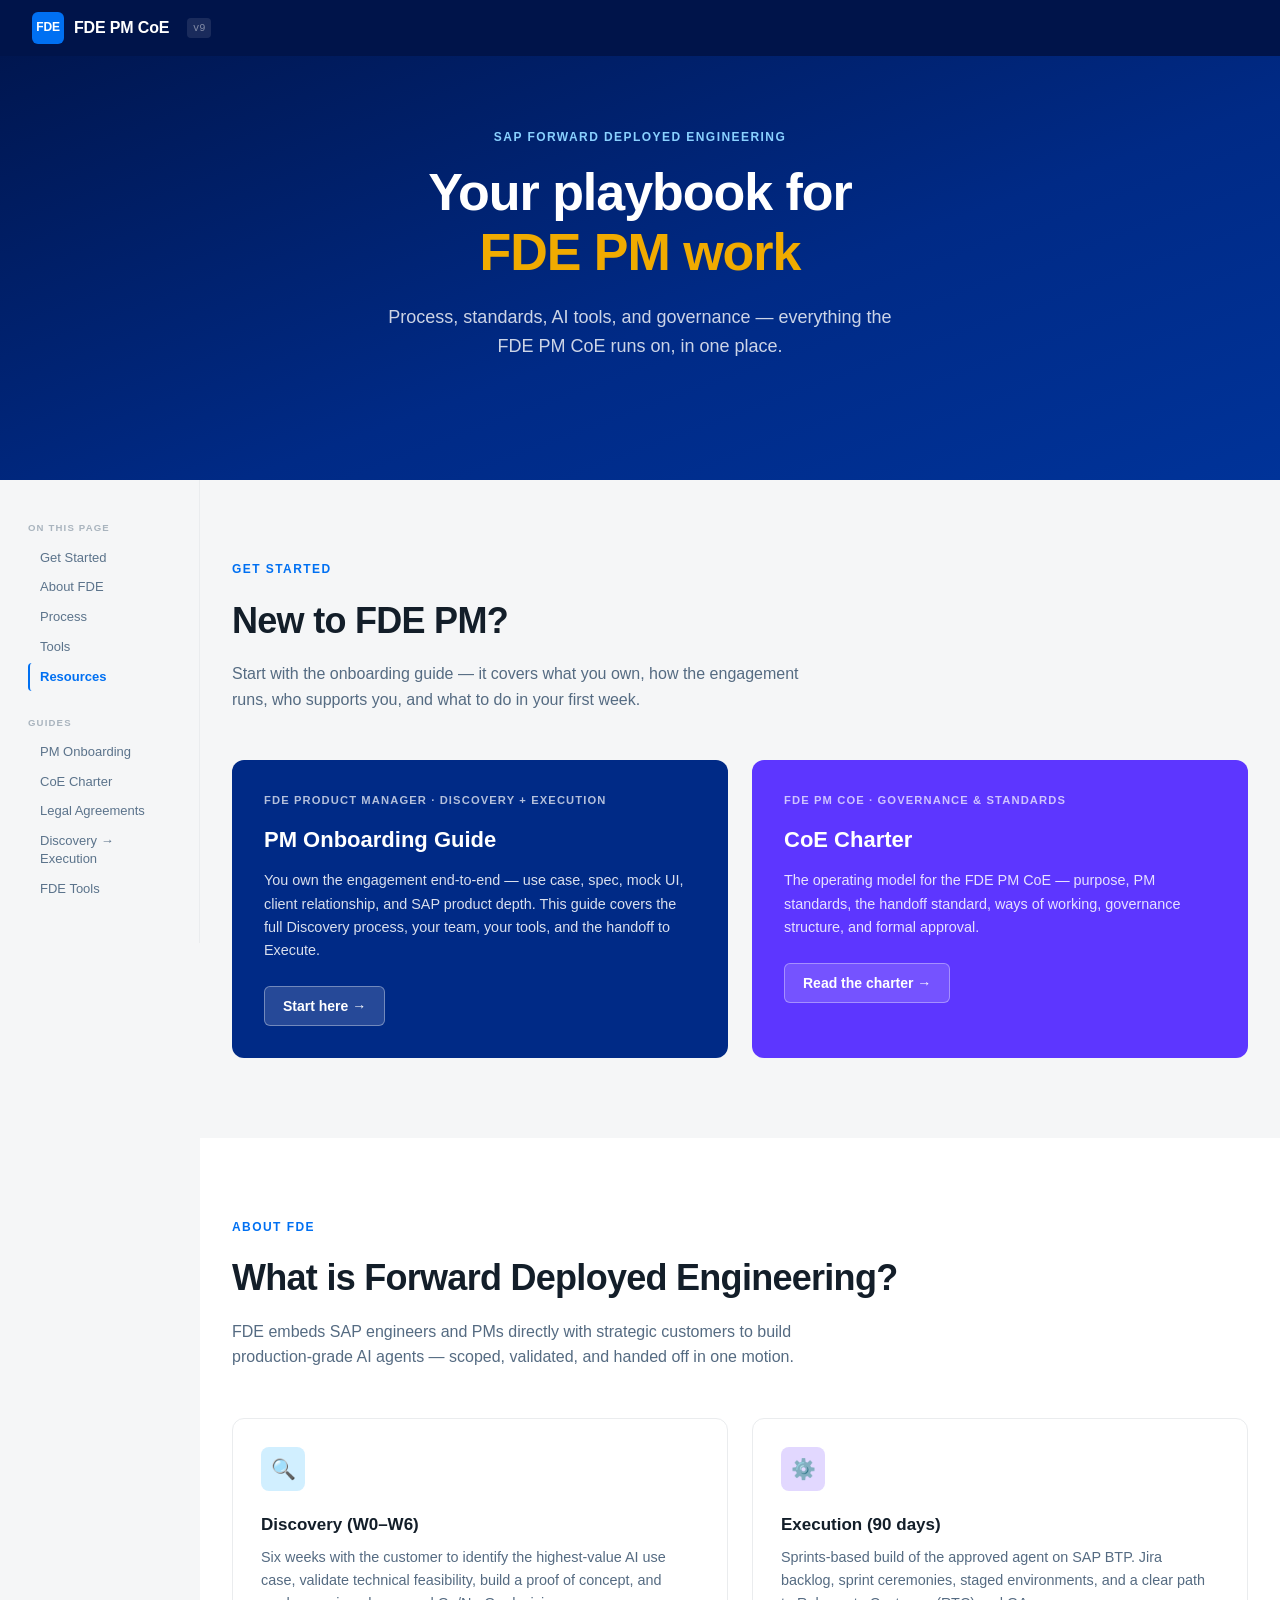
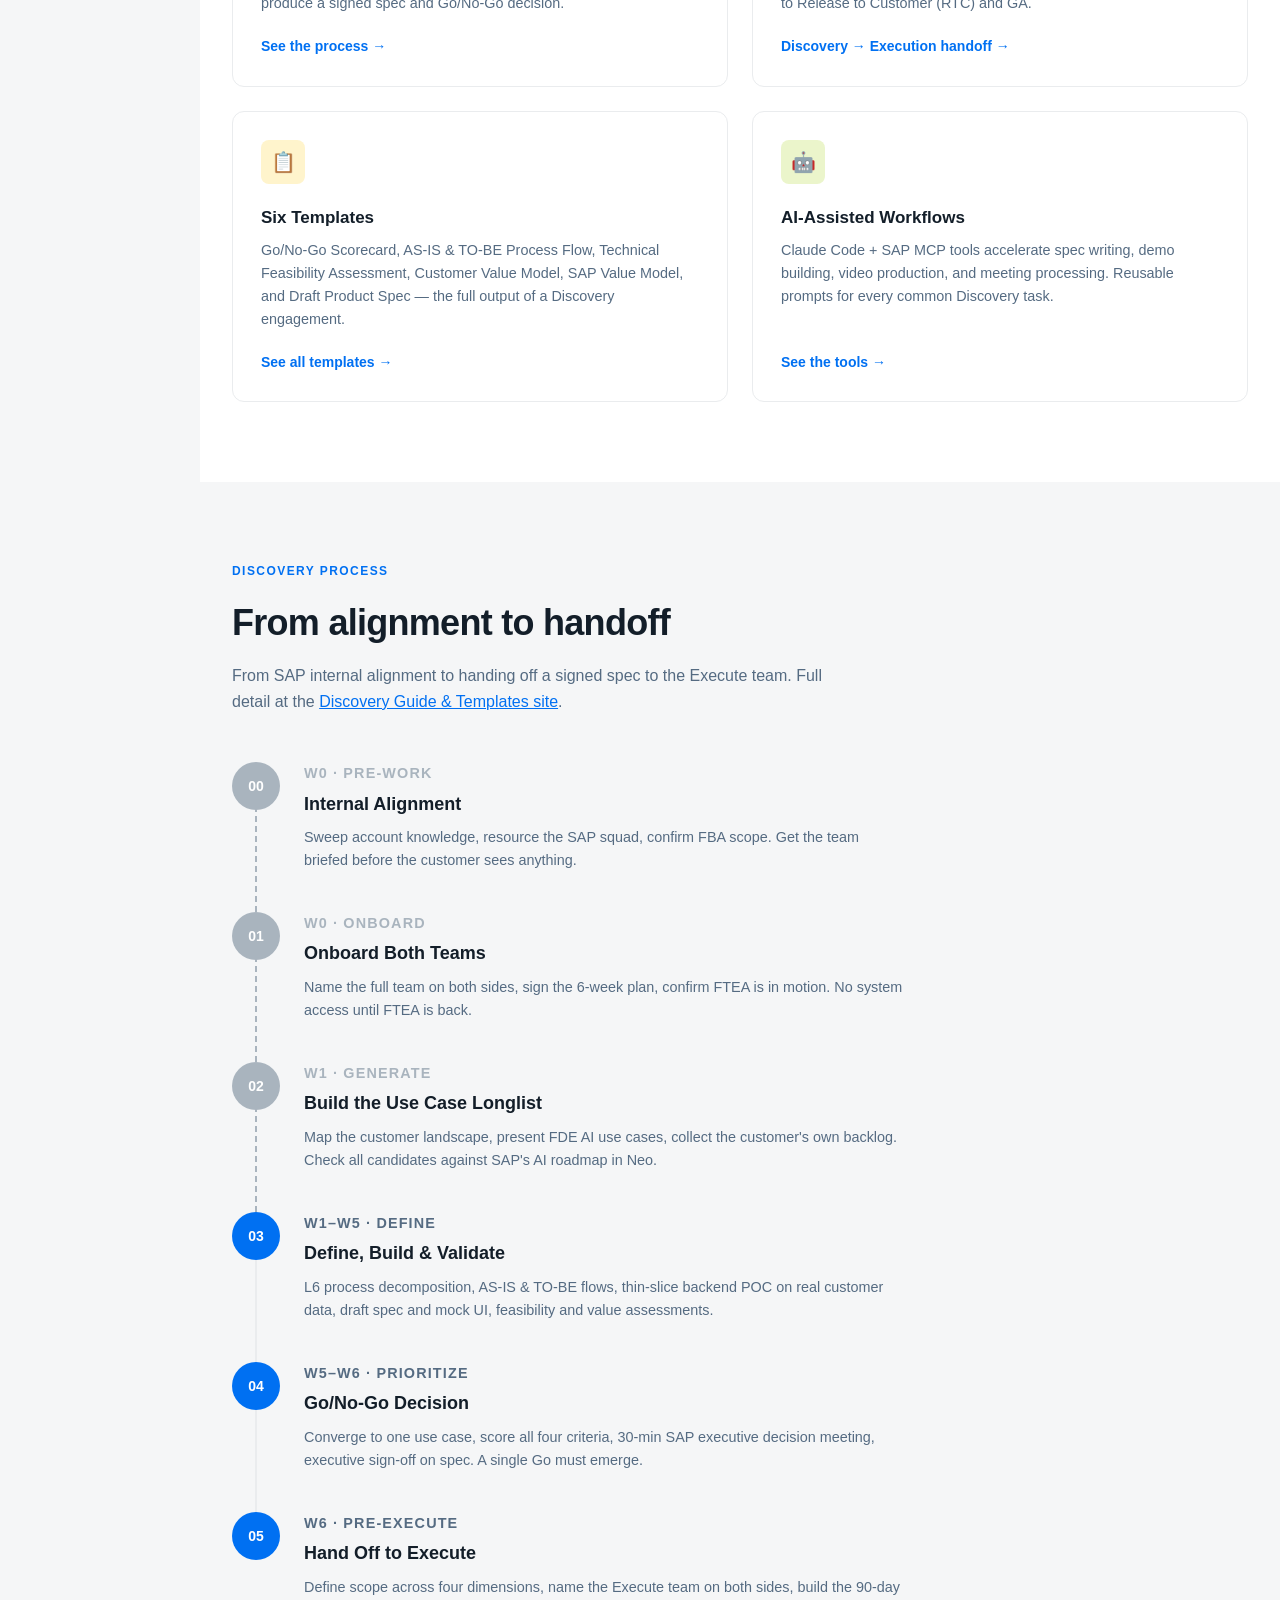
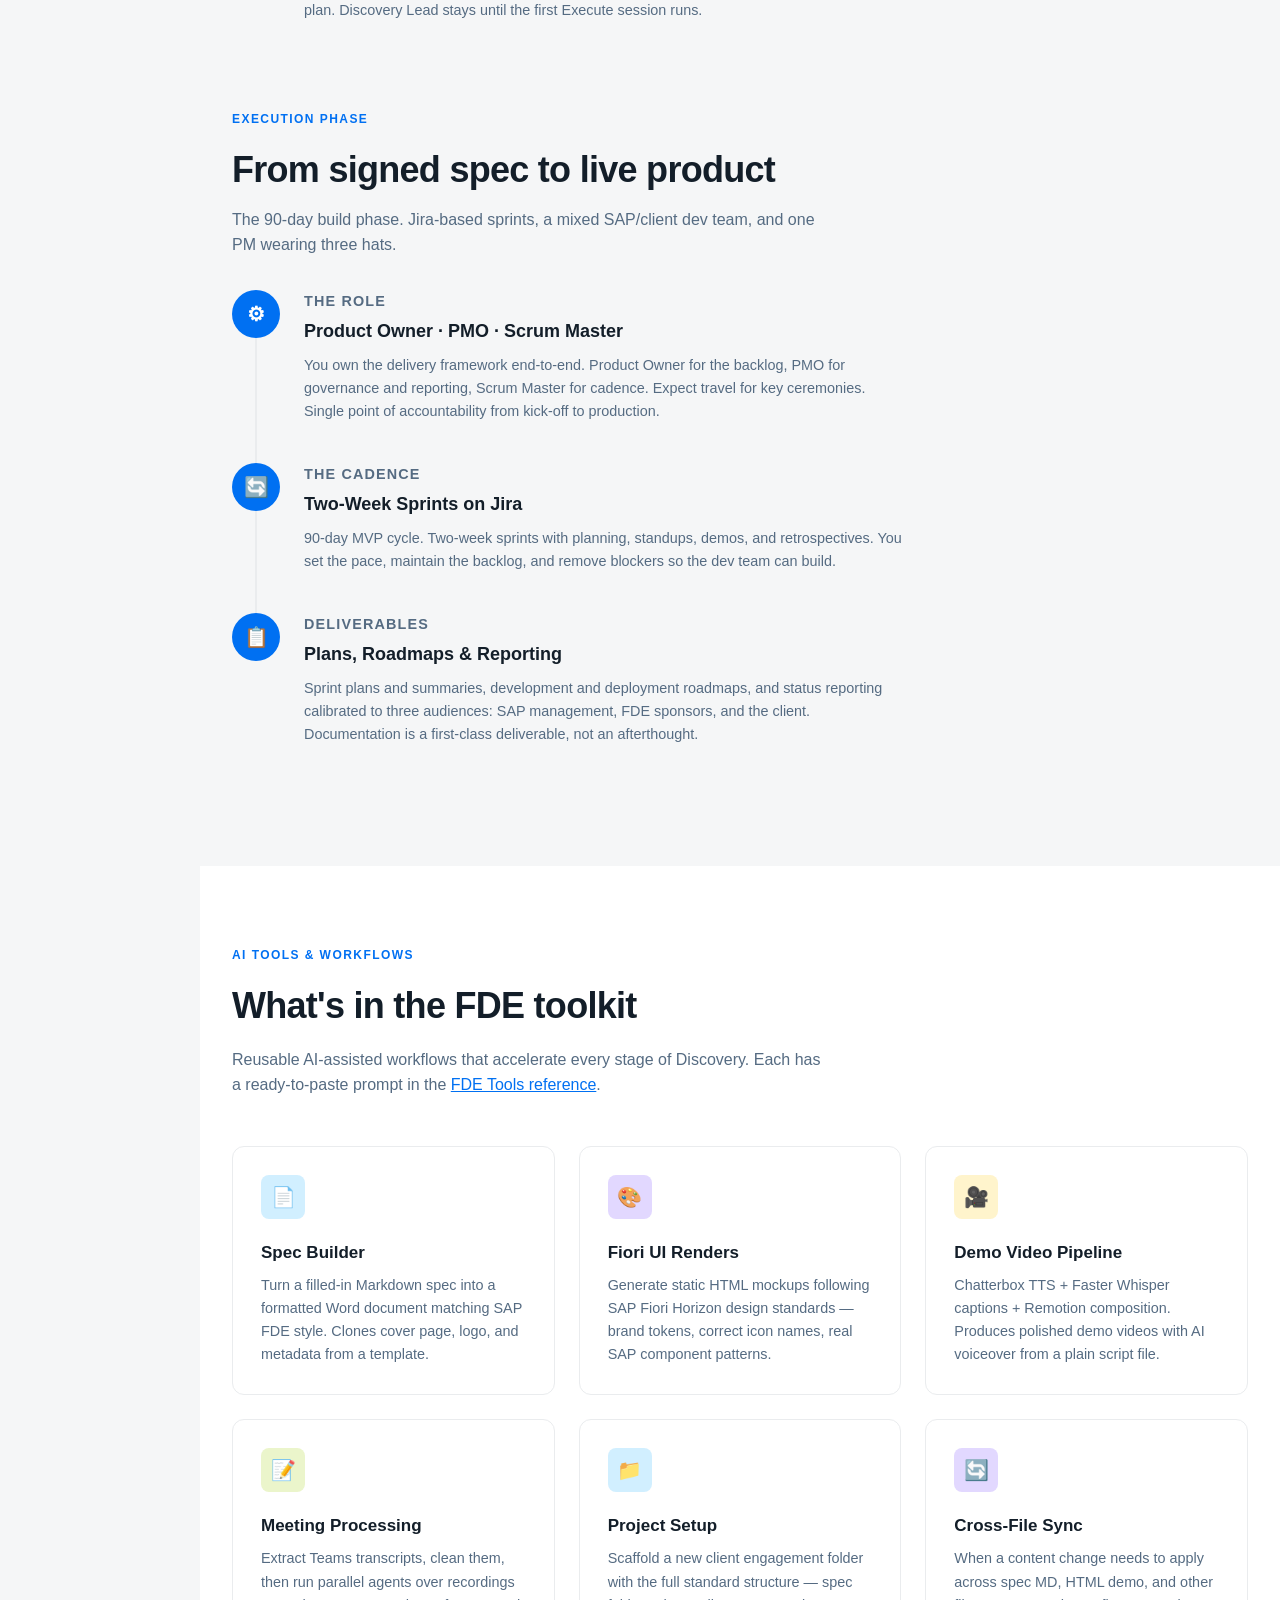
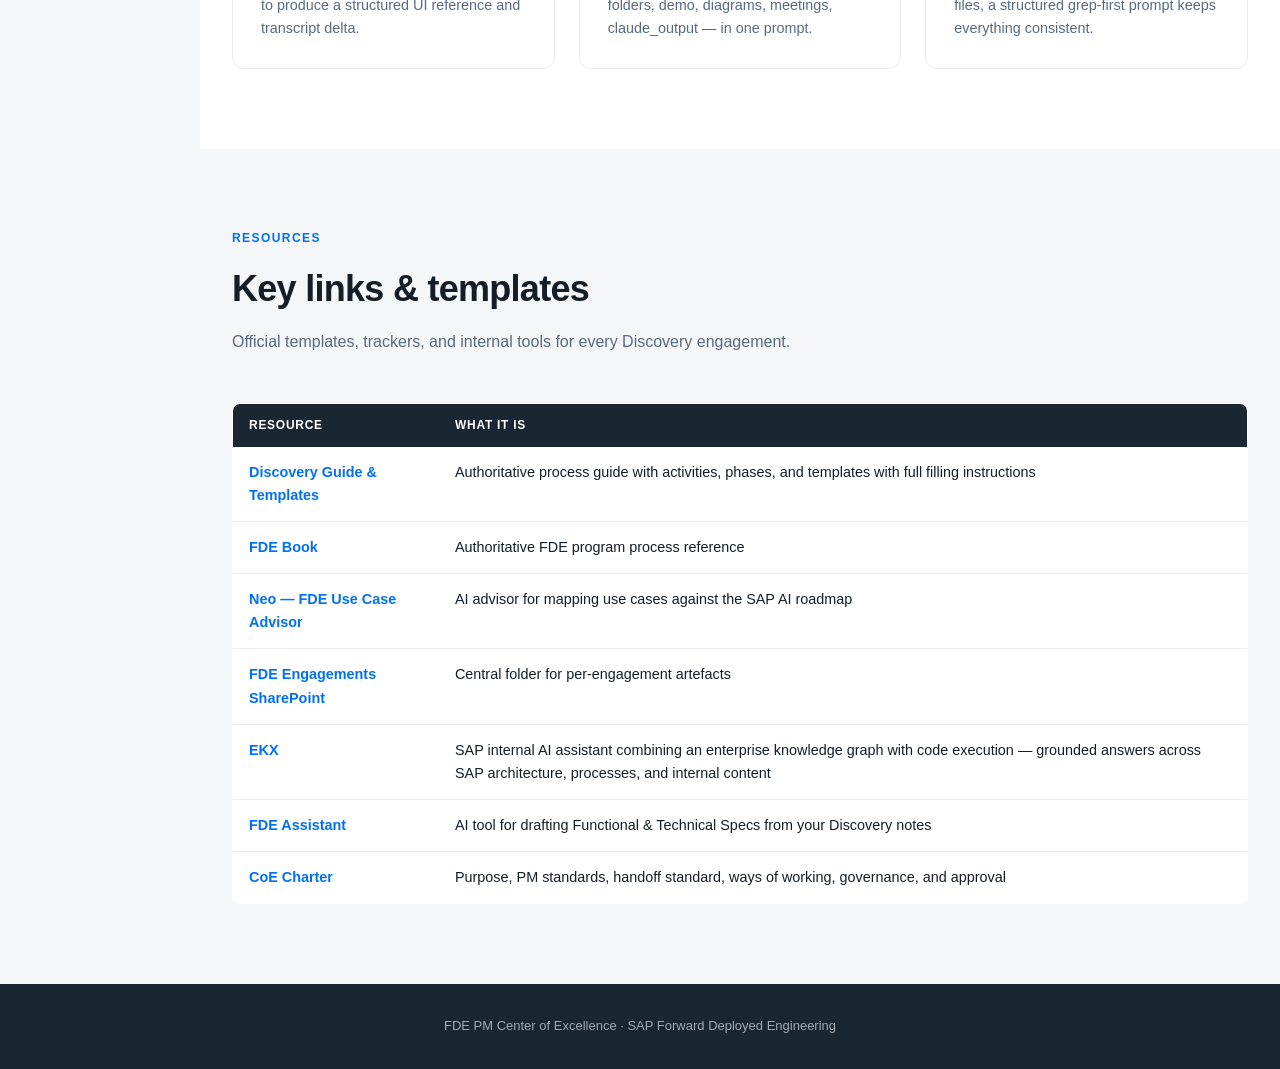
<file: docs/index.html>
<!DOCTYPE html>
<html lang="en">
<head>
  <meta charset="UTF-8" />
  <meta name="viewport" content="width=device-width, initial-scale=1.0" />
  <title>FDE PM CoE — Forward Deployed Engineering</title>
  <link rel="stylesheet" href="styles/main.css" />
</head>
<body>

  <!-- Nav -->
  <nav class="nav">
    <a class="nav-brand" href="index.html">
      <div class="nav-logo">FDE</div>
      <span class="nav-title">FDE PM CoE</span>
      <span class="nav-version">v9</span>
    </a>
    <ul class="nav-links"></ul>
  </nav>

  <!-- Hero -->
  <section class="hero">
    <p class="hero-eyebrow">SAP Forward Deployed Engineering</p>
    <h1>Your playbook for<br><span>FDE PM work</span></h1>
    <p class="hero-sub">
      Process, standards, AI tools, and governance — everything the FDE PM CoE runs on, in one place.
    </p>
  </section>

  <!-- Index layout: sidebar + content -->
  <div class="index-layout">

  <!-- Sidebar -->
  <aside class="index-sidebar">
    <p class="sidebar-label">On this page</p>
    <nav>
      <a href="#get-started">Get Started</a>
      <a href="#about-fde">About FDE</a>
      <a href="#process">Process</a>
      <a href="#tools">Tools</a>
      <a href="#resources">Resources</a>
    </nav>

    <p class="sidebar-label">Guides</p>
    <nav>
      <a href="guides/pm-onboarding.html">PM Onboarding</a>
      <a href="guides/charter.html">CoE Charter</a>
      <a href="guides/legal.html">Legal Agreements</a>
      <a href="guides/discovery-to-execution.html">Discovery → Execution</a>
      <a href="guides/fde-tools.html">FDE Tools</a>
    </nav>
  </aside>

  <!-- Main content -->
  <div class="index-content">

  <!-- Get Started — role paths -->
  <section class="section" id="get-started">
    <p class="section-eyebrow">Get Started</p>
    <h2 class="section-title">New to FDE PM?</h2>
    <p class="section-sub">Start with the onboarding guide — it covers what you own, how the engagement runs, who supports you, and what to do in your first week.</p>

    <div class="role-card-row">
      <a href="guides/pm-onboarding.html" class="role-card pm">
        <p class="role-tag">FDE Product Manager · Discovery + Execution</p>
        <h3>PM Onboarding Guide</h3>
        <p>
          You own the engagement end-to-end — use case, spec, mock UI, client relationship,
          and SAP product depth. This guide covers the full Discovery process, your team,
          your tools, and the handoff to Execute.
        </p>
        <span class="btn-role">Start here →</span>
      </a>

      <a href="guides/charter.html" class="role-card sme">
        <p class="role-tag">FDE PM CoE · Governance &amp; Standards</p>
        <h3>CoE Charter</h3>
        <p>
          The operating model for the FDE PM CoE — purpose, PM standards, the handoff
          standard, ways of working, governance structure, and formal approval.
        </p>
        <span class="btn-role">Read the charter →</span>
      </a>
    </div>
  </section>

  <!-- What is FDE? -->
  <div class="section-full" id="about-fde">
    <div class="section-inner">
      <p class="section-eyebrow">About FDE</p>
      <h2 class="section-title">What is Forward Deployed Engineering?</h2>
      <p class="section-sub">
        FDE embeds SAP engineers and PMs directly with strategic customers to build
        production-grade AI agents — scoped, validated, and handed off in one motion.
      </p>

      <div class="card-grid card-grid-2">
        <div class="card">
          <div class="card-icon icon-blue">🔍</div>
          <h3>Discovery (W0–W6)</h3>
          <p>
            Six weeks with the customer to identify the highest-value AI use case,
            validate technical feasibility, build a proof of concept, and produce
            a signed spec and Go/No-Go decision.
          </p>
          <a href="#process" class="card-link">See the process →</a>
        </div>

        <div class="card">
          <div class="card-icon icon-indigo">⚙️</div>
          <h3>Execution (90 days)</h3>
          <p>
            Sprints-based build of the approved agent on SAP BTP. Jira backlog,
            sprint ceremonies, staged environments, and a clear path to
            Release to Customer (RTC) and GA.
          </p>
          <a href="guides/discovery-to-execution.html" class="card-link">Discovery → Execution handoff →</a>
        </div>

        <div class="card">
          <div class="card-icon icon-gold">📋</div>
          <h3>Six Templates</h3>
          <p>
            Go/No-Go Scorecard, AS-IS &amp; TO-BE Process Flow, Technical Feasibility
            Assessment, Customer Value Model, SAP Value Model, and Draft Product Spec —
            the full output of a Discovery engagement.
          </p>
          <a href="#resources" class="card-link">See all templates →</a>
        </div>

        <div class="card">
          <div class="card-icon icon-green">🤖</div>
          <h3>AI-Assisted Workflows</h3>
          <p>
            Claude Code + SAP MCP tools accelerate spec writing, demo building,
            video production, and meeting processing. Reusable prompts for every
            common Discovery task.
          </p>
          <a href="#tools" class="card-link">See the tools →</a>
        </div>
      </div>
    </div>
  </div>

  <!-- Process overview -->
  <section class="section" id="process">
    <p class="section-eyebrow">Discovery Process</p>
    <h2 class="section-title">From alignment to handoff</h2>
    <p class="section-sub">
      From SAP internal alignment to handing off a signed spec to the Execute team.
      Full detail at the <a href="https://fde-product-discovery.cfapps.eu10-004.hana.ondemand.com/" style="color:var(--blue-7)">Discovery Guide & Templates site</a>.
    </p>

    <div class="phase-list">
      <div class="phase-item pre-pm">
        <div class="phase-dot">00</div>
        <div class="phase-line"></div>
        <div class="phase-content">
          <p class="phase-label">W0 · Pre-work</p>
          <h3>Internal Alignment</h3>
          <p>Sweep account knowledge, resource the SAP squad, confirm FBA scope. Get the team briefed before the customer sees anything.</p>
        </div>
      </div>

      <div class="phase-item pre-pm">
        <div class="phase-dot">01</div>
        <div class="phase-line"></div>
        <div class="phase-content">
          <p class="phase-label">W0 · Onboard</p>
          <h3>Onboard Both Teams</h3>
          <p>Name the full team on both sides, sign the 6-week plan, confirm FTEA is in motion. No system access until FTEA is back.</p>
        </div>
      </div>

      <div class="phase-item pre-pm">
        <div class="phase-dot">02</div>
        <div class="phase-line"></div>
        <div class="phase-content">
          <p class="phase-label">W1 · Generate</p>
          <h3>Build the Use Case Longlist</h3>
          <p>Map the customer landscape, present FDE AI use cases, collect the customer's own backlog. Check all candidates against SAP's AI roadmap in Neo.</p>
        </div>
      </div>

      <div class="phase-item">
        <div class="phase-dot">03</div>
        <div class="phase-line"></div>
        <div class="phase-content">
          <p class="phase-label">W1–W5 · Define</p>
          <h3>Define, Build &amp; Validate</h3>
          <p>L6 process decomposition, AS-IS &amp; TO-BE flows, thin-slice backend POC on real customer data, draft spec and mock UI, feasibility and value assessments.</p>
        </div>
      </div>

      <div class="phase-item">
        <div class="phase-dot">04</div>
        <div class="phase-line"></div>
        <div class="phase-content">
          <p class="phase-label">W5–W6 · Prioritize</p>
          <h3>Go/No-Go Decision</h3>
          <p>Converge to one use case, score all four criteria, 30-min SAP executive decision meeting, executive sign-off on spec. A single Go must emerge.</p>
        </div>
      </div>

      <div class="phase-item">
        <div class="phase-dot">05</div>
        <div class="phase-content">
          <p class="phase-label">W6 · Pre-Execute</p>
          <h3>Hand Off to Execute</h3>
          <p>Define scope across four dimensions, name the Execute team on both sides, build the 90-day plan. Discovery Lead stays until the first Execute session runs.</p>
        </div>
      </div>
    </div>

    <div class="phase-divider">
      <p class="section-eyebrow" style="margin-top: 3rem;">Execution Phase</p>
      <h2 class="section-title" style="margin-bottom:0.5rem;">From signed spec to live product</h2>
      <p class="section-sub" style="margin-bottom:2rem;">
        The 90-day build phase. Jira-based sprints, a mixed SAP/client dev team, and one PM wearing three hats.
      </p>
    </div>

    <div class="phase-list">
      <div class="phase-item">
        <div class="phase-dot" style="font-size:1.25rem;">⚙</div>
        <div class="phase-line"></div>
        <div class="phase-content">
          <p class="phase-label">The Role</p>
          <h3>Product Owner · PMO · Scrum Master</h3>
          <p>You own the delivery framework end-to-end. Product Owner for the backlog, PMO for governance and reporting, Scrum Master for cadence. Expect travel for key ceremonies. Single point of accountability from kick-off to production.</p>
        </div>
      </div>

      <div class="phase-item">
        <div class="phase-dot" style="font-size:1.25rem;">🔄</div>
        <div class="phase-line"></div>
        <div class="phase-content">
          <p class="phase-label">The Cadence</p>
          <h3>Two-Week Sprints on Jira</h3>
          <p>90-day MVP cycle. Two-week sprints with planning, standups, demos, and retrospectives. You set the pace, maintain the backlog, and remove blockers so the dev team can build.</p>
        </div>
      </div>

      <div class="phase-item">
        <div class="phase-dot" style="font-size:1.25rem;">📋</div>
        <div class="phase-content">
          <p class="phase-label">Deliverables</p>
          <h3>Plans, Roadmaps &amp; Reporting</h3>
          <p>Sprint plans and summaries, development and deployment roadmaps, and status reporting calibrated to three audiences: SAP management, FDE sponsors, and the client. Documentation is a first-class deliverable, not an afterthought.</p>
        </div>
      </div>
    </div>
  </section>

  <!-- Tools -->
  <div class="section-full" id="tools">
    <div class="section-inner">
      <p class="section-eyebrow">AI Tools &amp; Workflows</p>
      <h2 class="section-title">What's in the FDE toolkit</h2>
      <p class="section-sub">
        Reusable AI-assisted workflows that accelerate every stage of Discovery.
        Each has a ready-to-paste prompt in the <a href="guides/fde-tools.html" style="color:var(--blue-7)">FDE Tools reference</a>.
      </p>

      <div class="card-grid">
        <div class="card">
          <div class="card-icon icon-blue">📄</div>
          <h3>Spec Builder</h3>
          <p>Turn a filled-in Markdown spec into a formatted Word document matching SAP FDE style. Clones cover page, logo, and metadata from a template.</p>
        </div>

        <div class="card">
          <div class="card-icon icon-indigo">🎨</div>
          <h3>Fiori UI Renders</h3>
          <p>Generate static HTML mockups following SAP Fiori Horizon design standards — brand tokens, correct icon names, real SAP component patterns.</p>
        </div>

        <div class="card">
          <div class="card-icon icon-gold">🎥</div>
          <h3>Demo Video Pipeline</h3>
          <p>Chatterbox TTS + Faster Whisper captions + Remotion composition. Produces polished demo videos with AI voiceover from a plain script file.</p>
        </div>

        <div class="card">
          <div class="card-icon icon-green">📝</div>
          <h3>Meeting Processing</h3>
          <p>Extract Teams transcripts, clean them, then run parallel agents over recordings to produce a structured UI reference and transcript delta.</p>
        </div>

        <div class="card">
          <div class="card-icon icon-blue">📁</div>
          <h3>Project Setup</h3>
          <p>Scaffold a new client engagement folder with the full standard structure — spec folders, demo, diagrams, meetings, claude_output — in one prompt.</p>
        </div>

        <div class="card">
          <div class="card-icon icon-indigo">🔄</div>
          <h3>Cross-File Sync</h3>
          <p>When a content change needs to apply across spec MD, HTML demo, and other files, a structured grep-first prompt keeps everything consistent.</p>
        </div>
      </div>
    </div>
  </div>

  <!-- Resources -->
  <section class="section" id="resources">
    <p class="section-eyebrow">Resources</p>
    <h2 class="section-title">Key links &amp; templates</h2>
    <p class="section-sub">Official templates, trackers, and internal tools for every Discovery engagement.</p>

    <table class="ref-table">
      <thead>
        <tr>
          <th>Resource</th>
          <th>What it is</th>
        </tr>
      </thead>
      <tbody>
        <tr>
          <td><strong><a href="https://fde-product-discovery.cfapps.eu10-004.hana.ondemand.com/" target="_blank">Discovery Guide &amp; Templates</a></strong></td>
          <td>Authoritative process guide with activities, phases, and templates with full filling instructions</td>
        </tr>
        <tr>
          <td><strong><a href="https://pages.github.tools.sap/I511648/book-of-fde/process-steps/overview/" target="_blank">FDE Book</a></strong></td>
          <td>Authoritative FDE program process reference</td>
        </tr>
        <tr>
          <td><strong><a href="https://url.sap/wyph0c" target="_blank">Neo — FDE Use Case Advisor</a></strong></td>
          <td>AI advisor for mapping use cases against the SAP AI roadmap</td>
        </tr>
        <tr>
          <td><strong><a href="https://url.sap/yaudh2" target="_blank">FDE Engagements SharePoint</a></strong></td>
          <td>Central folder for per-engagement artefacts</td>
        </tr>
        <tr>
          <td><strong><a href="https://ekx.cloud.sap/chat" target="_blank">EKX</a></strong></td>
          <td>SAP internal AI assistant combining an enterprise knowledge graph with code execution — grounded answers across SAP architecture, processes, and internal content</td>
        </tr>
        <tr>
          <td><strong><a href="https://fde-assistant.cfapps.eu10-004.hana.ondemand.com/" target="_blank">FDE Assistant</a></strong></td>
          <td>AI tool for drafting Functional &amp; Technical Specs from your Discovery notes</td>
        </tr>
        <tr>
          <td><strong><a href="guides/charter.html">CoE Charter</a></strong></td>
          <td>Purpose, PM standards, handoff standard, ways of working, governance, and approval</td>
        </tr>
      </tbody>
    </table>
  </section>

  </div><!-- /.index-content -->
  </div><!-- /.index-layout -->

  <!-- Footer -->
  <footer>
    <p>FDE PM Center of Excellence · SAP Forward Deployed Engineering</p>
  </footer>

  <script>
    const sections = document.querySelectorAll('#get-started, #about-fde, #process, #tools, #resources');
    const sideLinks = document.querySelectorAll('.index-sidebar nav a');
    const obs = new IntersectionObserver(entries => {
      entries.forEach(e => {
        if (e.isIntersecting) {
          sideLinks.forEach(a => a.classList.toggle('active', a.getAttribute('href') === '#' + e.target.id));
        }
      });
    }, { rootMargin: '-20% 0px -70% 0px' });
    sections.forEach(s => obs.observe(s));
  </script>

</body>
</html>
</file>
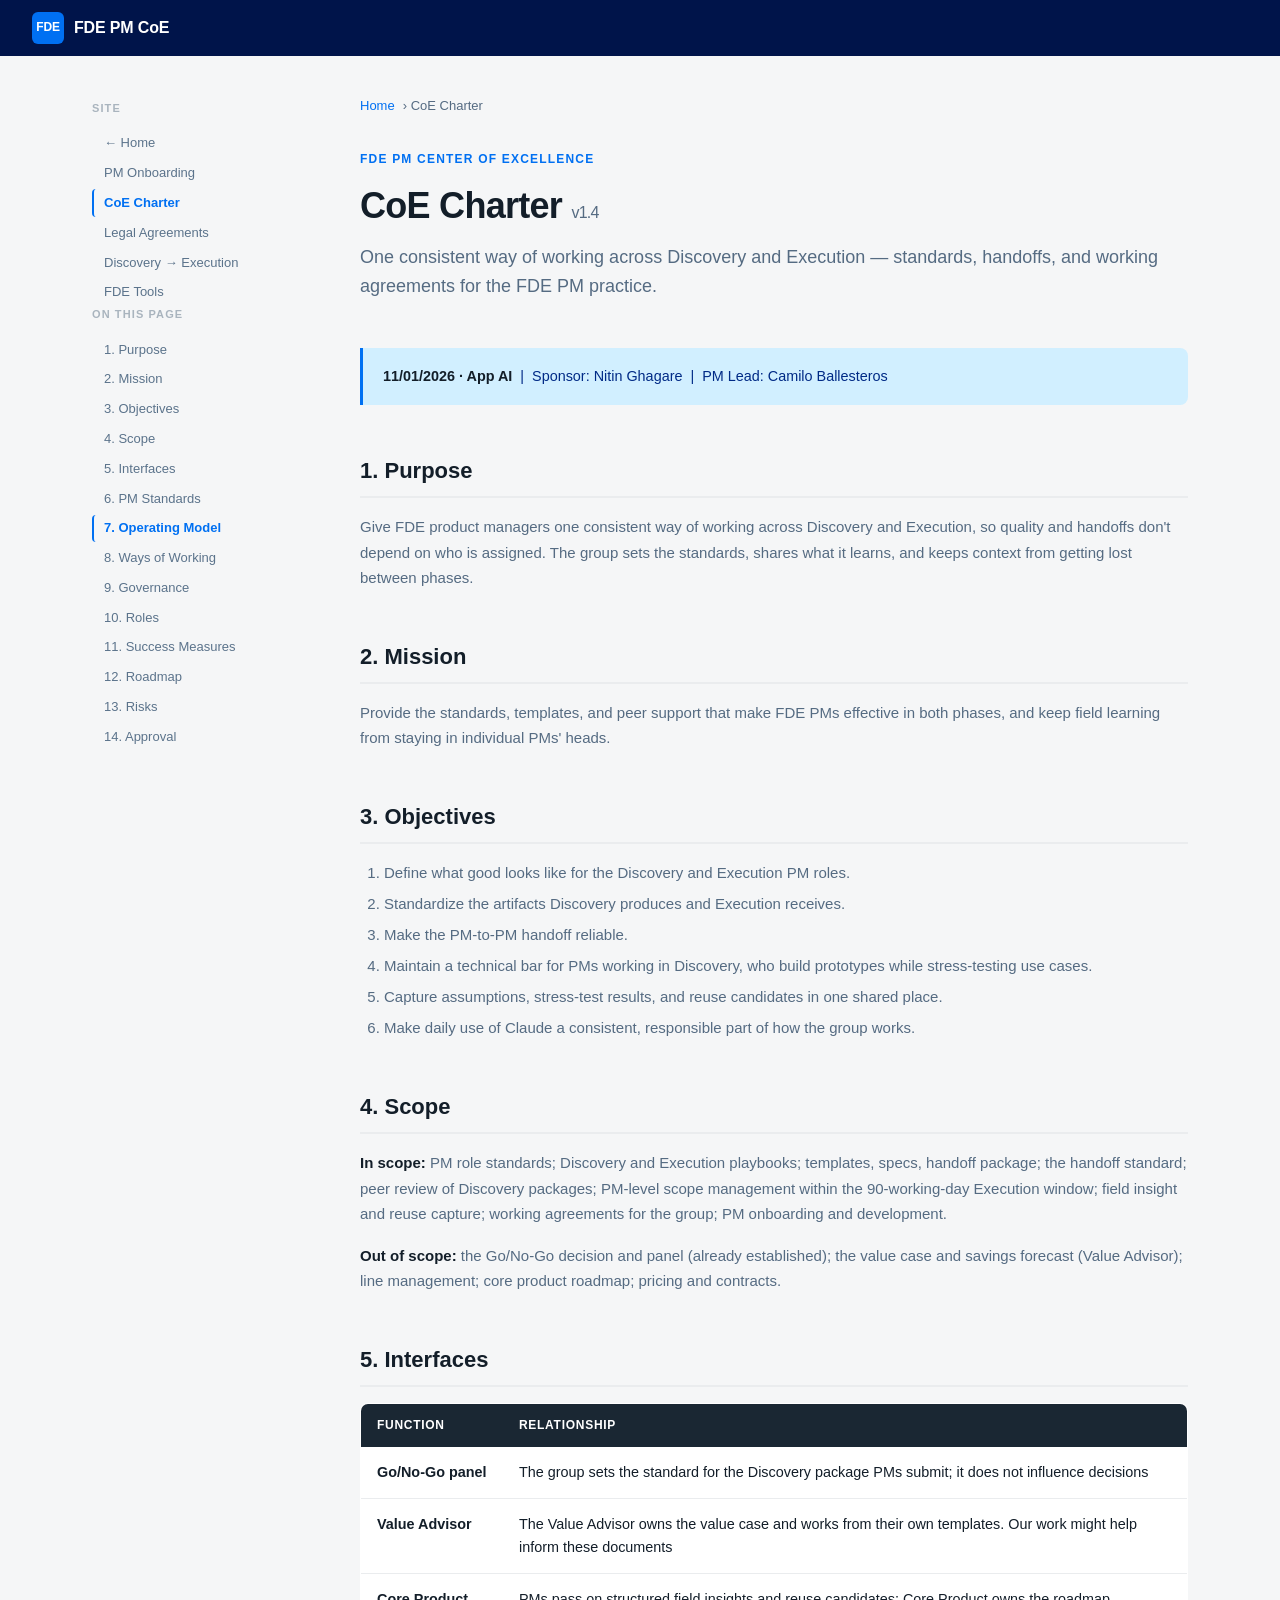
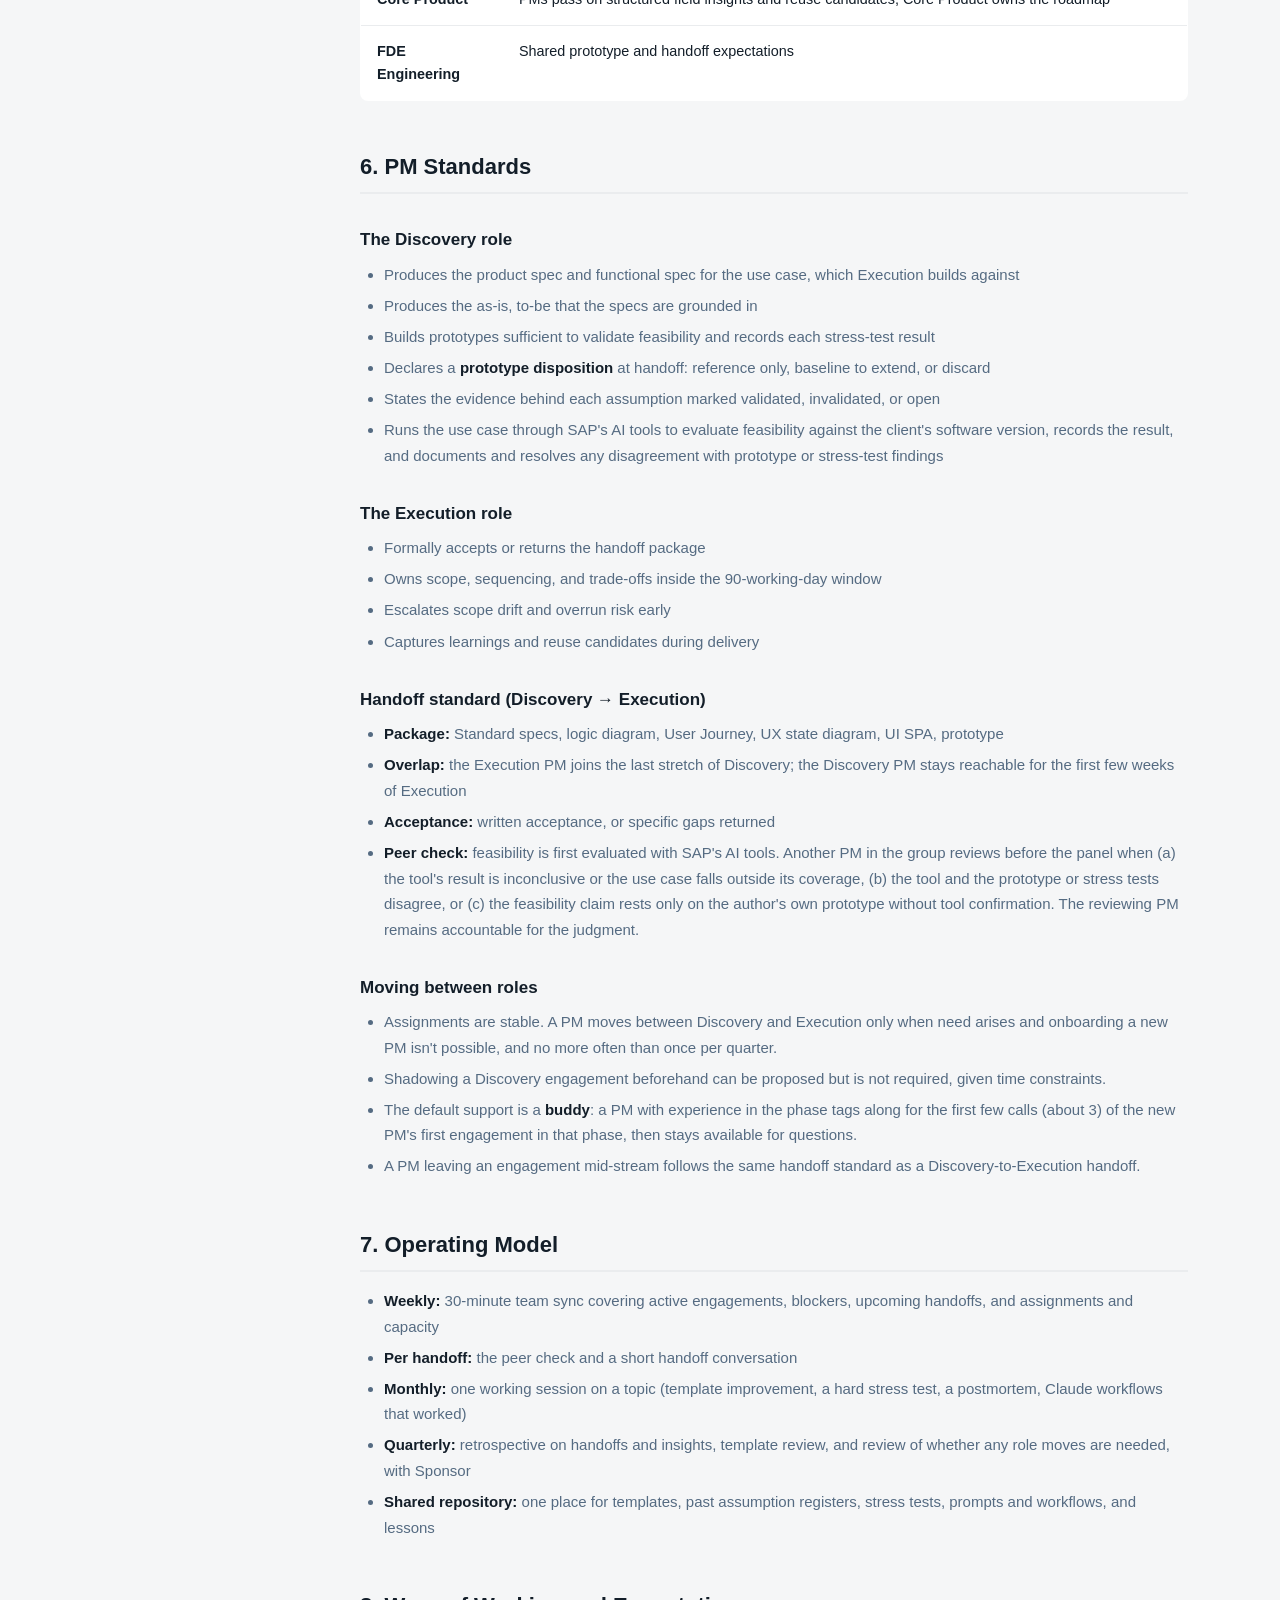
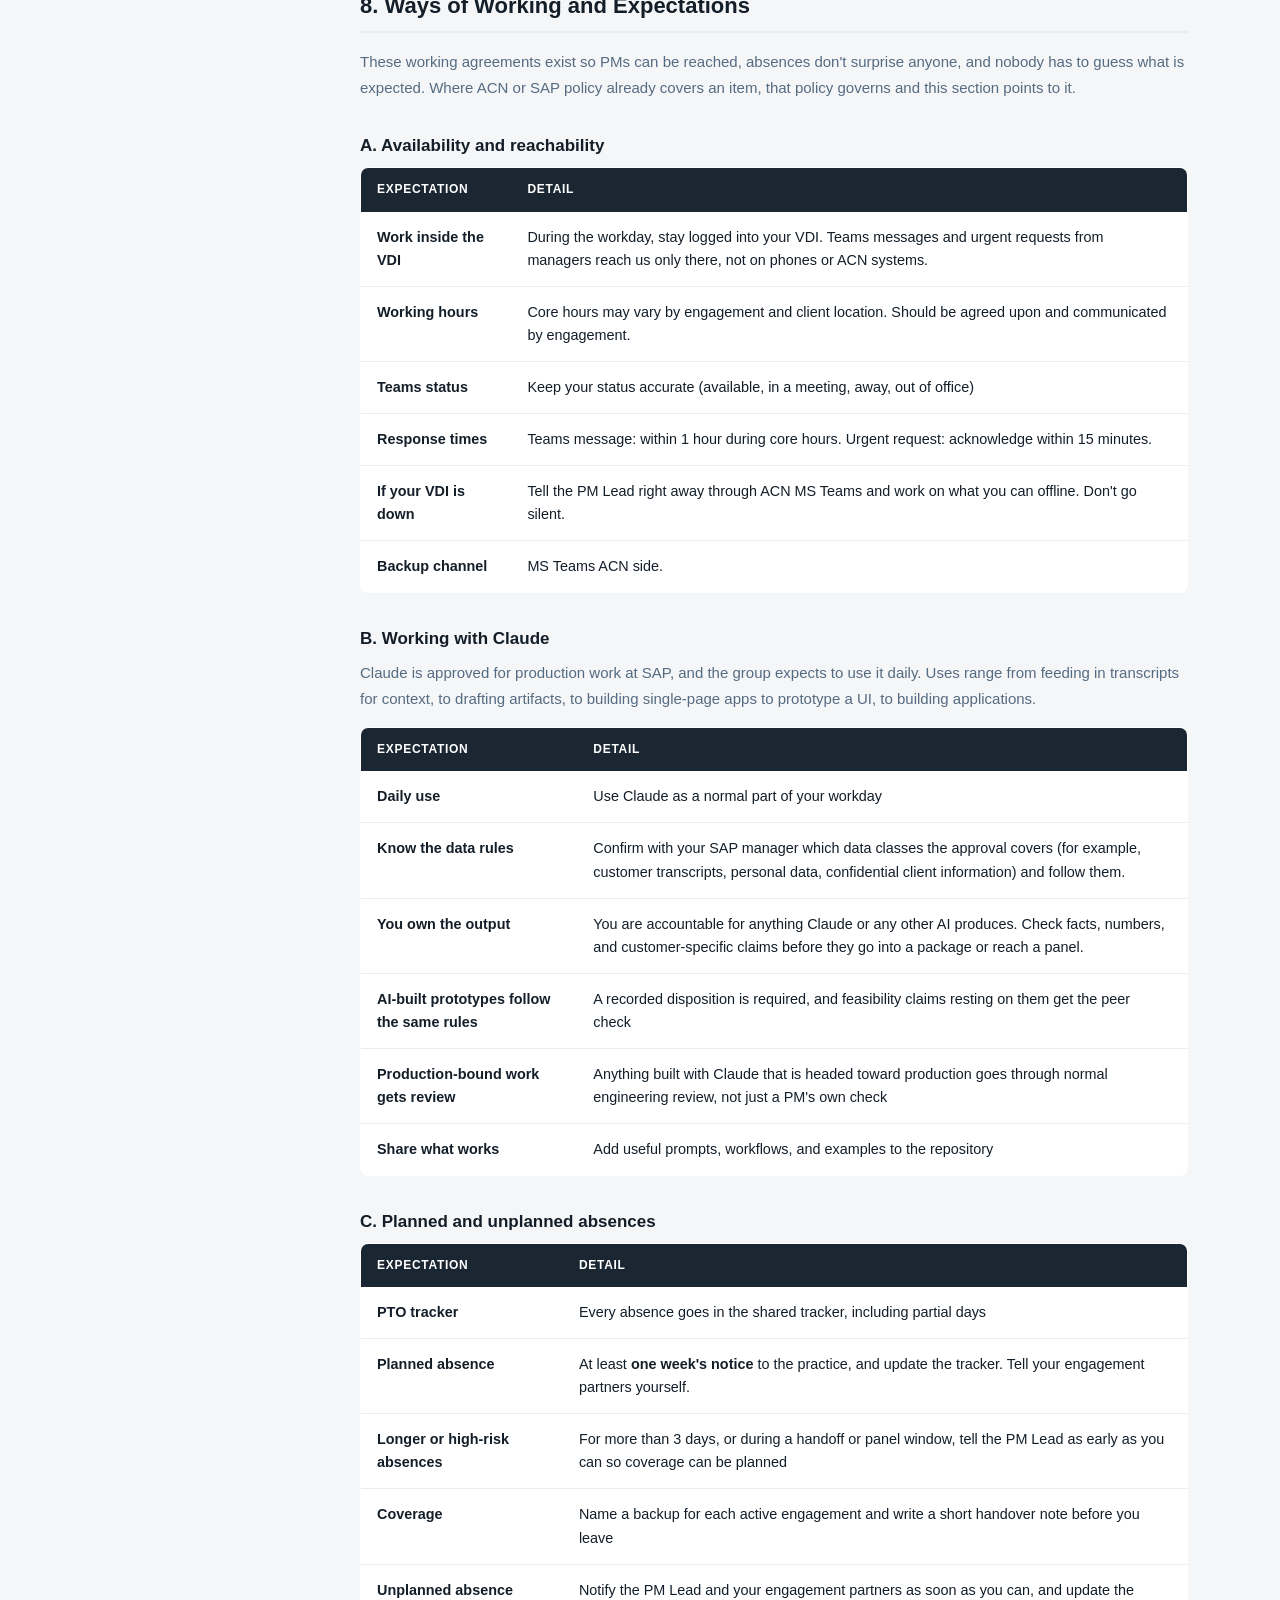
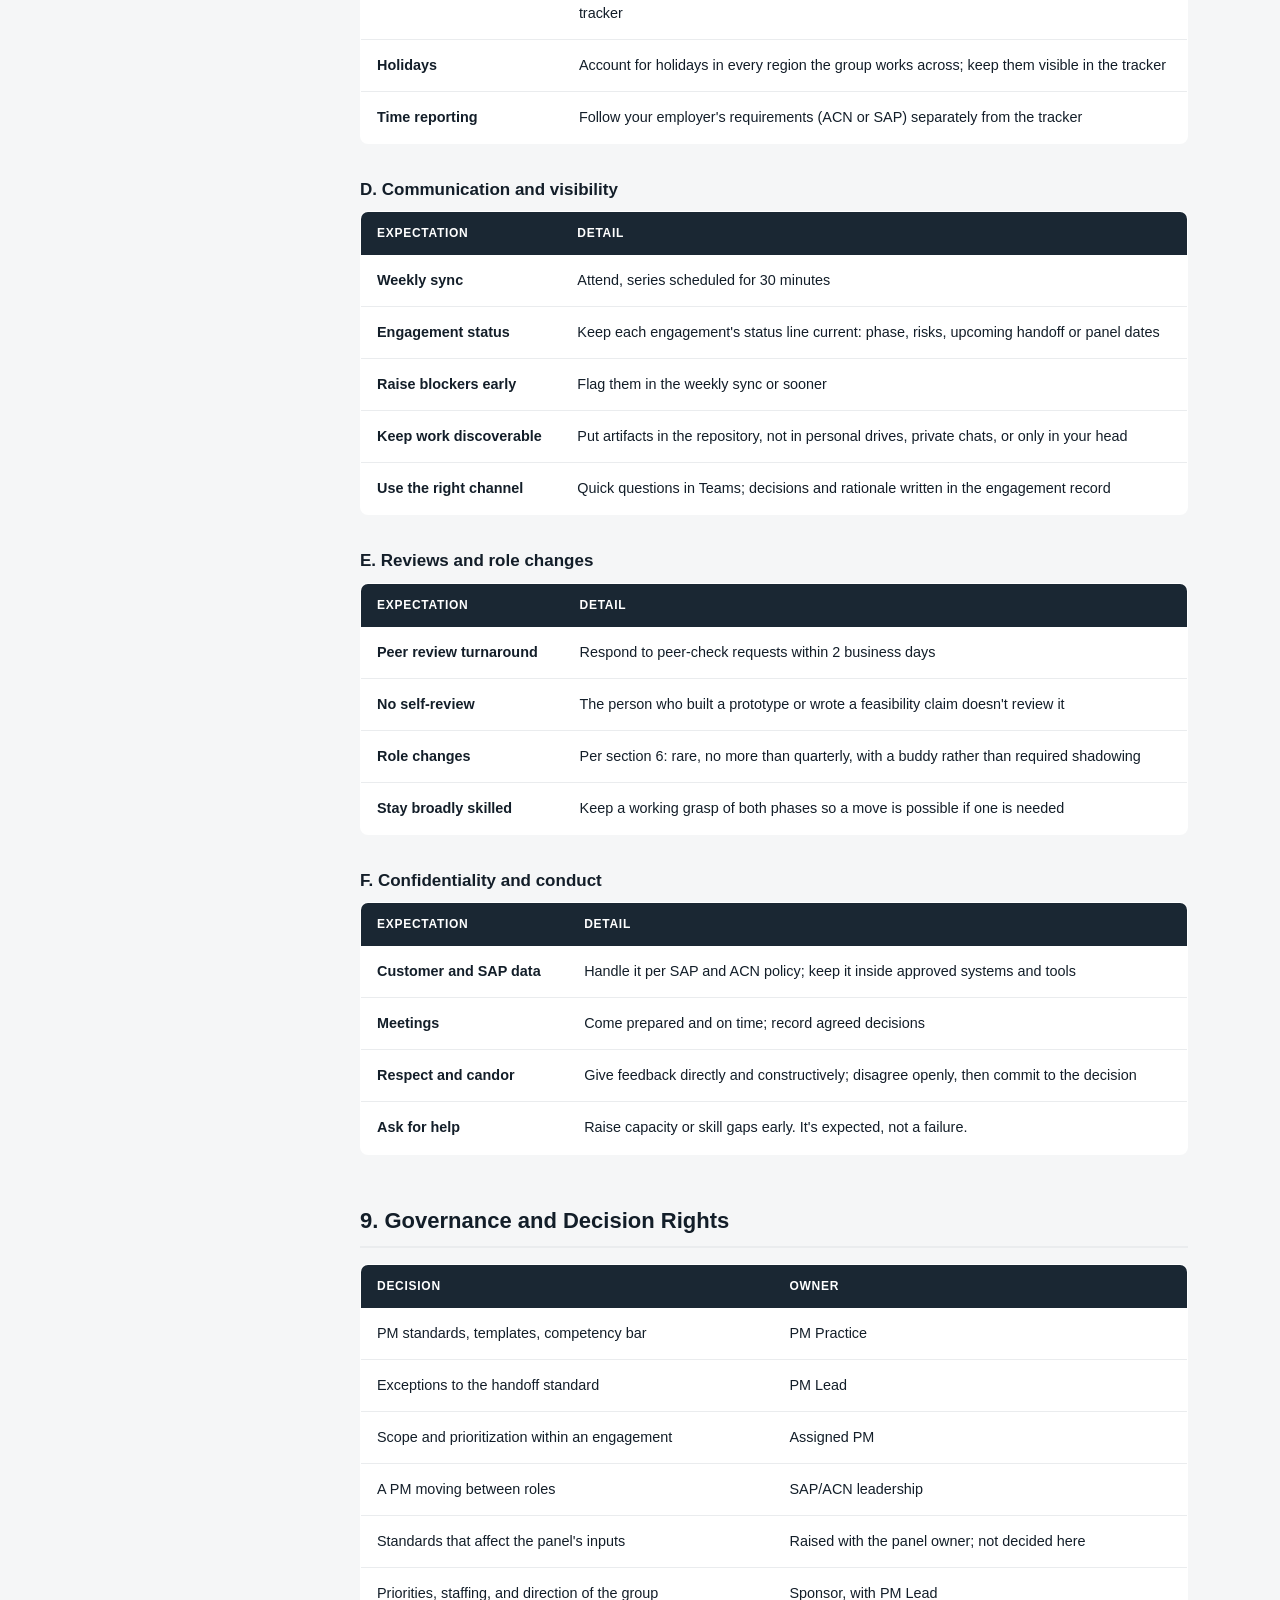
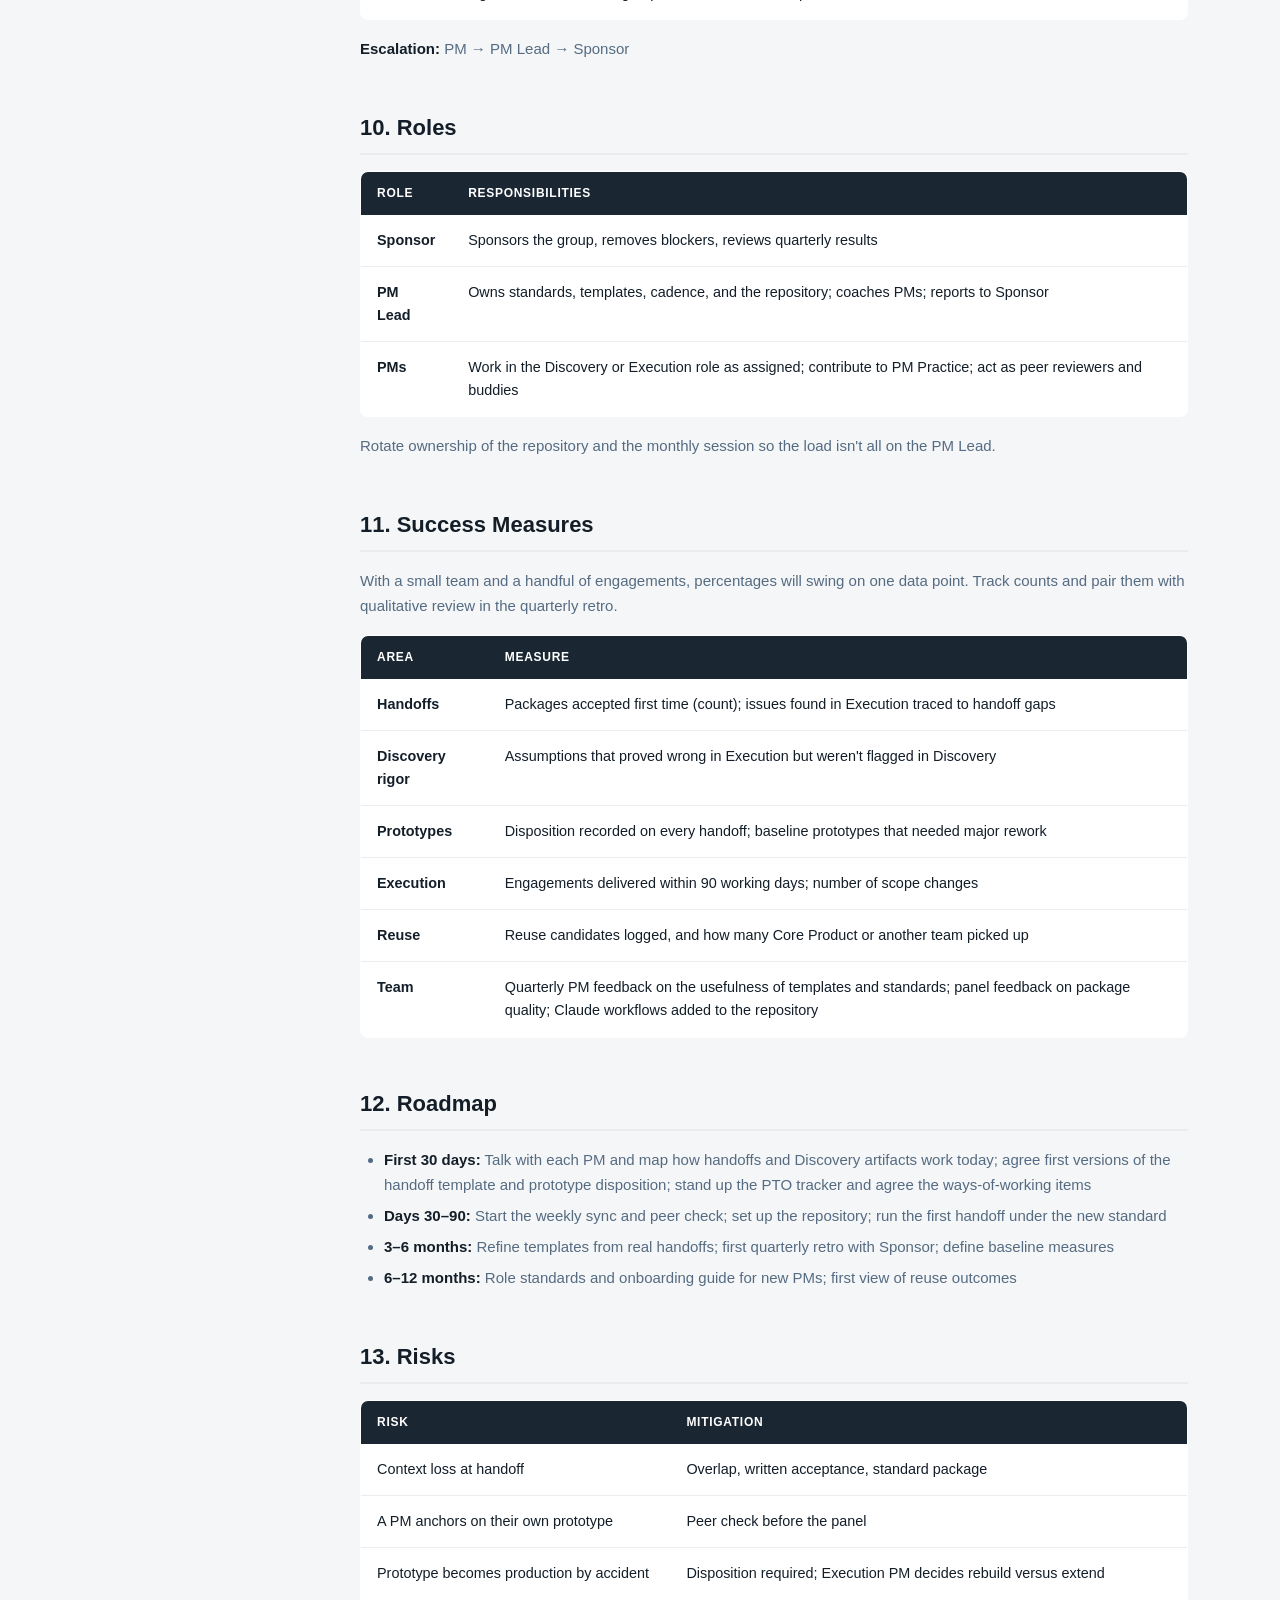
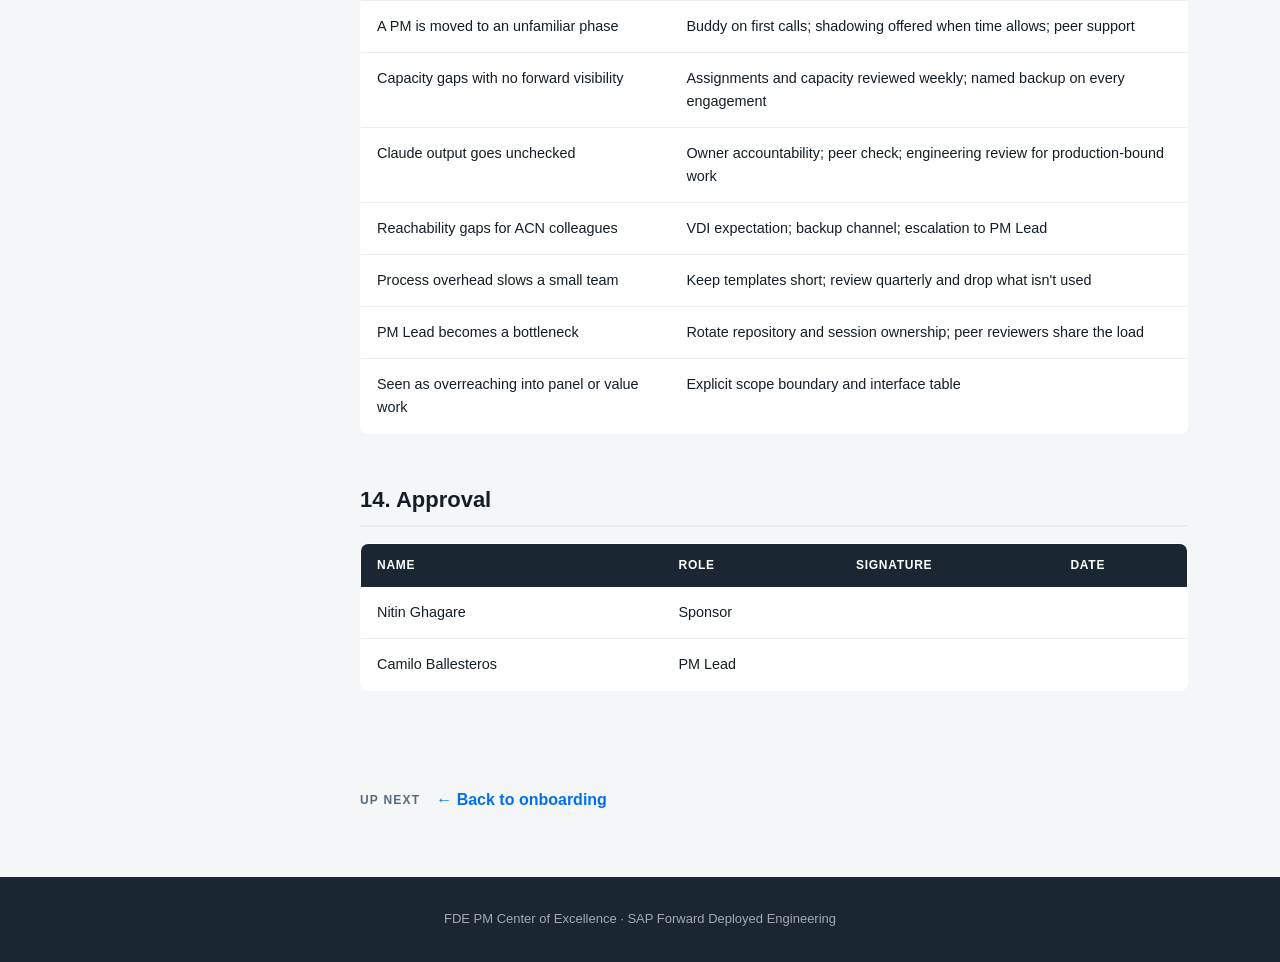
<file: docs/guides/charter.html>
<!DOCTYPE html>
<html lang="en">
<head>
  <meta charset="UTF-8" />
  <meta name="viewport" content="width=device-width, initial-scale=1.0" />
  <title>CoE Charter — FDE PM CoE</title>
  <link rel="stylesheet" href="../styles/main.css" />
</head>
<body>

  <nav class="nav">
    <a class="nav-brand" href="../index.html">
      <div class="nav-logo">FDE</div>
      <span class="nav-title">FDE PM CoE</span>
    </a>
    <ul class="nav-links"></ul>
  </nav>

  <div class="guide-layout">
  <aside class="guide-sidebar">
    <p class="sidebar-label">Site</p>
    <nav>
      <a href="../index.html">← Home</a>
      <a href="pm-onboarding.html">PM Onboarding</a>
      <a href="charter.html" class="active">CoE Charter</a>
      <a href="legal.html">Legal Agreements</a>
      <a href="discovery-to-execution.html">Discovery → Execution</a>
      <a href="fde-tools.html">FDE Tools</a>
    </nav>
    <p class="sidebar-label">On this page</p>
    <nav>
      <a href="#purpose">1. Purpose</a>
      <a href="#mission">2. Mission</a>
      <a href="#objectives">3. Objectives</a>
      <a href="#scope">4. Scope</a>
      <a href="#interfaces">5. Interfaces</a>
      <a href="#pm-standards">6. PM Standards</a>
      <a href="#operating-model">7. Operating Model</a>
      <a href="#ways-of-working">8. Ways of Working</a>
      <a href="#governance">9. Governance</a>
      <a href="#roles">10. Roles</a>
      <a href="#success-measures">11. Success Measures</a>
      <a href="#roadmap">12. Roadmap</a>
      <a href="#risks">13. Risks</a>
      <a href="#approval">14. Approval</a>
    </nav>
  </aside>

  <div class="guide-wrap">

    <div class="breadcrumb">
      <a href="../index.html">Home</a> › CoE Charter
    </div>

    <p style="font-size:0.75rem;font-weight:700;letter-spacing:0.1em;text-transform:uppercase;color:var(--blue-7);margin-bottom:0.5rem;">FDE PM Center of Excellence</p>
    <h1>CoE Charter <span style="font-size:1rem;font-weight:400;color:var(--label);">v1.4</span></h1>
    <p class="guide-lead">
      One consistent way of working across Discovery and Execution —
      standards, handoffs, and working agreements for the FDE PM practice.
    </p>

    <div class="callout">
      <p><strong>11/01/2026 · App AI</strong> &nbsp;|&nbsp; Sponsor: Nitin Ghagare &nbsp;|&nbsp; PM Lead: Camilo Ballesteros</p>
    </div>

    <!-- ── 1. Purpose ── -->
    <h2 id="purpose">1. Purpose</h2>
    <p>
      Give FDE product managers one consistent way of working across Discovery and Execution,
      so quality and handoffs don't depend on who is assigned. The group sets the standards,
      shares what it learns, and keeps context from getting lost between phases.
    </p>

    <!-- ── 2. Mission ── -->
    <h2 id="mission">2. Mission</h2>
    <p>
      Provide the standards, templates, and peer support that make FDE PMs effective in both phases,
      and keep field learning from staying in individual PMs' heads.
    </p>

    <!-- ── 3. Objectives ── -->
    <h2 id="objectives">3. Objectives</h2>
    <ol>
      <li>Define what good looks like for the Discovery and Execution PM roles.</li>
      <li>Standardize the artifacts Discovery produces and Execution receives.</li>
      <li>Make the PM-to-PM handoff reliable.</li>
      <li>Maintain a technical bar for PMs working in Discovery, who build prototypes while stress-testing use cases.</li>
      <li>Capture assumptions, stress-test results, and reuse candidates in one shared place.</li>
      <li>Make daily use of Claude a consistent, responsible part of how the group works.</li>
    </ol>

    <!-- ── 4. Scope ── -->
    <h2 id="scope">4. Scope</h2>
    <p>
      <strong>In scope:</strong> PM role standards; Discovery and Execution playbooks; templates, specs, handoff package;
      the handoff standard; peer review of Discovery packages; PM-level scope management within the
      90-working-day Execution window; field insight and reuse capture; working agreements for the group;
      PM onboarding and development.
    </p>
    <p>
      <strong>Out of scope:</strong> the Go/No-Go decision and panel (already established); the value case and
      savings forecast (Value Advisor); line management; core product roadmap; pricing and contracts.
    </p>

    <!-- ── 5. Interfaces ── -->
    <h2 id="interfaces">5. Interfaces</h2>
    <table class="ref-table" style="margin-bottom:2rem;">
      <thead>
        <tr><th>Function</th><th>Relationship</th></tr>
      </thead>
      <tbody>
        <tr>
          <td><strong>Go/No-Go panel</strong></td>
          <td>The group sets the standard for the Discovery package PMs submit; it does not influence decisions</td>
        </tr>
        <tr>
          <td><strong>Value Advisor</strong></td>
          <td>The Value Advisor owns the value case and works from their own templates. Our work might help inform these documents</td>
        </tr>
        <tr>
          <td><strong>Core Product</strong></td>
          <td>PMs pass on structured field insights and reuse candidates; Core Product owns the roadmap</td>
        </tr>
        <tr>
          <td><strong>FDE Engineering</strong></td>
          <td>Shared prototype and handoff expectations</td>
        </tr>
      </tbody>
    </table>

    <!-- ── 6. PM Standards ── -->
    <h2 id="pm-standards">6. PM Standards</h2>

    <h3>The Discovery role</h3>
    <ul>
      <li>Produces the product spec and functional spec for the use case, which Execution builds against</li>
      <li>Produces the as-is, to-be that the specs are grounded in</li>
      <li>Builds prototypes sufficient to validate feasibility and records each stress-test result</li>
      <li>Declares a <strong>prototype disposition</strong> at handoff: reference only, baseline to extend, or discard</li>
      <li>States the evidence behind each assumption marked validated, invalidated, or open</li>
      <li>Runs the use case through SAP's AI tools to evaluate feasibility against the client's software version, records the result, and documents and resolves any disagreement with prototype or stress-test findings</li>
    </ul>

    <h3>The Execution role</h3>
    <ul>
      <li>Formally accepts or returns the handoff package</li>
      <li>Owns scope, sequencing, and trade-offs inside the 90-working-day window</li>
      <li>Escalates scope drift and overrun risk early</li>
      <li>Captures learnings and reuse candidates during delivery</li>
    </ul>

    <h3>Handoff standard (Discovery → Execution)</h3>
    <ul>
      <li><strong>Package:</strong> Standard specs, logic diagram, User Journey, UX state diagram, UI SPA, prototype</li>
      <li><strong>Overlap:</strong> the Execution PM joins the last stretch of Discovery; the Discovery PM stays reachable for the first few weeks of Execution</li>
      <li><strong>Acceptance:</strong> written acceptance, or specific gaps returned</li>
      <li><strong>Peer check:</strong> feasibility is first evaluated with SAP's AI tools. Another PM in the group reviews before the panel when (a) the tool's result is inconclusive or the use case falls outside its coverage, (b) the tool and the prototype or stress tests disagree, or (c) the feasibility claim rests only on the author's own prototype without tool confirmation. The reviewing PM remains accountable for the judgment.</li>
    </ul>

    <h3>Moving between roles</h3>
    <ul>
      <li>Assignments are stable. A PM moves between Discovery and Execution only when need arises and onboarding a new PM isn't possible, and no more often than once per quarter.</li>
      <li>Shadowing a Discovery engagement beforehand can be proposed but is not required, given time constraints.</li>
      <li>The default support is a <strong>buddy</strong>: a PM with experience in the phase tags along for the first few calls (about 3) of the new PM's first engagement in that phase, then stays available for questions.</li>
      <li>A PM leaving an engagement mid-stream follows the same handoff standard as a Discovery-to-Execution handoff.</li>
    </ul>

    <!-- ── 7. Operating Model ── -->
    <h2 id="operating-model">7. Operating Model</h2>
    <ul>
      <li><strong>Weekly:</strong> 30-minute team sync covering active engagements, blockers, upcoming handoffs, and assignments and capacity</li>
      <li><strong>Per handoff:</strong> the peer check and a short handoff conversation</li>
      <li><strong>Monthly:</strong> one working session on a topic (template improvement, a hard stress test, a postmortem, Claude workflows that worked)</li>
      <li><strong>Quarterly:</strong> retrospective on handoffs and insights, template review, and review of whether any role moves are needed, with Sponsor</li>
      <li><strong>Shared repository:</strong> one place for templates, past assumption registers, stress tests, prompts and workflows, and lessons</li>
    </ul>

    <!-- ── 8. Ways of Working ── -->
    <h2 id="ways-of-working">8. Ways of Working and Expectations</h2>
    <p>
      These working agreements exist so PMs can be reached, absences don't surprise anyone,
      and nobody has to guess what is expected. Where ACN or SAP policy already covers an item,
      that policy governs and this section points to it.
    </p>

    <h3>A. Availability and reachability</h3>
    <table class="ref-table" style="margin-bottom:2rem;">
      <thead><tr><th>Expectation</th><th>Detail</th></tr></thead>
      <tbody>
        <tr><td><strong>Work inside the VDI</strong></td><td>During the workday, stay logged into your VDI. Teams messages and urgent requests from managers reach us only there, not on phones or ACN systems.</td></tr>
        <tr><td><strong>Working hours</strong></td><td>Core hours may vary by engagement and client location. Should be agreed upon and communicated by engagement.</td></tr>
        <tr><td><strong>Teams status</strong></td><td>Keep your status accurate (available, in a meeting, away, out of office)</td></tr>
        <tr><td><strong>Response times</strong></td><td>Teams message: within 1 hour during core hours. Urgent request: acknowledge within 15 minutes.</td></tr>
        <tr><td><strong>If your VDI is down</strong></td><td>Tell the PM Lead right away through ACN MS Teams and work on what you can offline. Don't go silent.</td></tr>
        <tr><td><strong>Backup channel</strong></td><td>MS Teams ACN side.</td></tr>
      </tbody>
    </table>

    <h3>B. Working with Claude</h3>
    <p>Claude is approved for production work at SAP, and the group expects to use it daily. Uses range from feeding in transcripts for context, to drafting artifacts, to building single-page apps to prototype a UI, to building applications.</p>
    <table class="ref-table" style="margin-bottom:2rem;">
      <thead><tr><th>Expectation</th><th>Detail</th></tr></thead>
      <tbody>
        <tr><td><strong>Daily use</strong></td><td>Use Claude as a normal part of your workday</td></tr>
        <tr><td><strong>Know the data rules</strong></td><td>Confirm with your SAP manager which data classes the approval covers (for example, customer transcripts, personal data, confidential client information) and follow them.</td></tr>
        <tr><td><strong>You own the output</strong></td><td>You are accountable for anything Claude or any other AI produces. Check facts, numbers, and customer-specific claims before they go into a package or reach a panel.</td></tr>
        <tr><td><strong>AI-built prototypes follow the same rules</strong></td><td>A recorded disposition is required, and feasibility claims resting on them get the peer check</td></tr>
        <tr><td><strong>Production-bound work gets review</strong></td><td>Anything built with Claude that is headed toward production goes through normal engineering review, not just a PM's own check</td></tr>
        <tr><td><strong>Share what works</strong></td><td>Add useful prompts, workflows, and examples to the repository</td></tr>
      </tbody>
    </table>

    <h3>C. Planned and unplanned absences</h3>
    <table class="ref-table" style="margin-bottom:2rem;">
      <thead><tr><th>Expectation</th><th>Detail</th></tr></thead>
      <tbody>
        <tr><td><strong>PTO tracker</strong></td><td>Every absence goes in the shared tracker, including partial days</td></tr>
        <tr><td><strong>Planned absence</strong></td><td>At least <strong>one week's notice</strong> to the practice, and update the tracker. Tell your engagement partners yourself.</td></tr>
        <tr><td><strong>Longer or high-risk absences</strong></td><td>For more than 3 days, or during a handoff or panel window, tell the PM Lead as early as you can so coverage can be planned</td></tr>
        <tr><td><strong>Coverage</strong></td><td>Name a backup for each active engagement and write a short handover note before you leave</td></tr>
        <tr><td><strong>Unplanned absence</strong></td><td>Notify the PM Lead and your engagement partners as soon as you can, and update the tracker</td></tr>
        <tr><td><strong>Holidays</strong></td><td>Account for holidays in every region the group works across; keep them visible in the tracker</td></tr>
        <tr><td><strong>Time reporting</strong></td><td>Follow your employer's requirements (ACN or SAP) separately from the tracker</td></tr>
      </tbody>
    </table>

    <h3>D. Communication and visibility</h3>
    <table class="ref-table" style="margin-bottom:2rem;">
      <thead><tr><th>Expectation</th><th>Detail</th></tr></thead>
      <tbody>
        <tr><td><strong>Weekly sync</strong></td><td>Attend, series scheduled for 30 minutes</td></tr>
        <tr><td><strong>Engagement status</strong></td><td>Keep each engagement's status line current: phase, risks, upcoming handoff or panel dates</td></tr>
        <tr><td><strong>Raise blockers early</strong></td><td>Flag them in the weekly sync or sooner</td></tr>
        <tr><td><strong>Keep work discoverable</strong></td><td>Put artifacts in the repository, not in personal drives, private chats, or only in your head</td></tr>
        <tr><td><strong>Use the right channel</strong></td><td>Quick questions in Teams; decisions and rationale written in the engagement record</td></tr>
      </tbody>
    </table>

    <h3>E. Reviews and role changes</h3>
    <table class="ref-table" style="margin-bottom:2rem;">
      <thead><tr><th>Expectation</th><th>Detail</th></tr></thead>
      <tbody>
        <tr><td><strong>Peer review turnaround</strong></td><td>Respond to peer-check requests within 2 business days</td></tr>
        <tr><td><strong>No self-review</strong></td><td>The person who built a prototype or wrote a feasibility claim doesn't review it</td></tr>
        <tr><td><strong>Role changes</strong></td><td>Per section 6: rare, no more than quarterly, with a buddy rather than required shadowing</td></tr>
        <tr><td><strong>Stay broadly skilled</strong></td><td>Keep a working grasp of both phases so a move is possible if one is needed</td></tr>
      </tbody>
    </table>

    <h3>F. Confidentiality and conduct</h3>
    <table class="ref-table" style="margin-bottom:2rem;">
      <thead><tr><th>Expectation</th><th>Detail</th></tr></thead>
      <tbody>
        <tr><td><strong>Customer and SAP data</strong></td><td>Handle it per SAP and ACN policy; keep it inside approved systems and tools</td></tr>
        <tr><td><strong>Meetings</strong></td><td>Come prepared and on time; record agreed decisions</td></tr>
        <tr><td><strong>Respect and candor</strong></td><td>Give feedback directly and constructively; disagree openly, then commit to the decision</td></tr>
        <tr><td><strong>Ask for help</strong></td><td>Raise capacity or skill gaps early. It's expected, not a failure.</td></tr>
      </tbody>
    </table>

    <!-- ── 9. Governance ── -->
    <h2 id="governance">9. Governance and Decision Rights</h2>
    <table class="ref-table" style="margin-bottom:1rem;">
      <thead><tr><th>Decision</th><th>Owner</th></tr></thead>
      <tbody>
        <tr><td>PM standards, templates, competency bar</td><td>PM Practice</td></tr>
        <tr><td>Exceptions to the handoff standard</td><td>PM Lead</td></tr>
        <tr><td>Scope and prioritization within an engagement</td><td>Assigned PM</td></tr>
        <tr><td>A PM moving between roles</td><td>SAP/ACN leadership</td></tr>
        <tr><td>Standards that affect the panel's inputs</td><td>Raised with the panel owner; not decided here</td></tr>
        <tr><td>Priorities, staffing, and direction of the group</td><td>Sponsor, with PM Lead</td></tr>
      </tbody>
    </table>
    <p><strong>Escalation:</strong> PM → PM Lead → Sponsor</p>

    <!-- ── 10. Roles ── -->
    <h2 id="roles">10. Roles</h2>
    <table class="ref-table" style="margin-bottom:1rem;">
      <thead><tr><th>Role</th><th>Responsibilities</th></tr></thead>
      <tbody>
        <tr><td><strong>Sponsor</strong></td><td>Sponsors the group, removes blockers, reviews quarterly results</td></tr>
        <tr><td><strong>PM Lead</strong></td><td>Owns standards, templates, cadence, and the repository; coaches PMs; reports to Sponsor</td></tr>
        <tr><td><strong>PMs</strong></td><td>Work in the Discovery or Execution role as assigned; contribute to PM Practice; act as peer reviewers and buddies</td></tr>
      </tbody>
    </table>
    <p>Rotate ownership of the repository and the monthly session so the load isn't all on the PM Lead.</p>

    <!-- ── 11. Success Measures ── -->
    <h2 id="success-measures">11. Success Measures</h2>
    <p>With a small team and a handful of engagements, percentages will swing on one data point. Track counts and pair them with qualitative review in the quarterly retro.</p>
    <table class="ref-table" style="margin-bottom:2rem;">
      <thead><tr><th>Area</th><th>Measure</th></tr></thead>
      <tbody>
        <tr><td><strong>Handoffs</strong></td><td>Packages accepted first time (count); issues found in Execution traced to handoff gaps</td></tr>
        <tr><td><strong>Discovery rigor</strong></td><td>Assumptions that proved wrong in Execution but weren't flagged in Discovery</td></tr>
        <tr><td><strong>Prototypes</strong></td><td>Disposition recorded on every handoff; baseline prototypes that needed major rework</td></tr>
        <tr><td><strong>Execution</strong></td><td>Engagements delivered within 90 working days; number of scope changes</td></tr>
        <tr><td><strong>Reuse</strong></td><td>Reuse candidates logged, and how many Core Product or another team picked up</td></tr>
        <tr><td><strong>Team</strong></td><td>Quarterly PM feedback on the usefulness of templates and standards; panel feedback on package quality; Claude workflows added to the repository</td></tr>
      </tbody>
    </table>

    <!-- ── 12. Roadmap ── -->
    <h2 id="roadmap">12. Roadmap</h2>
    <ul>
      <li><strong>First 30 days:</strong> Talk with each PM and map how handoffs and Discovery artifacts work today; agree first versions of the handoff template and prototype disposition; stand up the PTO tracker and agree the ways-of-working items</li>
      <li><strong>Days 30–90:</strong> Start the weekly sync and peer check; set up the repository; run the first handoff under the new standard</li>
      <li><strong>3–6 months:</strong> Refine templates from real handoffs; first quarterly retro with Sponsor; define baseline measures</li>
      <li><strong>6–12 months:</strong> Role standards and onboarding guide for new PMs; first view of reuse outcomes</li>
    </ul>

    <!-- ── 13. Risks ── -->
    <h2 id="risks">13. Risks</h2>
    <table class="ref-table" style="margin-bottom:2rem;">
      <thead><tr><th>Risk</th><th>Mitigation</th></tr></thead>
      <tbody>
        <tr><td>Context loss at handoff</td><td>Overlap, written acceptance, standard package</td></tr>
        <tr><td>A PM anchors on their own prototype</td><td>Peer check before the panel</td></tr>
        <tr><td>Prototype becomes production by accident</td><td>Disposition required; Execution PM decides rebuild versus extend</td></tr>
        <tr><td>A PM is moved to an unfamiliar phase</td><td>Buddy on first calls; shadowing offered when time allows; peer support</td></tr>
        <tr><td>Capacity gaps with no forward visibility</td><td>Assignments and capacity reviewed weekly; named backup on every engagement</td></tr>
        <tr><td>Claude output goes unchecked</td><td>Owner accountability; peer check; engineering review for production-bound work</td></tr>
        <tr><td>Reachability gaps for ACN colleagues</td><td>VDI expectation; backup channel; escalation to PM Lead</td></tr>
        <tr><td>Process overhead slows a small team</td><td>Keep templates short; review quarterly and drop what isn't used</td></tr>
        <tr><td>PM Lead becomes a bottleneck</td><td>Rotate repository and session ownership; peer reviewers share the load</td></tr>
        <tr><td>Seen as overreaching into panel or value work</td><td>Explicit scope boundary and interface table</td></tr>
      </tbody>
    </table>

    <!-- ── 14. Approval ── -->
    <h2 id="approval">14. Approval</h2>
    <table class="ref-table">
      <thead><tr><th>Name</th><th>Role</th><th>Signature</th><th>Date</th></tr></thead>
      <tbody>
        <tr><td>Nitin Ghagare</td><td>Sponsor</td><td></td><td></td></tr>
        <tr><td>Camilo Ballesteros</td><td>PM Lead</td><td></td><td></td></tr>
      </tbody>
    </table>

    <div class="guide-next">
      <span class="guide-next-label">Up next</span>
      <a href="pm-onboarding.html" class="guide-next-link">← Back to onboarding</a>
    </div>

  </div><!-- /.guide-wrap -->
  </div><!-- /.guide-layout -->

  <script>
    const links = document.querySelectorAll('.guide-sidebar nav a[href^="#"]');
    const observer = new IntersectionObserver(entries => {
      entries.forEach(e => {
        if (e.isIntersecting) {
          links.forEach(l => l.classList.remove('active'));
          const match = document.querySelector(`.guide-sidebar nav a[href="#${e.target.id}"]`);
          if (match) match.classList.add('active');
        }
      });
    }, { rootMargin: '-10% 0px -80% 0px' });
    document.querySelectorAll('.guide-wrap h2[id]').forEach(h => observer.observe(h));
  </script>

  <footer>
    <p>FDE PM Center of Excellence · SAP Forward Deployed Engineering</p>
  </footer>

</body>
</html>
</file>
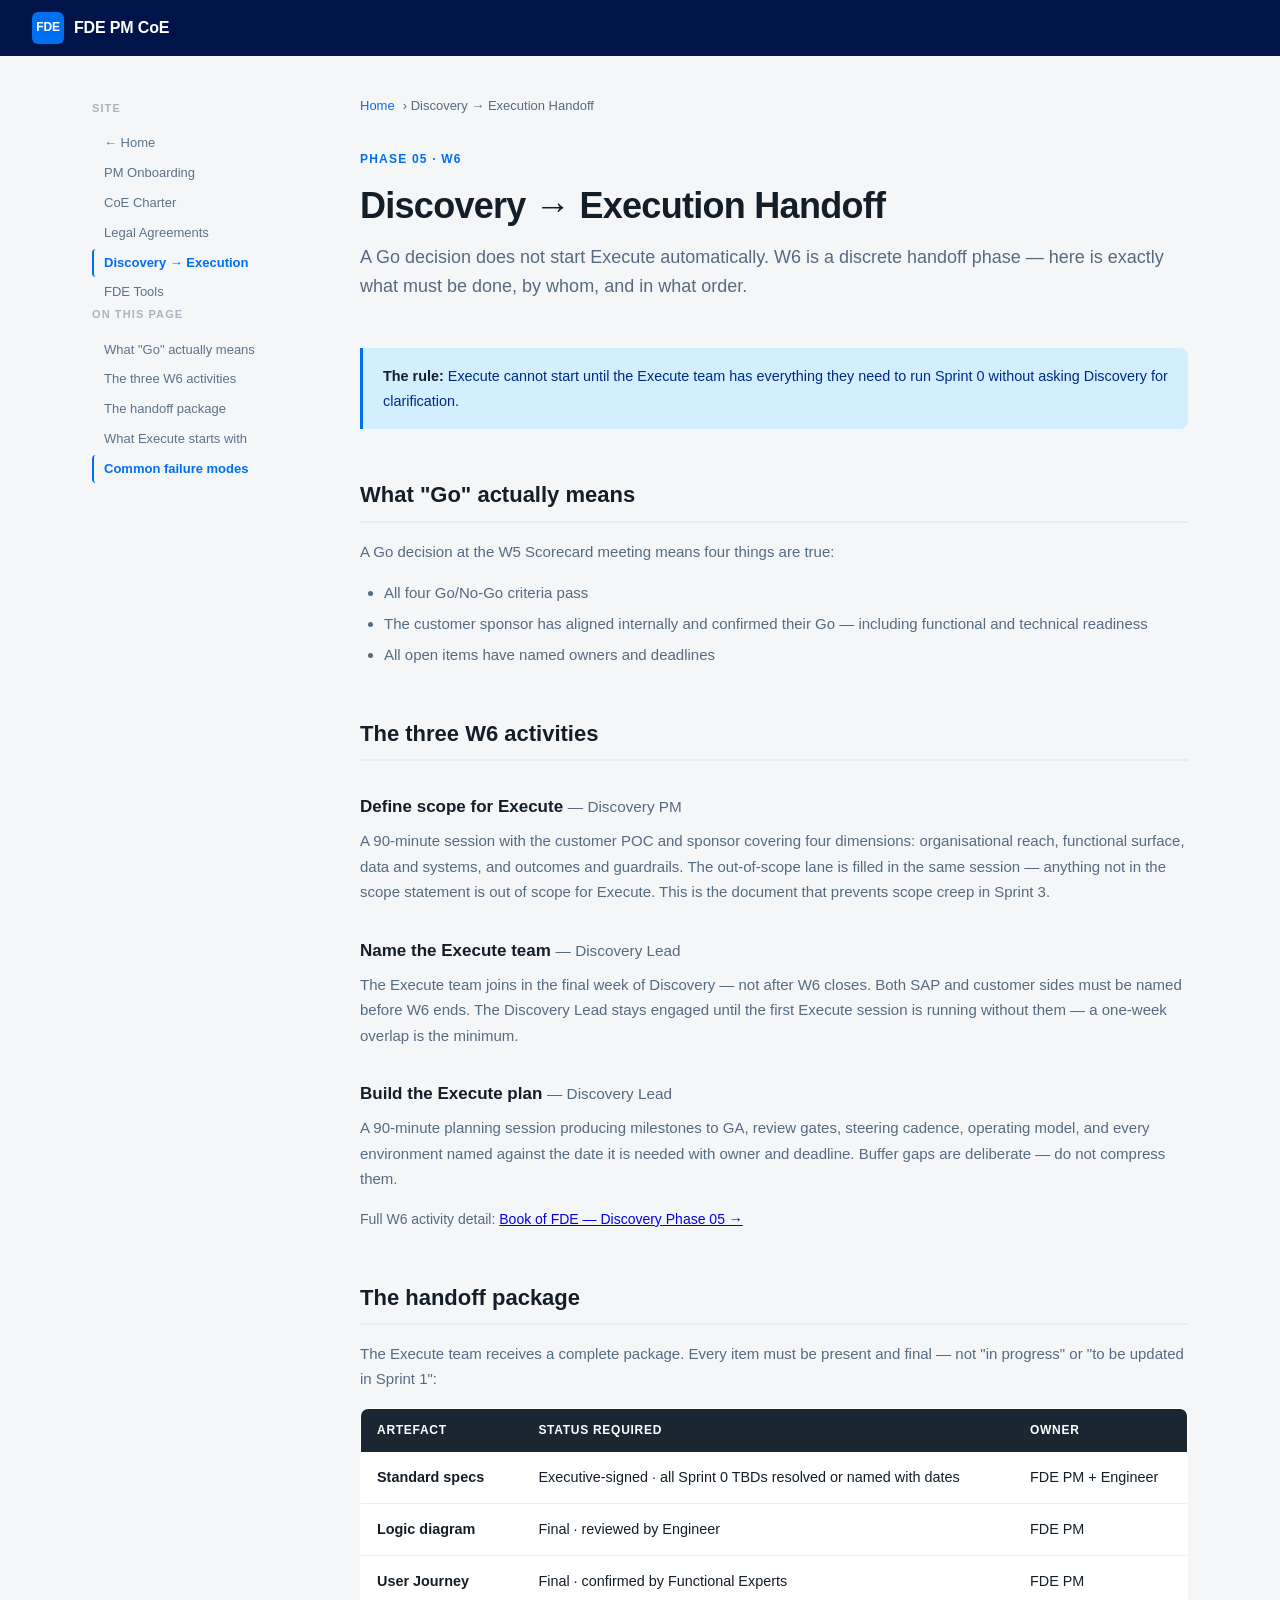
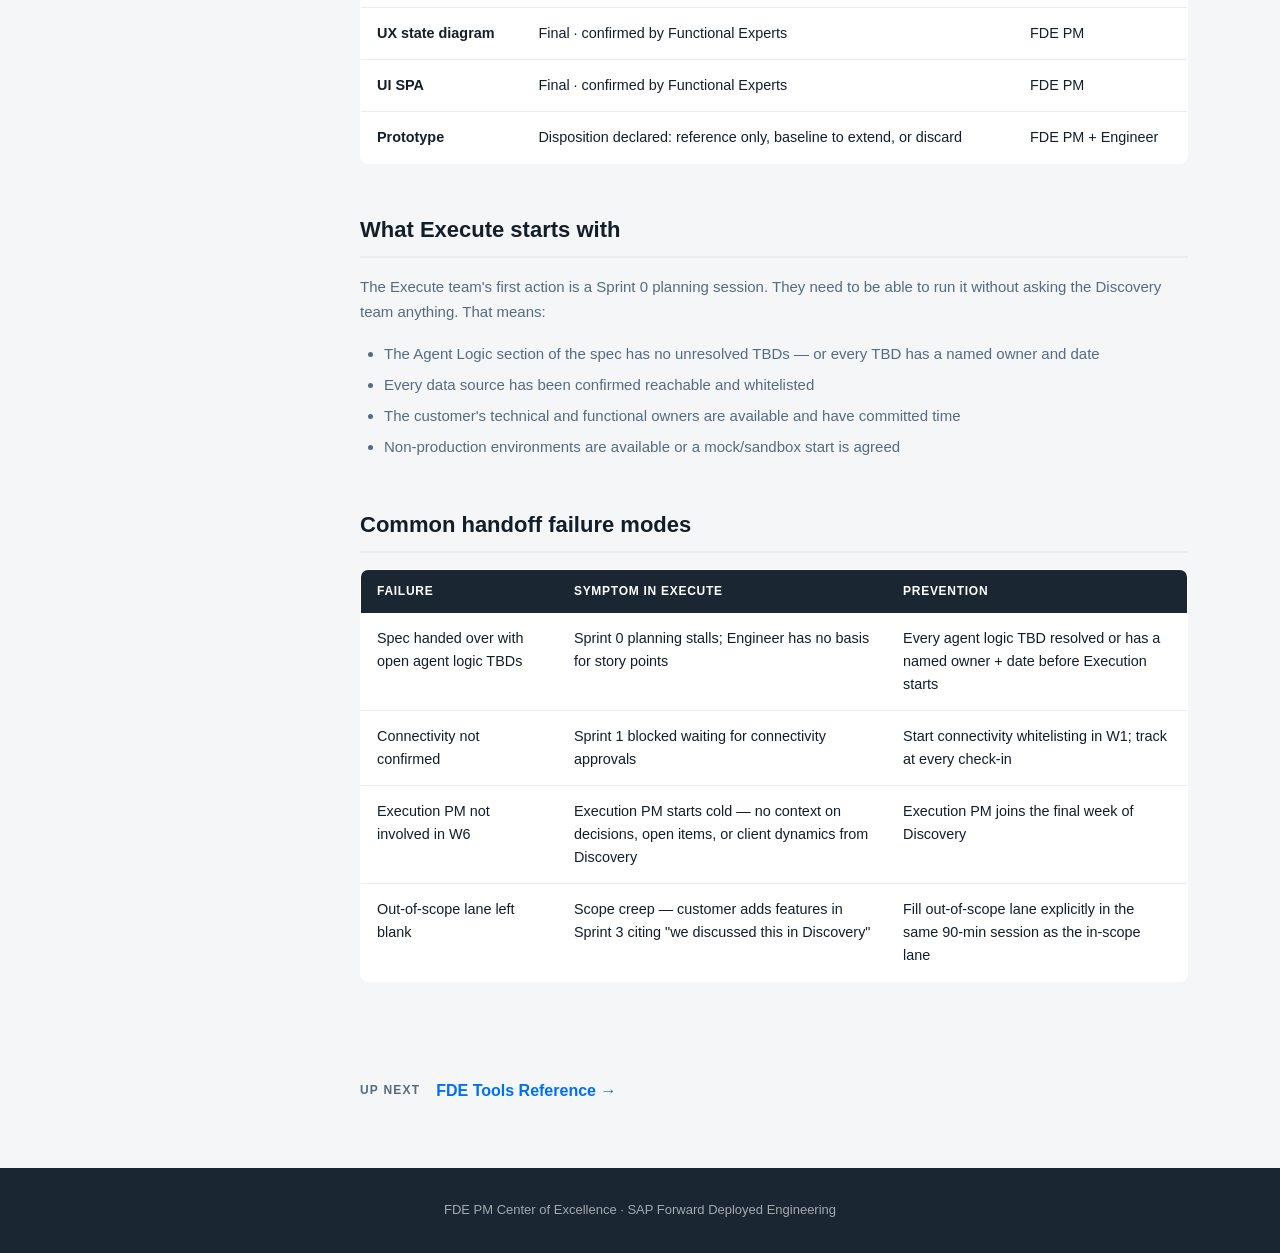
<file: docs/guides/discovery-to-execution.html>
<!DOCTYPE html>
<html lang="en">
<head>
  <meta charset="UTF-8" />
  <meta name="viewport" content="width=device-width, initial-scale=1.0" />
  <title>Discovery → Execution Handoff — FDE PM CoE</title>
  <link rel="stylesheet" href="../styles/main.css" />
</head>
<body>

  <nav class="nav">
    <a class="nav-brand" href="../index.html">
      <div class="nav-logo">FDE</div>
      <span class="nav-title">FDE PM CoE</span>
    </a>
    <ul class="nav-links"></ul>
  </nav>

  <div class="guide-layout">
  <aside class="guide-sidebar">
    <p class="sidebar-label">Site</p>
    <nav>
      <a href="../index.html">← Home</a>
      <a href="pm-onboarding.html">PM Onboarding</a>
      <a href="charter.html">CoE Charter</a>
      <a href="legal.html">Legal Agreements</a>
      <a href="discovery-to-execution.html" class="active">Discovery → Execution</a>
      <a href="fde-tools.html">FDE Tools</a>
    </nav>
    <p class="sidebar-label">On this page</p>
    <nav>
      <a href="#what-go-means">What "Go" actually means</a>
      <a href="#w6-activities">The three W6 activities</a>
      <a href="#handoff-package">The handoff package</a>
      <a href="#what-execute-starts-with">What Execute starts with</a>
      <a href="#failure-modes">Common failure modes</a>
    </nav>
  </aside>

  <div class="guide-wrap">

    <div class="breadcrumb">
      <a href="../index.html">Home</a> › Discovery → Execution Handoff
    </div>

    <p style="font-size:0.75rem;font-weight:700;letter-spacing:0.1em;text-transform:uppercase;color:var(--blue-7);margin-bottom:0.5rem;">Phase 05 · W6</p>
    <h1>Discovery → Execution Handoff</h1>
    <p class="guide-lead">
      A Go decision does not start Execute automatically. W6 is a discrete handoff phase —
      here is exactly what must be done, by whom, and in what order.
    </p>

    <div class="callout">
      <p><strong>The rule:</strong> Execute cannot start until the Execute team has everything they need to run Sprint 0 without asking Discovery for clarification.</p>
    </div>

    <!-- ── What Go means ── -->
    <h2 id="what-go-means">What "Go" actually means</h2>
    <p>
      A Go decision at the W5 Scorecard meeting means four things are true:
    </p>
    <ul>
      <li>All four Go/No-Go criteria pass</li>
      <li>The customer sponsor has aligned internally and confirmed their Go — including functional and technical readiness</li>
      <li>All open items have named owners and deadlines</li>
    </ul>

    <!-- ── The three W6 activities ── -->
    <h2 id="w6-activities">The three W6 activities</h2>

    <h3>Define scope for Execute <span style="font-weight:400;color:var(--label);font-size:0.9em;">— Discovery PM</span></h3>
    <p>
      A 90-minute session with the customer POC and sponsor covering four dimensions:
      organisational reach, functional surface, data and systems, and outcomes and guardrails.
      The out-of-scope lane is filled in the same session — anything not in the scope statement
      is out of scope for Execute. This is the document that prevents scope creep in Sprint 3.
    </p>

    <h3>Name the Execute team <span style="font-weight:400;color:var(--label);font-size:0.9em;">— Discovery Lead</span></h3>
    <p>
      The Execute team joins in the final week of Discovery — not after W6 closes.
      Both SAP and customer sides must be named before W6 ends. The Discovery Lead stays
      engaged until the first Execute session is running without them — a one-week overlap
      is the minimum.
    </p>

    <h3>Build the Execute plan <span style="font-weight:400;color:var(--label);font-size:0.9em;">— Discovery Lead</span></h3>
    <p>
      A 90-minute planning session producing milestones to GA, review gates, steering cadence,
      operating model, and every environment named against the date it is needed with owner
      and deadline. Buffer gaps are deliberate — do not compress them.
    </p>

    <p style="font-size:0.875rem;color:var(--label);margin-top:0.5rem;">
      Full W6 activity detail: <a href="https://pages.github.tools.sap/I511648/book-of-fde/phases/discovery/">Book of FDE — Discovery Phase 05 →</a>
    </p>

    <!-- ── The handoff package ── -->
    <h2 id="handoff-package">The handoff package</h2>
    <p>
      The Execute team receives a complete package. Every item must be present and final —
      not "in progress" or "to be updated in Sprint 1":
    </p>

    <table class="ref-table" style="margin-bottom:2rem;">
      <thead>
        <tr><th>Artefact</th><th>Status required</th><th>Owner</th></tr>
      </thead>
      <tbody>
        <tr>
          <td><strong>Standard specs</strong></td>
          <td>Executive-signed · all Sprint 0 TBDs resolved or named with dates</td>
          <td>FDE PM + Engineer</td>
        </tr>
        <tr>
          <td><strong>Logic diagram</strong></td>
          <td>Final · reviewed by Engineer</td>
          <td>FDE PM</td>
        </tr>
        <tr>
          <td><strong>User Journey</strong></td>
          <td>Final · confirmed by Functional Experts</td>
          <td>FDE PM</td>
        </tr>
        <tr>
          <td><strong>UX state diagram</strong></td>
          <td>Final · confirmed by Functional Experts</td>
          <td>FDE PM</td>
        </tr>
        <tr>
          <td><strong>UI SPA</strong></td>
          <td>Final · confirmed by Functional Experts</td>
          <td>FDE PM</td>
        </tr>
        <tr>
          <td><strong>Prototype</strong></td>
          <td>Disposition declared: reference only, baseline to extend, or discard</td>
          <td>FDE PM + Engineer</td>
        </tr>
      </tbody>
    </table>

    <!-- ── What Execute starts with ── -->
    <h2 id="what-execute-starts-with">What Execute starts with</h2>
    <p>
      The Execute team's first action is a Sprint 0 planning session. They need to be able
      to run it without asking the Discovery team anything. That means:
    </p>
    <ul>
      <li>The Agent Logic section of the spec has no unresolved TBDs — or every TBD has a named owner and date</li>
      <li>Every data source has been confirmed reachable and whitelisted</li>
      <li>The customer's technical and functional owners are available and have committed time</li>
      <li>Non-production environments are available or a mock/sandbox start is agreed</li>
    </ul>

    <!-- ── Common failure modes ── -->
    <h2 id="failure-modes">Common handoff failure modes</h2>

    <table class="ref-table">
      <thead>
        <tr><th>Failure</th><th>Symptom in Execute</th><th>Prevention</th></tr>
      </thead>
      <tbody>
        <tr>
          <td>Spec handed over with open agent logic TBDs</td>
          <td>Sprint 0 planning stalls; Engineer has no basis for story points</td>
          <td>Every agent logic TBD resolved or has a named owner + date before Execution starts</td>
        </tr>
        <tr>
          <td>Connectivity not confirmed</td>
          <td>Sprint 1 blocked waiting for connectivity approvals</td>
          <td>Start connectivity whitelisting in W1; track at every check-in</td>
        </tr>
        <tr>
          <td>Execution PM not involved in W6</td>
          <td>Execution PM starts cold — no context on decisions, open items, or client dynamics from Discovery</td>
          <td>Execution PM joins the final week of Discovery</td>
        </tr>
        <tr>
          <td>Out-of-scope lane left blank</td>
          <td>Scope creep — customer adds features in Sprint 3 citing "we discussed this in Discovery"</td>
          <td>Fill out-of-scope lane explicitly in the same 90-min session as the in-scope lane</td>
        </tr>
      </tbody>
    </table>

    <div class="guide-next">
      <span class="guide-next-label">Up next</span>
      <a href="fde-tools.html" class="guide-next-link">FDE Tools Reference →</a>
    </div>

  </div><!-- /.guide-wrap -->
  </div><!-- /.guide-layout -->

  <script>
    const links = document.querySelectorAll('.guide-sidebar nav a[href^="#"]');
    const observer = new IntersectionObserver(entries => {
      entries.forEach(e => {
        if (e.isIntersecting) {
          links.forEach(l => l.classList.remove('active'));
          const match = document.querySelector(`.guide-sidebar nav a[href="#${e.target.id}"]`);
          if (match) match.classList.add('active');
        }
      });
    }, { rootMargin: '-10% 0px -80% 0px' });
    document.querySelectorAll('.guide-wrap h2[id]').forEach(h => observer.observe(h));
  </script>

  <footer>
    <p>FDE PM Center of Excellence · SAP Forward Deployed Engineering</p>
  </footer>

</body>
</html>
</file>
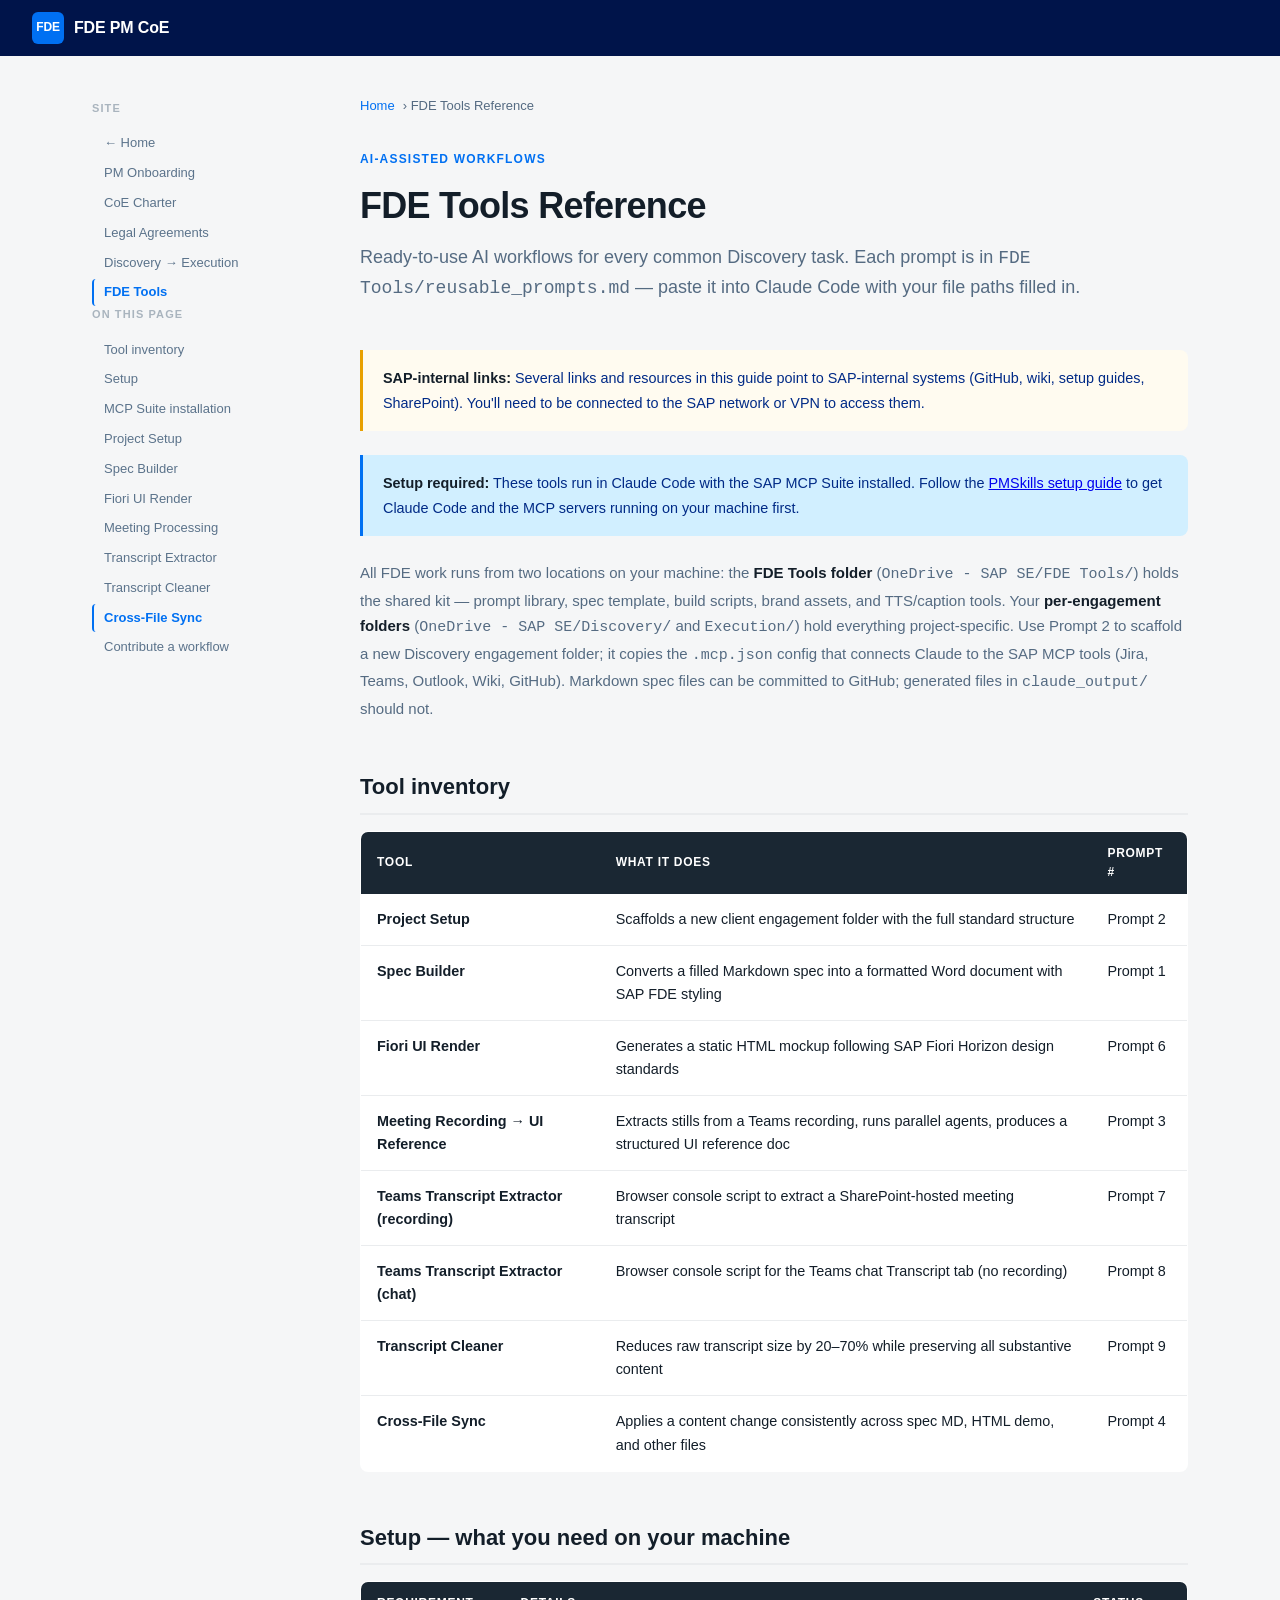
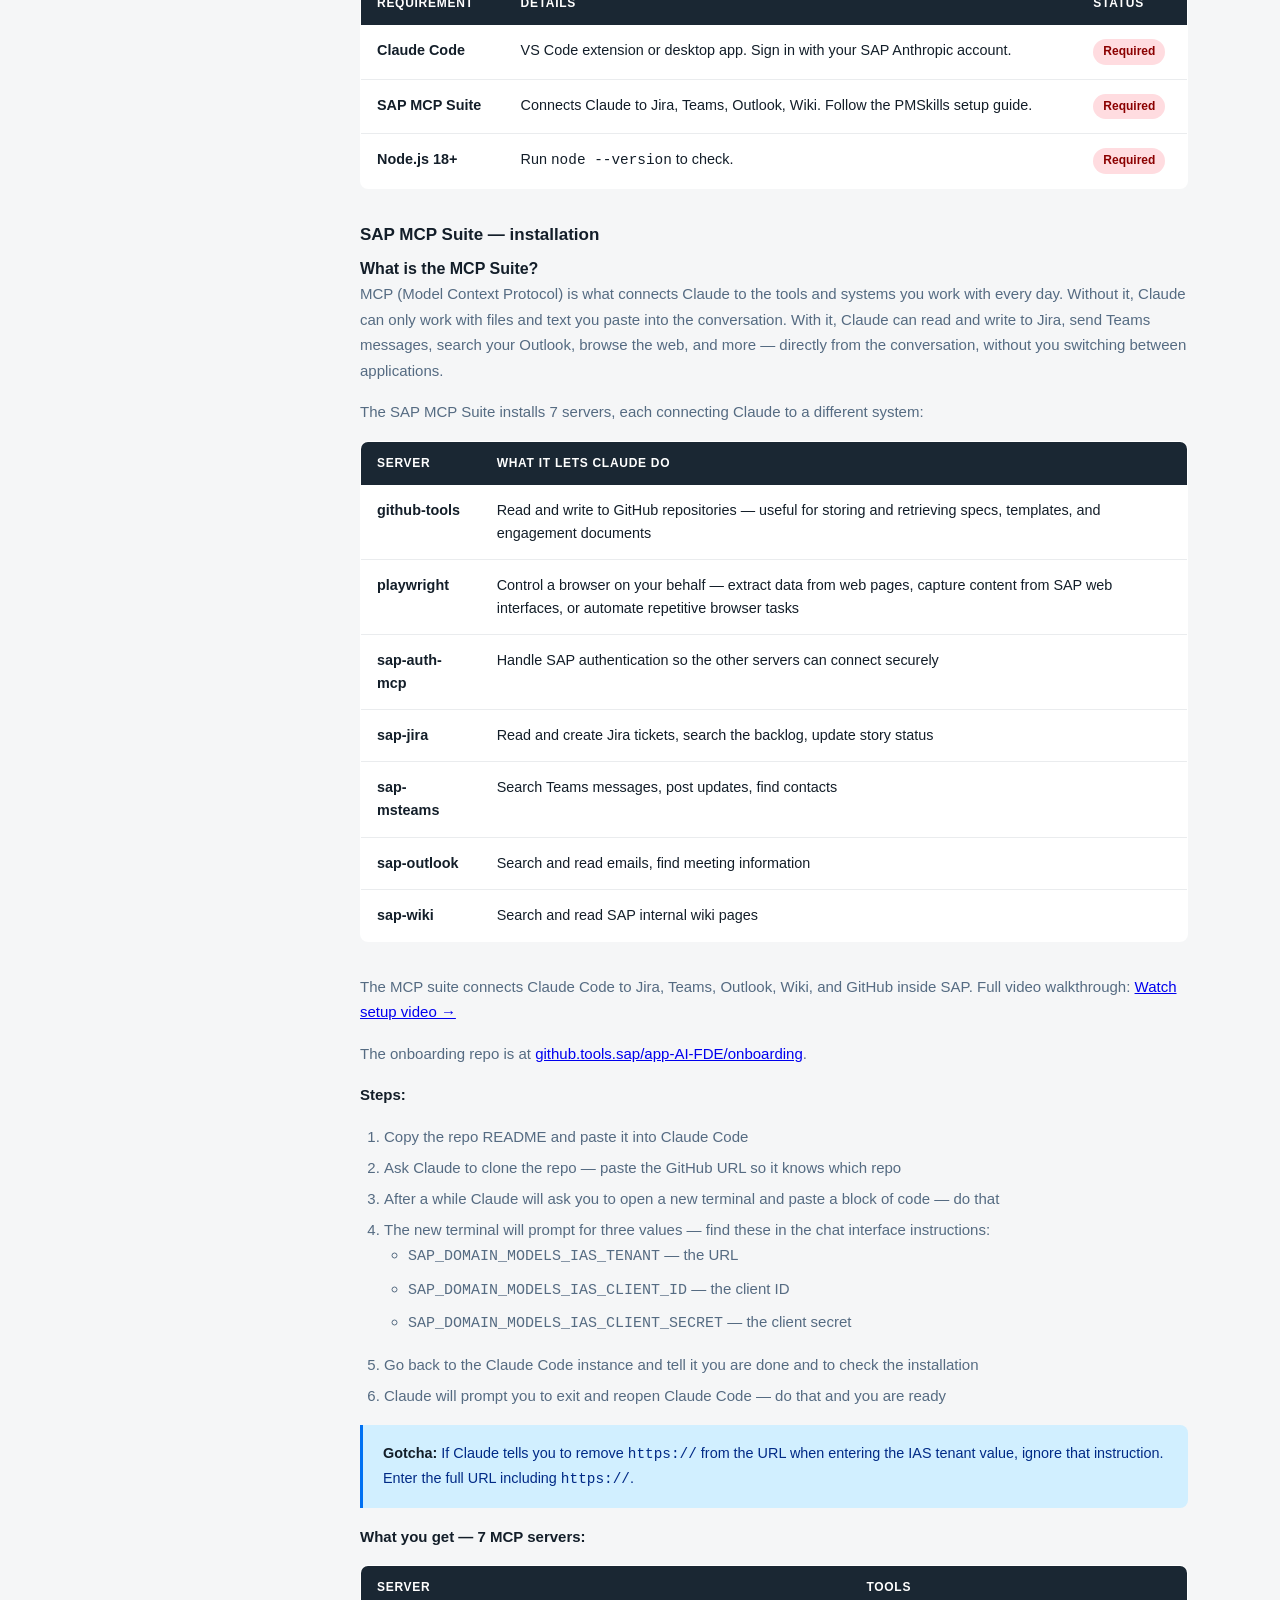
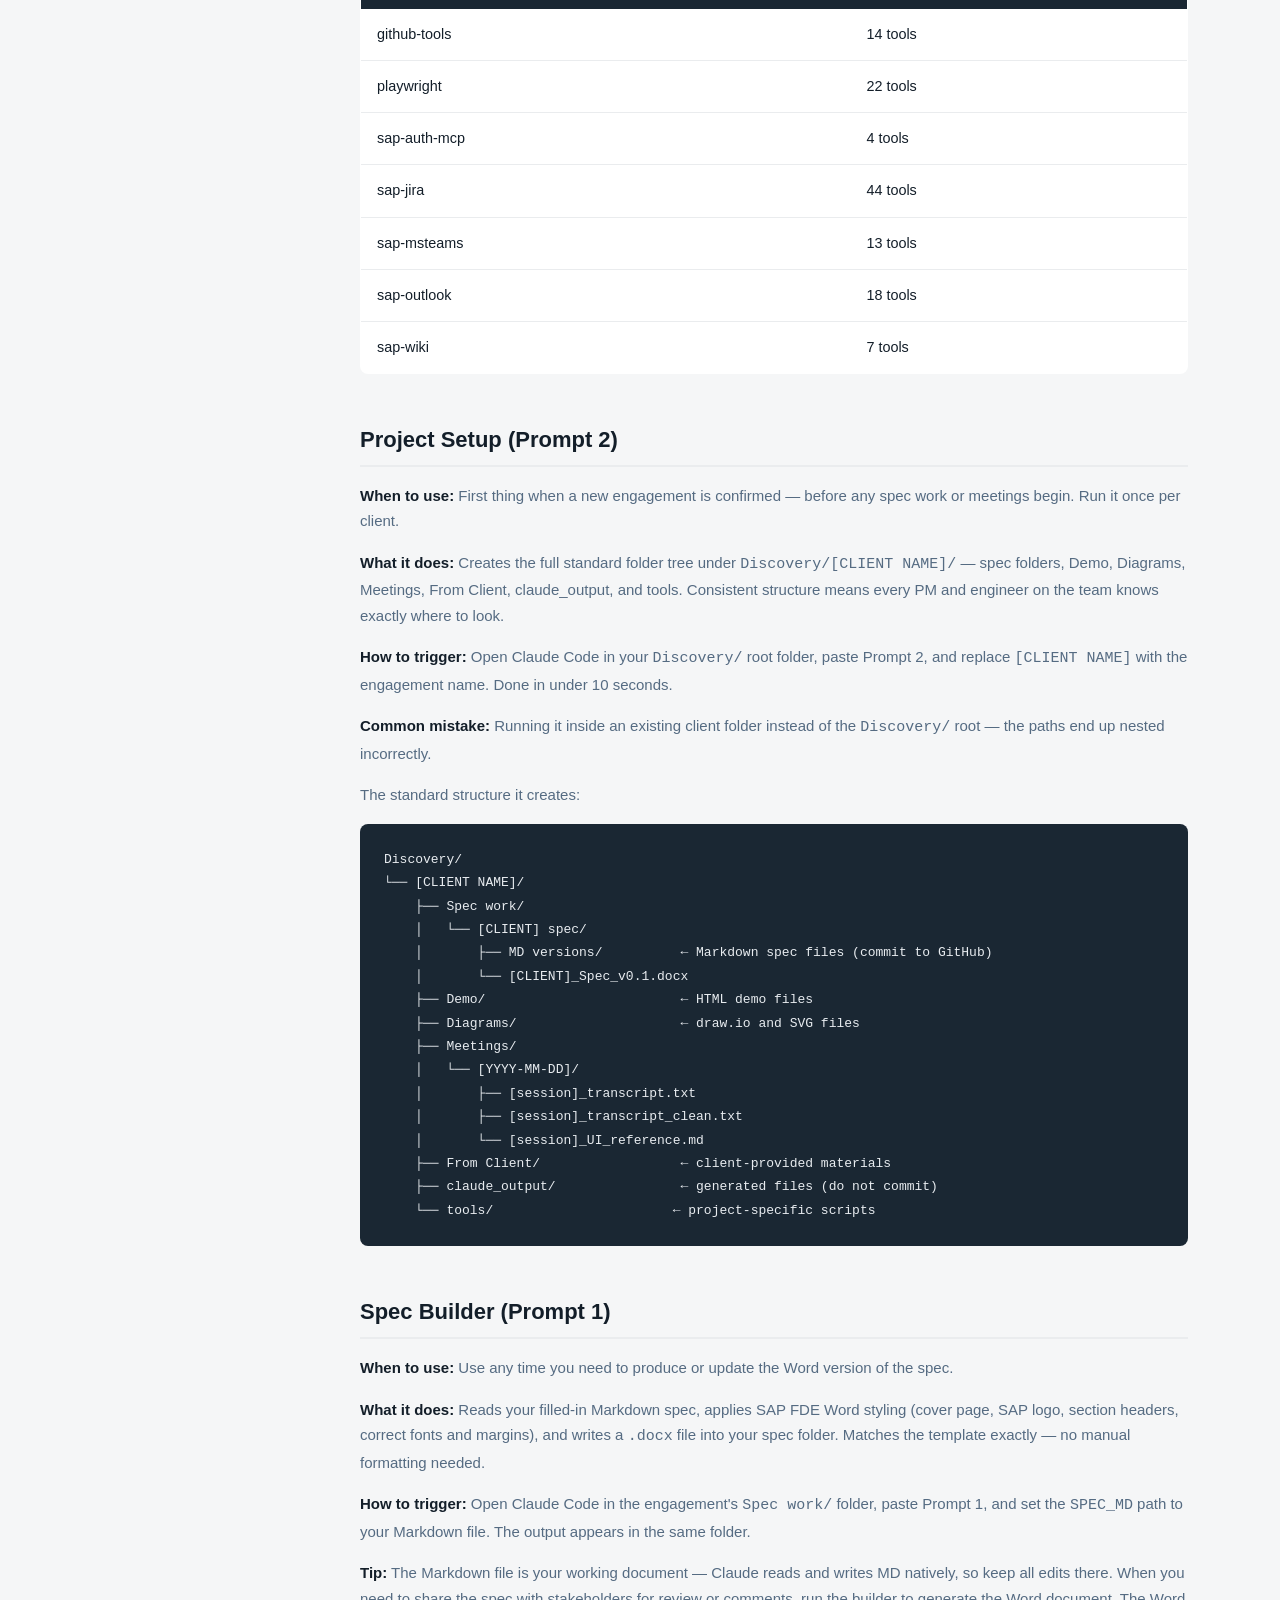
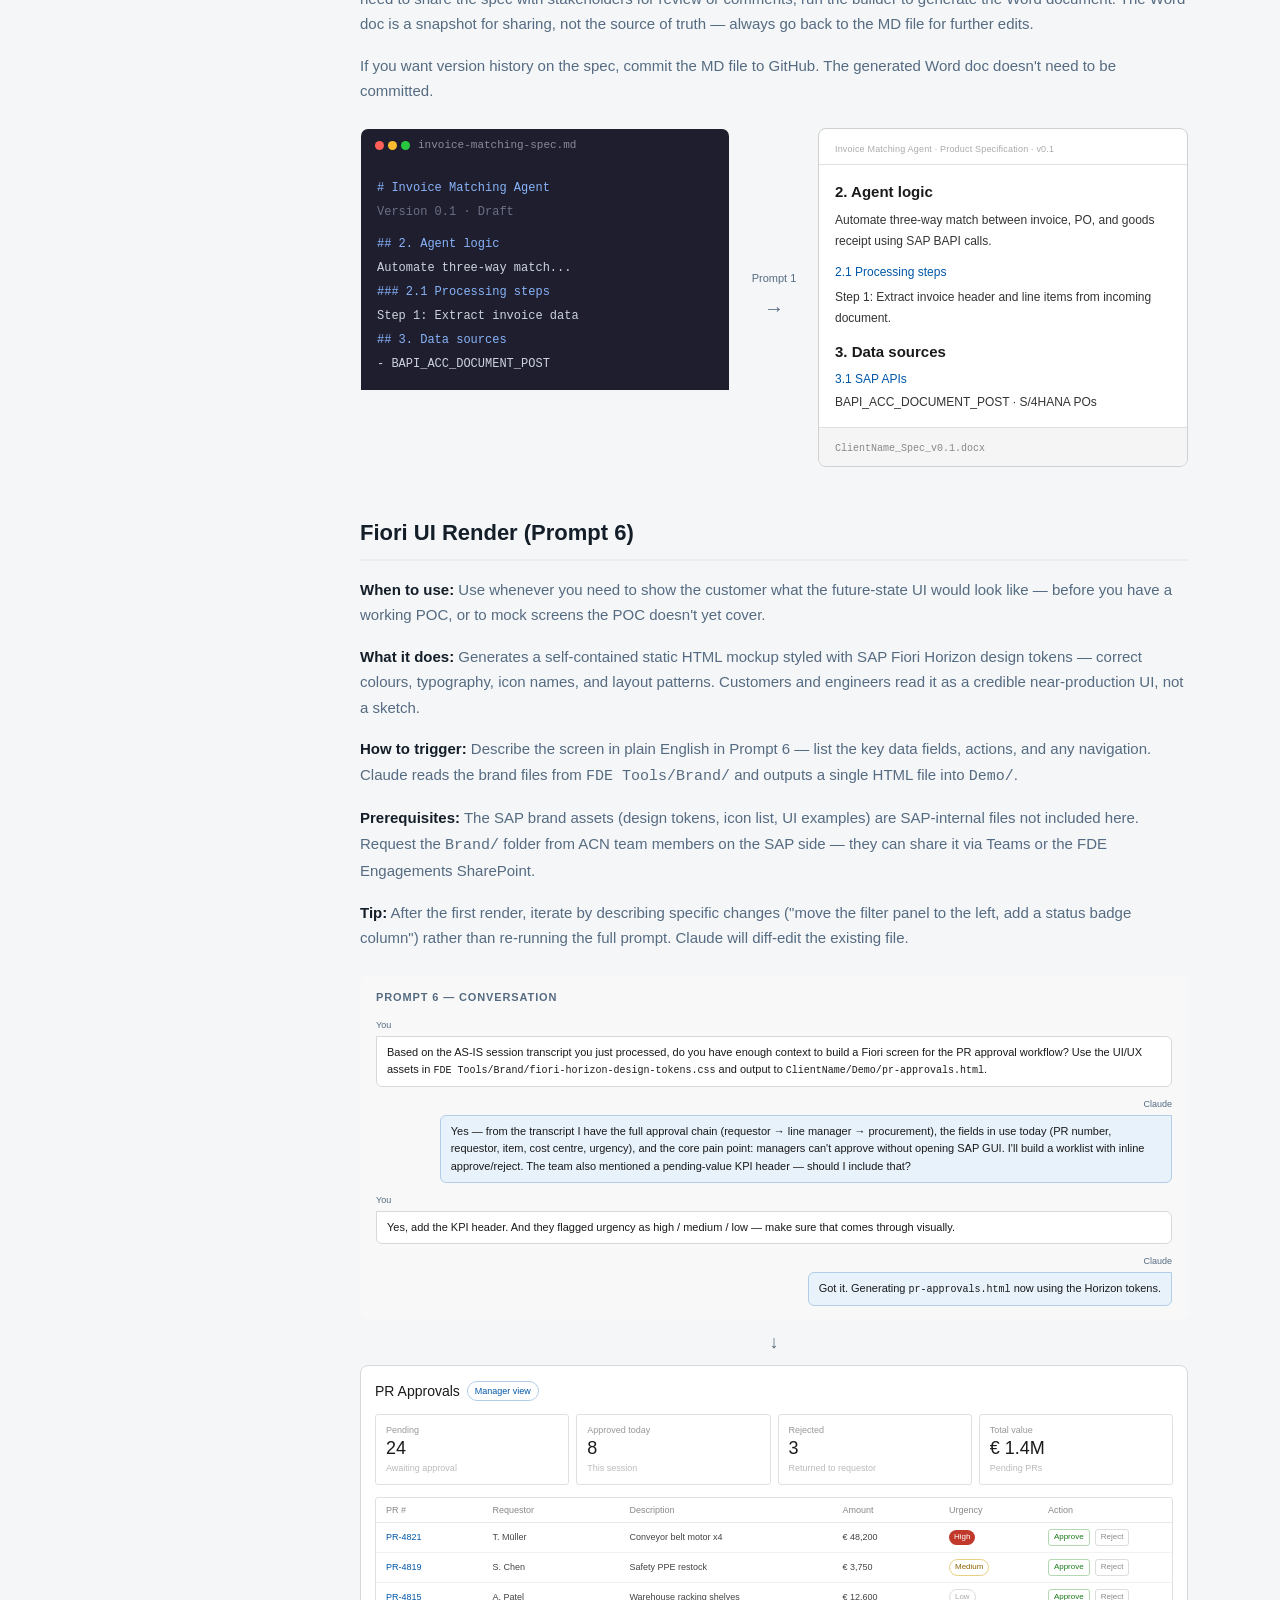
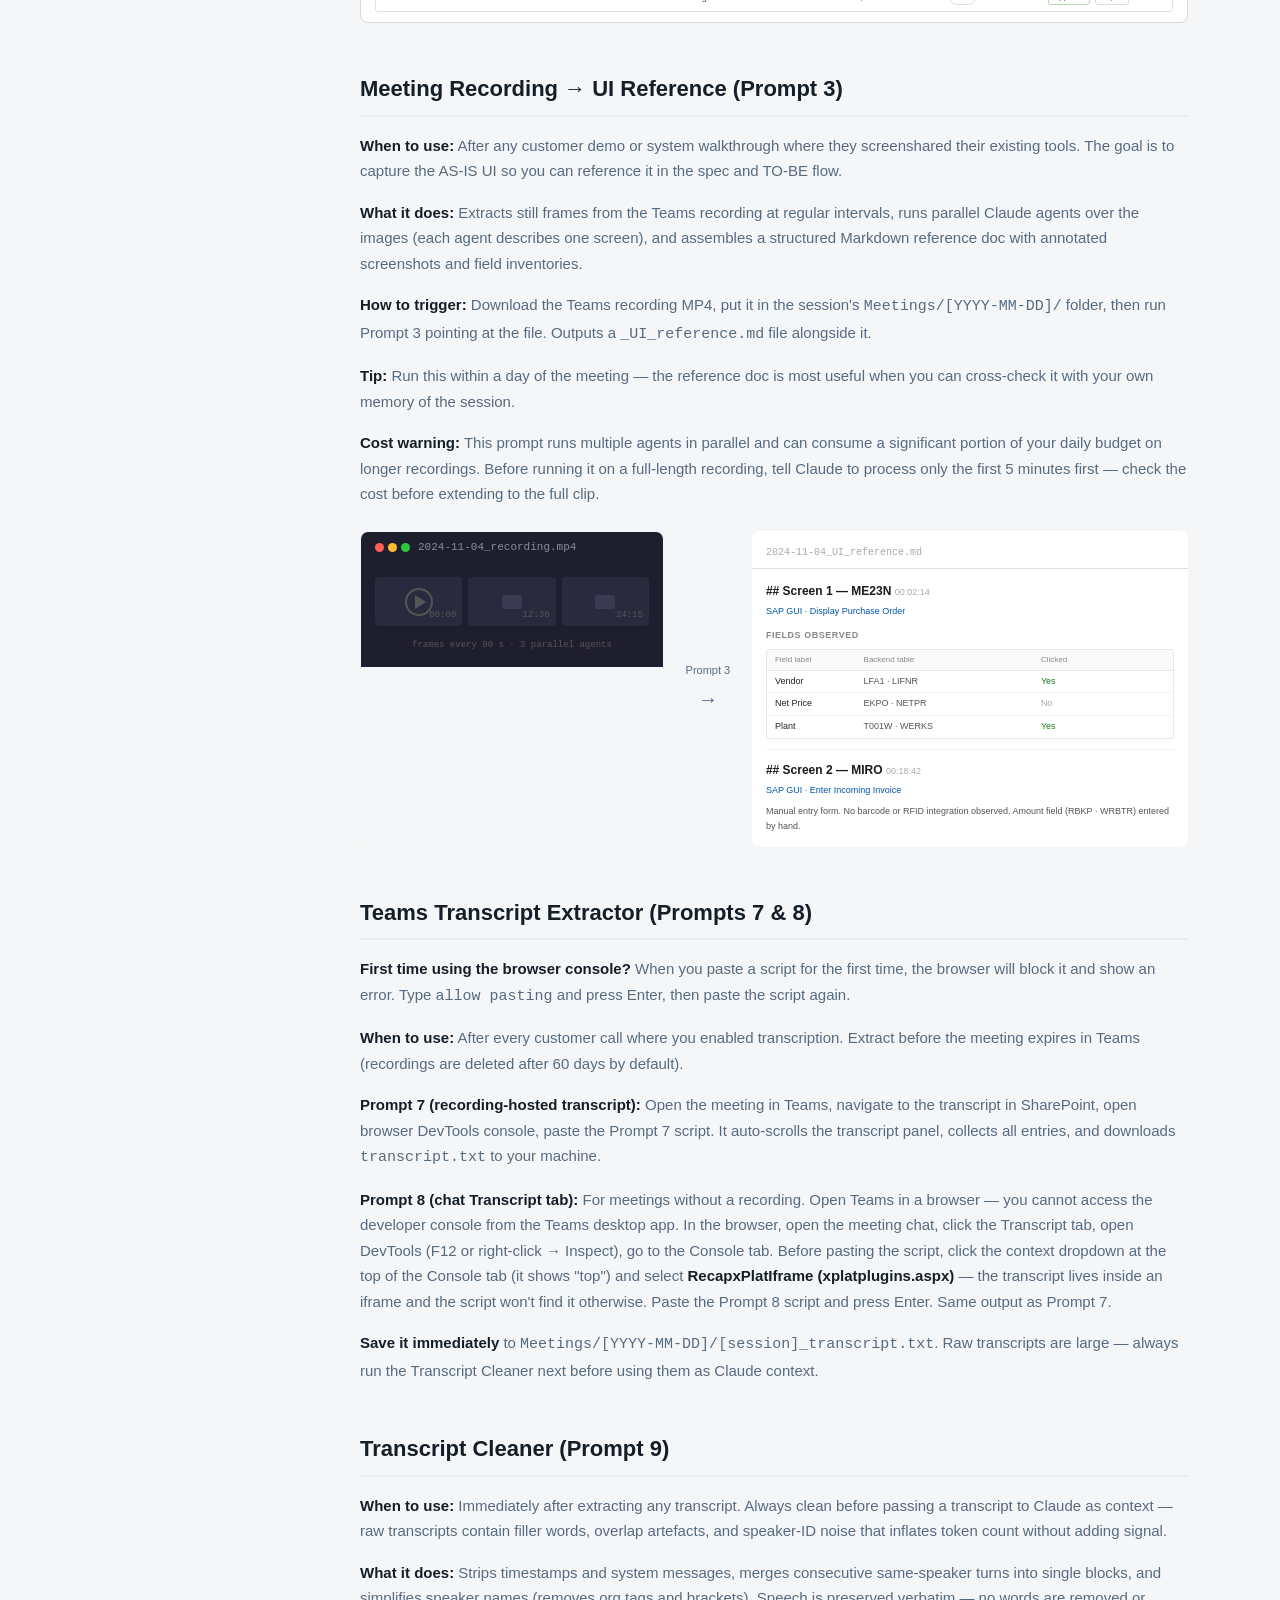
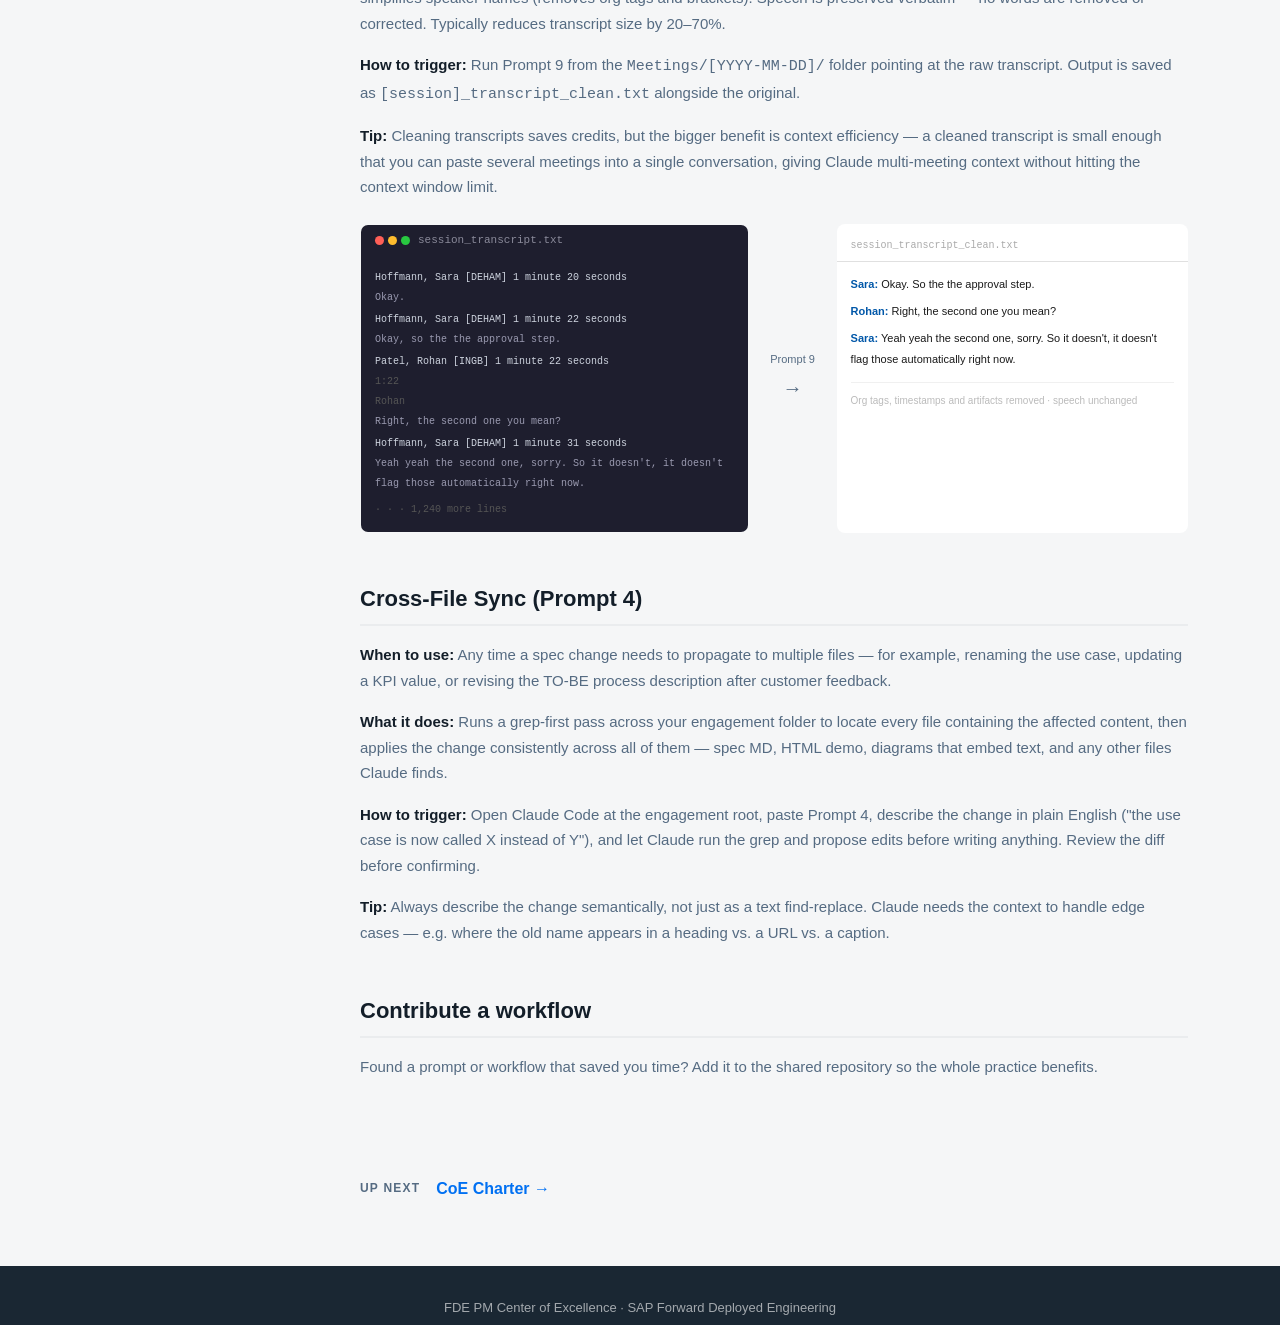
<file: docs/guides/fde-tools.html>
<!DOCTYPE html>
<html lang="en">
<head>
  <meta charset="UTF-8" />
  <meta name="viewport" content="width=device-width, initial-scale=1.0" />
  <title>FDE Tools — FDE PM CoE</title>
  <link rel="stylesheet" href="../styles/main.css" />
</head>
<body>

  <nav class="nav">
    <a class="nav-brand" href="../index.html">
      <div class="nav-logo">FDE</div>
      <span class="nav-title">FDE PM CoE</span>
    </a>
    <ul class="nav-links"></ul>
  </nav>

  <div class="guide-layout">
  <aside class="guide-sidebar">
    <p class="sidebar-label">Site</p>
    <nav>
      <a href="../index.html">← Home</a>
      <a href="pm-onboarding.html">PM Onboarding</a>
      <a href="charter.html">CoE Charter</a>
      <a href="legal.html">Legal Agreements</a>
      <a href="discovery-to-execution.html">Discovery → Execution</a>
      <a href="fde-tools.html" class="active">FDE Tools</a>
    </nav>
    <p class="sidebar-label">On this page</p>
    <nav>
      <a href="#tool-inventory">Tool inventory</a>
      <a href="#setup">Setup</a>
      <a href="#mcp-install">MCP Suite installation</a>
      <a href="#project-setup">Project Setup</a>
      <a href="#spec-builder">Spec Builder</a>
      <a href="#fiori-ui">Fiori UI Render</a>
      <a href="#meeting-processing">Meeting Processing</a>
      <a href="#transcript-extractor">Transcript Extractor</a>
      <a href="#transcript-cleaner">Transcript Cleaner</a>
      <a href="#cross-file-sync">Cross-File Sync</a>
      <a href="#contribute">Contribute a workflow</a>
    </nav>
  </aside>

  <div class="guide-wrap">

    <div class="breadcrumb">
      <a href="../index.html">Home</a> › FDE Tools Reference
    </div>

    <p style="font-size:0.75rem;font-weight:700;letter-spacing:0.1em;text-transform:uppercase;color:var(--blue-7);margin-bottom:0.5rem;">AI-Assisted Workflows</p>
    <h1>FDE Tools Reference</h1>
    <p class="guide-lead">
      Ready-to-use AI workflows for every common Discovery task.
      Each prompt is in <code>FDE Tools/reusable_prompts.md</code> — paste it into
      Claude Code with your file paths filled in.
    </p>

    <div class="callout" style="border-color: #e8a000; background: #fffbf0;">
      <p><strong>SAP-internal links:</strong> Several links and resources in this guide point to SAP-internal systems (GitHub, wiki, setup guides, SharePoint). You'll need to be connected to the SAP network or VPN to access them.</p>
    </div>

    <div class="callout">
      <p><strong>Setup required:</strong> These tools run in Claude Code with the SAP MCP Suite installed.
      Follow the <a href="https://pages.github.tools.sap/I753442/PMskills/">PMSkills setup guide</a> to
      get Claude Code and the MCP servers running on your machine first.</p>
    </div>

    <!-- ── Tool inventory ── -->
    <p>All FDE work runs from two locations on your machine: the <strong>FDE Tools folder</strong> (<code>OneDrive - SAP SE/FDE Tools/</code>) holds the shared kit — prompt library, spec template, build scripts, brand assets, and TTS/caption tools. Your <strong>per-engagement folders</strong> (<code>OneDrive - SAP SE/Discovery/</code> and <code>Execution/</code>) hold everything project-specific. Use Prompt 2 to scaffold a new Discovery engagement folder; it copies the <code>.mcp.json</code> config that connects Claude to the SAP MCP tools (Jira, Teams, Outlook, Wiki, GitHub). Markdown spec files can be committed to GitHub; generated files in <code>claude_output/</code> should not.</p>

    <h2 id="tool-inventory">Tool inventory</h2>

    <table class="ref-table" style="margin-bottom:3rem;">
      <thead>
        <tr><th>Tool</th><th>What it does</th><th>Prompt #</th></tr>
      </thead>
      <tbody>
        <tr>
          <td><strong>Project Setup</strong></td>
          <td>Scaffolds a new client engagement folder with the full standard structure</td>
          <td>Prompt 2</td>
        </tr>
        <tr>
          <td><strong>Spec Builder</strong></td>
          <td>Converts a filled Markdown spec into a formatted Word document with SAP FDE styling</td>
          <td>Prompt 1</td>
        </tr>
        <tr>
          <td><strong>Fiori UI Render</strong></td>
          <td>Generates a static HTML mockup following SAP Fiori Horizon design standards</td>
          <td>Prompt 6</td>
        </tr>
        <tr>
          <td><strong>Meeting Recording → UI Reference</strong></td>
          <td>Extracts stills from a Teams recording, runs parallel agents, produces a structured UI reference doc</td>
          <td>Prompt 3</td>
        </tr>
        <tr>
          <td><strong>Teams Transcript Extractor (recording)</strong></td>
          <td>Browser console script to extract a SharePoint-hosted meeting transcript</td>
          <td>Prompt 7</td>
        </tr>
        <tr>
          <td><strong>Teams Transcript Extractor (chat)</strong></td>
          <td>Browser console script for the Teams chat Transcript tab (no recording)</td>
          <td>Prompt 8</td>
        </tr>
        <tr>
          <td><strong>Transcript Cleaner</strong></td>
          <td>Reduces raw transcript size by 20–70% while preserving all substantive content</td>
          <td>Prompt 9</td>
        </tr>
        <tr>
          <td><strong>Cross-File Sync</strong></td>
          <td>Applies a content change consistently across spec MD, HTML demo, and other files</td>
          <td>Prompt 4</td>
        </tr>
      </tbody>
    </table>

    <!-- ── Setup ── -->
    <h2 id="setup">Setup — what you need on your machine</h2>

    <table class="ref-table" style="margin-bottom:2rem;">
      <thead>
        <tr><th>Requirement</th><th>Details</th><th>Status</th></tr>
      </thead>
      <tbody>
        <tr>
          <td><strong>Claude Code</strong></td>
          <td>VS Code extension or desktop app. Sign in with your SAP Anthropic account.</td>
          <td><span class="tag tag-required">Required</span></td>
        </tr>
        <tr>
          <td><strong>SAP MCP Suite</strong></td>
          <td>Connects Claude to Jira, Teams, Outlook, Wiki. Follow the PMSkills setup guide.</td>
          <td><span class="tag tag-required">Required</span></td>
        </tr>
        <tr>
          <td><strong>Node.js 18+</strong></td>
          <td>Run <code>node --version</code> to check.</td>
          <td><span class="tag tag-required">Required</span></td>
        </tr>
      </tbody>
    </table>

    <h3 id="mcp-install">SAP MCP Suite — installation</h3>
    <h4>What is the MCP Suite?</h4>
    <p>MCP (Model Context Protocol) is what connects Claude to the tools and systems you work with every day. Without it, Claude can only work with files and text you paste into the conversation. With it, Claude can read and write to Jira, send Teams messages, search your Outlook, browse the web, and more — directly from the conversation, without you switching between applications.</p>
    <p>The SAP MCP Suite installs 7 servers, each connecting Claude to a different system:</p>
    <table class="ref-table" style="margin-bottom:2rem;">
      <thead>
        <tr><th>Server</th><th>What it lets Claude do</th></tr>
      </thead>
      <tbody>
        <tr><td><strong>github-tools</strong></td><td>Read and write to GitHub repositories — useful for storing and retrieving specs, templates, and engagement documents</td></tr>
        <tr><td><strong>playwright</strong></td><td>Control a browser on your behalf — extract data from web pages, capture content from SAP web interfaces, or automate repetitive browser tasks</td></tr>
        <tr><td><strong>sap-auth-mcp</strong></td><td>Handle SAP authentication so the other servers can connect securely</td></tr>
        <tr><td><strong>sap-jira</strong></td><td>Read and create Jira tickets, search the backlog, update story status</td></tr>
        <tr><td><strong>sap-msteams</strong></td><td>Search Teams messages, post updates, find contacts</td></tr>
        <tr><td><strong>sap-outlook</strong></td><td>Search and read emails, find meeting information</td></tr>
        <tr><td><strong>sap-wiki</strong></td><td>Search and read SAP internal wiki pages</td></tr>
      </tbody>
    </table>
    <p>The MCP suite connects Claude Code to Jira, Teams, Outlook, Wiki, and GitHub inside SAP. Full video walkthrough: <a href="https://video.sap.com/media/t/1_4u4ulmm4/415931242">Watch setup video →</a></p>
    <p>The onboarding repo is at <a href="https://github.tools.sap/app-AI-FDE/onboarding">github.tools.sap/app-AI-FDE/onboarding</a>.</p>
    <p><strong>Steps:</strong></p>
    <ol>
      <li>Copy the repo README and paste it into Claude Code</li>
      <li>Ask Claude to clone the repo — paste the GitHub URL so it knows which repo</li>
      <li>After a while Claude will ask you to open a new terminal and paste a block of code — do that</li>
      <li>The new terminal will prompt for three values — find these in the chat interface instructions:
        <ul>
          <li><code>SAP_DOMAIN_MODELS_IAS_TENANT</code> — the URL</li>
          <li><code>SAP_DOMAIN_MODELS_IAS_CLIENT_ID</code> — the client ID</li>
          <li><code>SAP_DOMAIN_MODELS_IAS_CLIENT_SECRET</code> — the client secret</li>
        </ul>
      </li>
      <li>Go back to the Claude Code instance and tell it you are done and to check the installation</li>
      <li>Claude will prompt you to exit and reopen Claude Code — do that and you are ready</li>
    </ol>
    <div class="callout" style="margin:1rem 0;">
      <p><strong>Gotcha:</strong> If Claude tells you to remove <code>https://</code> from the URL when entering the IAS tenant value, ignore that instruction. Enter the full URL including <code>https://</code>.</p>
    </div>
    <p><strong>What you get — 7 MCP servers:</strong></p>
    <table class="ref-table" style="margin-bottom:2rem;">
      <thead>
        <tr><th>Server</th><th>Tools</th></tr>
      </thead>
      <tbody>
        <tr><td>github-tools</td><td>14 tools</td></tr>
        <tr><td>playwright</td><td>22 tools</td></tr>
        <tr><td>sap-auth-mcp</td><td>4 tools</td></tr>
        <tr><td>sap-jira</td><td>44 tools</td></tr>
        <tr><td>sap-msteams</td><td>13 tools</td></tr>
        <tr><td>sap-outlook</td><td>18 tools</td></tr>
        <tr><td>sap-wiki</td><td>7 tools</td></tr>
      </tbody>
    </table>

    <!-- ── Per-tool guidance ── -->

    <h2 id="project-setup">Project Setup (Prompt 2)</h2>
    <p><strong>When to use:</strong> First thing when a new engagement is confirmed — before any spec work or meetings begin. Run it once per client.</p>
    <p><strong>What it does:</strong> Creates the full standard folder tree under <code>Discovery/[CLIENT NAME]/</code> — spec folders, Demo, Diagrams, Meetings, From Client, claude_output, and tools. Consistent structure means every PM and engineer on the team knows exactly where to look.</p>
    <p><strong>How to trigger:</strong> Open Claude Code in your <code>Discovery/</code> root folder, paste Prompt 2, and replace <code>[CLIENT NAME]</code> with the engagement name. Done in under 10 seconds.</p>
    <p><strong>Common mistake:</strong> Running it inside an existing client folder instead of the <code>Discovery/</code> root — the paths end up nested incorrectly.</p>
    <p>The standard structure it creates:</p>

    <pre style="background:var(--grey-10);color:#e8ecf0;padding:1.5rem;border-radius:0.5rem;font-size:0.8125rem;line-height:1.8;overflow-x:auto;">Discovery/
└── [CLIENT NAME]/
    ├── Spec work/
    │   └── [CLIENT] spec/
    │       ├── MD versions/          ← Markdown spec files (commit to GitHub)
    │       └── [CLIENT]_Spec_v0.1.docx
    ├── Demo/                         ← HTML demo files
    ├── Diagrams/                     ← draw.io and SVG files
    ├── Meetings/
    │   └── [YYYY-MM-DD]/
    │       ├── [session]_transcript.txt
    │       ├── [session]_transcript_clean.txt
    │       └── [session]_UI_reference.md
    ├── From Client/                  ← client-provided materials
    ├── claude_output/                ← generated files (do not commit)
    └── tools/                       ← project-specific scripts</pre>

    <h2 id="spec-builder">Spec Builder (Prompt 1)</h2>
    <p><strong>When to use:</strong> Use any time you need to produce or update the Word version of the spec.</p>
    <p><strong>What it does:</strong> Reads your filled-in Markdown spec, applies SAP FDE Word styling (cover page, SAP logo, section headers, correct fonts and margins), and writes a <code>.docx</code> file into your spec folder. Matches the template exactly — no manual formatting needed.</p>
    <p><strong>How to trigger:</strong> Open Claude Code in the engagement's <code>Spec work/</code> folder, paste Prompt 1, and set the <code>SPEC_MD</code> path to your Markdown file. The output appears in the same folder.</p>
    <p><strong>Tip:</strong> The Markdown file is your working document — Claude reads and writes MD natively, so keep all edits there. When you need to share the spec with stakeholders for review or comments, run the builder to generate the Word document. The Word doc is a snapshot for sharing, not the source of truth — always go back to the MD file for further edits.</p>
    <p>If you want version history on the spec, commit the MD file to GitHub. The generated Word doc doesn't need to be committed.</p>

    <div style="display:flex;gap:12px;align-items:stretch;margin:1.5rem 0;font-family:Arial,'72',sans-serif;">
      <div style="flex:1;border-radius:0.5rem;overflow:hidden;border:1px solid rgba(255,255,255,0.08);min-width:0;">
        <div style="background:#1e1e2e;padding:8px 14px;display:flex;align-items:center;gap:8px;">
          <div style="display:flex;gap:4px;">
            <div style="width:9px;height:9px;border-radius:50%;background:#ff5f57;"></div>
            <div style="width:9px;height:9px;border-radius:50%;background:#febc2e;"></div>
            <div style="width:9px;height:9px;border-radius:50%;background:#28c840;"></div>
          </div>
          <span style="font-size:0.6875rem;color:#8a8a9a;font-family:monospace;">invoice-matching-spec.md</span>
        </div>
        <div style="background:#1e1e2e;padding:14px 16px;font-family:monospace;font-size:0.75rem;line-height:2;color:#cdd3de;">
          <div style="color:#89b4fa;"># Invoice Matching Agent</div>
          <div style="color:#6c7086;">Version 0.1 · Draft</div>
          <div style="margin-top:8px;color:#89b4fa;">## 2. Agent logic</div>
          <div>Automate three-way match...</div>
          <div style="color:#89b4fa;">### 2.1 Processing steps</div>
          <div>Step 1: Extract invoice data</div>
          <div style="color:#89b4fa;">## 3. Data sources</div>
          <div>- BAPI_ACC_DOCUMENT_POST</div>
        </div>
      </div>
      <div style="display:flex;flex-direction:column;align-items:center;justify-content:center;gap:6px;min-width:64px;flex-shrink:0;">
        <span style="font-size:0.6875rem;color:var(--label);text-align:center;line-height:1.4;">Prompt 1</span>
        <span style="font-size:1.25rem;color:var(--label);">→</span>
      </div>
      <div style="flex:1;border-radius:0.5rem;overflow:hidden;border:1px solid #d0d0d0;min-width:0;background:#ffffff;">
        <div style="border-bottom:1px solid #e0e0e0;padding:5px 16px;">
          <span style="font-size:0.5625rem;color:#aaa;font-family:Arial,sans-serif;letter-spacing:0.02em;">Invoice Matching Agent · Product Specification · v0.1</span>
        </div>
        <div style="padding:14px 16px;font-family:Arial,sans-serif;line-height:1.75;color:#1a1a1a;">
          <div style="font-size:0.9375rem;font-weight:700;color:#1a1a1a;margin-bottom:4px;">2. Agent logic</div>
          <div style="font-size:0.75rem;color:#333;margin-bottom:10px;">Automate three-way match between invoice, PO, and goods receipt using SAP BAPI calls.</div>
          <div style="font-size:0.75rem;color:#0057a8;margin-bottom:4px;">2.1 Processing steps</div>
          <div style="font-size:0.75rem;color:#333;margin-bottom:10px;">Step 1: Extract invoice header and line items from incoming document.</div>
          <div style="font-size:0.9375rem;font-weight:700;color:#1a1a1a;margin-bottom:4px;">3. Data sources</div>
          <div style="font-size:0.75rem;color:#0057a8;margin-bottom:2px;">3.1 SAP APIs</div>
          <div style="font-size:0.75rem;color:#333;">BAPI_ACC_DOCUMENT_POST · S/4HANA POs</div>
        </div>
        <div style="background:#f5f5f5;padding:5px 16px 8px;border-top:1px solid #e0e0e0;">
          <span style="font-size:0.625rem;color:#888;font-family:monospace;">ClientName_Spec_v0.1.docx</span>
        </div>
      </div>
    </div>

    <h2 id="fiori-ui">Fiori UI Render (Prompt 6)</h2>
    <p><strong>When to use:</strong> Use whenever you need to show the customer what the future-state UI would look like — before you have a working POC, or to mock screens the POC doesn't yet cover.</p>
    <p><strong>What it does:</strong> Generates a self-contained static HTML mockup styled with SAP Fiori Horizon design tokens — correct colours, typography, icon names, and layout patterns. Customers and engineers read it as a credible near-production UI, not a sketch.</p>
    <p><strong>How to trigger:</strong> Describe the screen in plain English in Prompt 6 — list the key data fields, actions, and any navigation. Claude reads the brand files from <code>FDE Tools/Brand/</code> and outputs a single HTML file into <code>Demo/</code>.</p>
    <p><strong>Prerequisites:</strong> The SAP brand assets (design tokens, icon list, UI examples) are SAP-internal files not included here. Request the <code>Brand/</code> folder from ACN team members on the SAP side — they can share it via Teams or the FDE Engagements SharePoint.</p>
    <p><strong>Tip:</strong> After the first render, iterate by describing specific changes ("move the filter panel to the left, add a status badge column") rather than re-running the full prompt. Claude will diff-edit the existing file.</p>

    <div style="display:flex;flex-direction:column;gap:0;margin:1.5rem 0;font-family:Arial,'72',sans-serif;">
      <div style="border-radius:0.5rem;border:1px solid var(--border);padding:14px 16px;background:#f8f8f8;">
        <div style="font-size:0.6875rem;color:var(--label);font-weight:600;letter-spacing:0.08em;text-transform:uppercase;margin-bottom:12px;">Prompt 6 — conversation</div>
        <div style="display:flex;flex-direction:column;gap:10px;">
          <div>
            <div style="font-size:0.5625rem;color:var(--label);margin-bottom:3px;">You</div>
            <div style="font-size:0.6875rem;color:#1a1a1a;background:#fff;border:0.5px solid #d8d8d8;border-radius:0 6px 6px 6px;padding:7px 10px;line-height:1.6;">Based on the AS-IS session transcript you just processed, do you have enough context to build a Fiori screen for the PR approval workflow? Use the UI/UX assets in <code style="font-size:0.625rem;">FDE Tools/Brand/fiori-horizon-design-tokens.css</code> and output to <code style="font-size:0.625rem;">ClientName/Demo/pr-approvals.html</code>.</div>
          </div>
          <div style="align-self:flex-end;max-width:92%;">
            <div style="font-size:0.5625rem;color:var(--label);margin-bottom:3px;text-align:right;">Claude</div>
            <div style="font-size:0.6875rem;color:#1a1a1a;background:#e8f2fb;border:0.5px solid #b3cde8;border-radius:6px 0 6px 6px;padding:7px 10px;line-height:1.6;">Yes — from the transcript I have the full approval chain (requestor → line manager → procurement), the fields in use today (PR number, requestor, item, cost centre, urgency), and the core pain point: managers can't approve without opening SAP GUI. I'll build a worklist with inline approve/reject. The team also mentioned a pending-value KPI header — should I include that?</div>
          </div>
          <div>
            <div style="font-size:0.5625rem;color:var(--label);margin-bottom:3px;">You</div>
            <div style="font-size:0.6875rem;color:#1a1a1a;background:#fff;border:0.5px solid #d8d8d8;border-radius:0 6px 6px 6px;padding:7px 10px;line-height:1.6;">Yes, add the KPI header. And they flagged urgency as high / medium / low — make sure that comes through visually.</div>
          </div>
          <div style="align-self:flex-end;max-width:92%;">
            <div style="font-size:0.5625rem;color:var(--label);margin-bottom:3px;text-align:right;">Claude</div>
            <div style="font-size:0.6875rem;color:#1a1a1a;background:#e8f2fb;border:0.5px solid #b3cde8;border-radius:6px 0 6px 6px;padding:7px 10px;line-height:1.6;">Got it. Generating <code style="font-size:0.625rem;">pr-approvals.html</code> now using the Horizon tokens.</div>
          </div>
        </div>
      </div>
      <div style="display:flex;flex-direction:column;align-items:center;padding:8px 0;">
        <span style="font-size:1.125rem;color:var(--label);">↓</span>
      </div>
      <div style="border-radius:0.5rem;overflow:hidden;border:1px solid #d8d8d8;background:#fff;padding:14px 14px 10px;">
        <div style="display:flex;align-items:center;gap:7px;margin-bottom:12px;">
          <span style="font-size:0.875rem;font-weight:500;color:#1a1a1a;">PR Approvals</span>
          <span style="font-size:0.5625rem;color:#0057a8;border:0.5px solid #b3cde8;padding:2px 7px;border-radius:10px;">Manager view</span>
        </div>
        <div style="display:grid;grid-template-columns:repeat(4,1fr);gap:7px;margin-bottom:12px;">
          <div style="border:0.5px solid #e0e0e0;border-radius:3px;padding:8px 10px;">
            <div style="font-size:0.5625rem;color:#999;margin-bottom:2px;">Pending</div>
            <div style="font-size:1.125rem;font-weight:400;color:#1a1a1a;line-height:1.1;">24</div>
            <div style="font-size:0.5625rem;color:#bbb;margin-top:2px;">Awaiting approval</div>
          </div>
          <div style="border:0.5px solid #e0e0e0;border-radius:3px;padding:8px 10px;">
            <div style="font-size:0.5625rem;color:#999;margin-bottom:2px;">Approved today</div>
            <div style="font-size:1.125rem;font-weight:400;color:#1a1a1a;line-height:1.1;">8</div>
            <div style="font-size:0.5625rem;color:#bbb;margin-top:2px;">This session</div>
          </div>
          <div style="border:0.5px solid #e0e0e0;border-radius:3px;padding:8px 10px;">
            <div style="font-size:0.5625rem;color:#999;margin-bottom:2px;">Rejected</div>
            <div style="font-size:1.125rem;font-weight:400;color:#1a1a1a;line-height:1.1;">3</div>
            <div style="font-size:0.5625rem;color:#bbb;margin-top:2px;">Returned to requestor</div>
          </div>
          <div style="border:0.5px solid #e0e0e0;border-radius:3px;padding:8px 10px;">
            <div style="font-size:0.5625rem;color:#999;margin-bottom:2px;">Total value</div>
            <div style="font-size:1.125rem;font-weight:400;color:#1a1a1a;line-height:1.1;">€ 1.4M</div>
            <div style="font-size:0.5625rem;color:#bbb;margin-top:2px;">Pending PRs</div>
          </div>
        </div>
        <div style="border:0.5px solid #e0e0e0;border-radius:3px;overflow:hidden;">
          <div style="display:grid;grid-template-columns:minmax(0,0.7fr) minmax(0,0.9fr) minmax(0,1.4fr) minmax(0,0.7fr) minmax(0,0.65fr) minmax(0,0.75fr);padding:5px 10px;border-bottom:0.5px solid #e8e8e8;">
            <span style="font-size:0.5625rem;color:#888;">PR #</span>
            <span style="font-size:0.5625rem;color:#888;">Requestor</span>
            <span style="font-size:0.5625rem;color:#888;">Description</span>
            <span style="font-size:0.5625rem;color:#888;">Amount</span>
            <span style="font-size:0.5625rem;color:#888;">Urgency</span>
            <span style="font-size:0.5625rem;color:#888;">Action</span>
          </div>
          <div style="display:grid;grid-template-columns:minmax(0,0.7fr) minmax(0,0.9fr) minmax(0,1.4fr) minmax(0,0.7fr) minmax(0,0.65fr) minmax(0,0.75fr);padding:6px 10px;border-bottom:0.5px solid #f2f2f2;align-items:center;">
            <span style="font-size:0.5625rem;color:#0057a8;">PR-4821</span>
            <span style="font-size:0.5625rem;color:#444;">T. Müller</span>
            <span style="font-size:0.5625rem;color:#444;">Conveyor belt motor x4</span>
            <span style="font-size:0.5625rem;color:#444;">€ 48,200</span>
            <span style="font-size:0.5rem;background:#c0392b;color:#fff;padding:1px 5px;border-radius:10px;justify-self:start;">High</span>
            <div style="display:flex;gap:5px;">
              <span style="font-size:0.5rem;color:#1a7a1a;border:0.5px solid #b3d9b3;padding:1px 5px;border-radius:3px;">Approve</span>
              <span style="font-size:0.5rem;color:#888;border:0.5px solid #ddd;padding:1px 5px;border-radius:3px;">Reject</span>
            </div>
          </div>
          <div style="display:grid;grid-template-columns:minmax(0,0.7fr) minmax(0,0.9fr) minmax(0,1.4fr) minmax(0,0.7fr) minmax(0,0.65fr) minmax(0,0.75fr);padding:6px 10px;border-bottom:0.5px solid #f2f2f2;align-items:center;">
            <span style="font-size:0.5625rem;color:#0057a8;">PR-4819</span>
            <span style="font-size:0.5625rem;color:#444;">S. Chen</span>
            <span style="font-size:0.5625rem;color:#444;">Safety PPE restock</span>
            <span style="font-size:0.5625rem;color:#444;">€ 3,750</span>
            <span style="font-size:0.5rem;color:#8A6400;border:0.5px solid #e8d080;padding:1px 5px;border-radius:10px;justify-self:start;">Medium</span>
            <div style="display:flex;gap:5px;">
              <span style="font-size:0.5rem;color:#1a7a1a;border:0.5px solid #b3d9b3;padding:1px 5px;border-radius:3px;">Approve</span>
              <span style="font-size:0.5rem;color:#888;border:0.5px solid #ddd;padding:1px 5px;border-radius:3px;">Reject</span>
            </div>
          </div>
          <div style="display:grid;grid-template-columns:minmax(0,0.7fr) minmax(0,0.9fr) minmax(0,1.4fr) minmax(0,0.7fr) minmax(0,0.65fr) minmax(0,0.75fr);padding:6px 10px;align-items:center;">
            <span style="font-size:0.5625rem;color:#0057a8;">PR-4815</span>
            <span style="font-size:0.5625rem;color:#444;">A. Patel</span>
            <span style="font-size:0.5625rem;color:#444;">Warehouse racking shelves</span>
            <span style="font-size:0.5625rem;color:#444;">€ 12,600</span>
            <span style="font-size:0.5rem;color:#aaa;border:0.5px solid #ddd;padding:1px 5px;border-radius:10px;justify-self:start;">Low</span>
            <div style="display:flex;gap:5px;">
              <span style="font-size:0.5rem;color:#1a7a1a;border:0.5px solid #b3d9b3;padding:1px 5px;border-radius:3px;">Approve</span>
              <span style="font-size:0.5rem;color:#888;border:0.5px solid #ddd;padding:1px 5px;border-radius:3px;">Reject</span>
            </div>
          </div>
        </div>
      </div>
    </div>

    <h2 id="meeting-processing">Meeting Recording → UI Reference (Prompt 3)</h2>
    <p><strong>When to use:</strong> After any customer demo or system walkthrough where they screenshared their existing tools. The goal is to capture the AS-IS UI so you can reference it in the spec and TO-BE flow.</p>
    <p><strong>What it does:</strong> Extracts still frames from the Teams recording at regular intervals, runs parallel Claude agents over the images (each agent describes one screen), and assembles a structured Markdown reference doc with annotated screenshots and field inventories.</p>
    <p><strong>How to trigger:</strong> Download the Teams recording MP4, put it in the session's <code>Meetings/[YYYY-MM-DD]/</code> folder, then run Prompt 3 pointing at the file. Outputs a <code>_UI_reference.md</code> file alongside it.</p>
    <p><strong>Tip:</strong> Run this within a day of the meeting — the reference doc is most useful when you can cross-check it with your own memory of the session.</p>
    <p><strong>Cost warning:</strong> This prompt runs multiple agents in parallel and can consume a significant portion of your daily budget on longer recordings. Before running it on a full-length recording, tell Claude to process only the first 5 minutes first — check the cost before extending to the full clip.</p>

    <div style="display:flex;gap:12px;align-items:stretch;margin:1.5rem 0;font-family:Arial,'72',sans-serif;">
      <div style="flex:0.9;border-radius:0.5rem;overflow:hidden;border:1px solid rgba(255,255,255,0.08);min-width:0;">
        <div style="background:#1e1e2e;padding:7px 14px;display:flex;align-items:center;gap:8px;">
          <div style="display:flex;gap:4px;">
            <div style="width:9px;height:9px;border-radius:50%;background:#ff5f57;"></div>
            <div style="width:9px;height:9px;border-radius:50%;background:#febc2e;"></div>
            <div style="width:9px;height:9px;border-radius:50%;background:#28c840;"></div>
          </div>
          <span style="font-size:0.6875rem;color:#8a8a9a;font-family:monospace;">2024-11-04_recording.mp4</span>
        </div>
        <div style="background:#1e1e2e;padding:14px;display:flex;flex-direction:column;gap:12px;">
          <div style="display:flex;gap:6px;align-items:flex-end;">
            <div style="flex:1;background:#2a2a3e;border-radius:4px;aspect-ratio:16/9;display:flex;align-items:center;justify-content:center;position:relative;">
              <div style="width:28px;height:28px;border-radius:50%;border:2px solid #555;display:flex;align-items:center;justify-content:center;">
                <div style="width:0;height:0;border-top:7px solid transparent;border-bottom:7px solid transparent;border-left:11px solid #555;margin-left:3px;"></div>
              </div>
              <span style="position:absolute;bottom:4px;right:6px;font-size:0.5625rem;color:#555;font-family:monospace;">00:00</span>
            </div>
            <div style="flex:1;background:#2a2a3e;border-radius:4px;aspect-ratio:16/9;display:flex;align-items:center;justify-content:center;position:relative;">
              <div style="width:20px;height:14px;background:#3a3a52;border-radius:2px;"></div>
              <span style="position:absolute;bottom:4px;right:6px;font-size:0.5625rem;color:#555;font-family:monospace;">12:30</span>
            </div>
            <div style="flex:1;background:#2a2a3e;border-radius:4px;aspect-ratio:16/9;display:flex;align-items:center;justify-content:center;position:relative;">
              <div style="width:20px;height:14px;background:#3a3a52;border-radius:2px;"></div>
              <span style="position:absolute;bottom:4px;right:6px;font-size:0.5625rem;color:#555;font-family:monospace;">24:15</span>
            </div>
          </div>
          <div style="font-size:0.5625rem;color:#555;font-family:monospace;text-align:center;">frames every 90 s · 3 parallel agents</div>
        </div>
      </div>
      <div style="display:flex;flex-direction:column;align-items:center;justify-content:center;gap:5px;min-width:64px;flex-shrink:0;">
        <span style="font-size:0.6875rem;color:var(--label);text-align:center;line-height:1.4;">Prompt 3</span>
        <span style="font-size:1.25rem;color:var(--label);">→</span>
      </div>
      <div style="flex:1.3;border-radius:0.5rem;overflow:hidden;border:1px solid var(--border);min-width:0;background:#ffffff;">
        <div style="border-bottom:0.5px solid #e0e0e0;padding:6px 14px;">
          <span style="font-size:0.625rem;color:#aaa;font-family:monospace;">2024-11-04_UI_reference.md</span>
        </div>
        <div style="padding:12px 14px;font-family:Arial,sans-serif;font-size:0.6875rem;line-height:1.75;color:#1a1a1a;">
          <div style="font-size:0.75rem;font-weight:600;color:#1a1a1a;margin-bottom:2px;">## Screen 1 — ME23N <span style="font-size:0.5625rem;color:#aaa;font-weight:400;">00:02:14</span></div>
          <div style="font-size:0.5625rem;color:#0057a8;margin-bottom:8px;">SAP GUI · Display Purchase Order</div>
          <div style="font-size:0.5625rem;font-weight:600;color:#888;text-transform:uppercase;letter-spacing:0.06em;margin-bottom:5px;">Fields observed</div>
          <div style="border:0.5px solid #e8e8e8;border-radius:3px;overflow:hidden;margin-bottom:10px;">
            <div style="display:grid;grid-template-columns:1fr 2fr 1.4fr;background:#fafafa;padding:3px 8px;border-bottom:0.5px solid #e8e8e8;">
              <span style="font-size:0.5rem;color:#888;font-weight:500;">Field label</span>
              <span style="font-size:0.5rem;color:#888;font-weight:500;">Backend table</span>
              <span style="font-size:0.5rem;color:#888;font-weight:500;">Clicked</span>
            </div>
            <div style="display:grid;grid-template-columns:1fr 2fr 1.4fr;padding:3px 8px;border-bottom:0.5px solid #f5f5f5;">
              <span style="font-size:0.5625rem;color:#222;">Vendor</span>
              <span style="font-size:0.5625rem;color:#555;">LFA1 · LIFNR</span>
              <span style="font-size:0.5625rem;color:#1a7a1a;">Yes</span>
            </div>
            <div style="display:grid;grid-template-columns:1fr 2fr 1.4fr;padding:3px 8px;border-bottom:0.5px solid #f5f5f5;">
              <span style="font-size:0.5625rem;color:#222;">Net Price</span>
              <span style="font-size:0.5625rem;color:#555;">EKPO · NETPR</span>
              <span style="font-size:0.5625rem;color:#aaa;">No</span>
            </div>
            <div style="display:grid;grid-template-columns:1fr 2fr 1.4fr;padding:3px 8px;">
              <span style="font-size:0.5625rem;color:#222;">Plant</span>
              <span style="font-size:0.5625rem;color:#555;">T001W · WERKS</span>
              <span style="font-size:0.5625rem;color:#1a7a1a;">Yes</span>
            </div>
          </div>
          <div style="border-top:0.5px solid #f0f0f0;padding-top:10px;">
            <div style="font-size:0.75rem;font-weight:600;color:#1a1a1a;margin-bottom:2px;">## Screen 2 — MIRO <span style="font-size:0.5625rem;color:#aaa;font-weight:400;">00:18:42</span></div>
            <div style="font-size:0.5625rem;color:#0057a8;margin-bottom:5px;">SAP GUI · Enter Incoming Invoice</div>
            <div style="font-size:0.5625rem;color:#555;">Manual entry form. No barcode or RFID integration observed. Amount field (RBKP · WRBTR) entered by hand.</div>
          </div>
        </div>
      </div>
    </div>

    <h2 id="transcript-extractor">Teams Transcript Extractor (Prompts 7 &amp; 8)</h2>
    <p><strong>First time using the browser console?</strong> When you paste a script for the first time, the browser will block it and show an error. Type <code>allow pasting</code> and press Enter, then paste the script again.</p>
    <p><strong>When to use:</strong> After every customer call where you enabled transcription. Extract before the meeting expires in Teams (recordings are deleted after 60 days by default).</p>
    <p><strong>Prompt 7 (recording-hosted transcript):</strong> Open the meeting in Teams, navigate to the transcript in SharePoint, open browser DevTools console, paste the Prompt 7 script. It auto-scrolls the transcript panel, collects all entries, and downloads <code>transcript.txt</code> to your machine.</p>
    <p><strong>Prompt 8 (chat Transcript tab):</strong> For meetings without a recording. Open Teams in a browser — you cannot access the developer console from the Teams desktop app. In the browser, open the meeting chat, click the Transcript tab, open DevTools (F12 or right-click → Inspect), go to the Console tab. Before pasting the script, click the context dropdown at the top of the Console tab (it shows "top") and select <strong>RecapxPlatIframe (xplatplugins.aspx)</strong> — the transcript lives inside an iframe and the script won't find it otherwise. Paste the Prompt 8 script and press Enter. Same output as Prompt 7.</p>
    <p><strong>Save it immediately</strong> to <code>Meetings/[YYYY-MM-DD]/[session]_transcript.txt</code>. Raw transcripts are large — always run the Transcript Cleaner next before using them as Claude context.</p>

    <h2 id="transcript-cleaner">Transcript Cleaner (Prompt 9)</h2>
    <p><strong>When to use:</strong> Immediately after extracting any transcript. Always clean before passing a transcript to Claude as context — raw transcripts contain filler words, overlap artefacts, and speaker-ID noise that inflates token count without adding signal.</p>
    <p><strong>What it does:</strong> Strips timestamps and system messages, merges consecutive same-speaker turns into single blocks, and simplifies speaker names (removes org tags and brackets). Speech is preserved verbatim — no words are removed or corrected. Typically reduces transcript size by 20–70%.</p>
    <p><strong>How to trigger:</strong> Run Prompt 9 from the <code>Meetings/[YYYY-MM-DD]/</code> folder pointing at the raw transcript. Output is saved as <code>[session]_transcript_clean.txt</code> alongside the original.</p>
    <p><strong>Tip:</strong> Cleaning transcripts saves credits, but the bigger benefit is context efficiency — a cleaned transcript is small enough that you can paste several meetings into a single conversation, giving Claude multi-meeting context without hitting the context window limit.</p>

    <div style="display:flex;gap:12px;align-items:stretch;margin:1.5rem 0;font-family:Arial,'72',sans-serif;">
      <div style="flex:1.1;border-radius:0.5rem;overflow:hidden;border:1px solid rgba(255,255,255,0.08);min-width:0;">
        <div style="background:#1e1e2e;padding:7px 14px;display:flex;align-items:center;gap:8px;">
          <div style="display:flex;gap:4px;">
            <div style="width:9px;height:9px;border-radius:50%;background:#ff5f57;"></div>
            <div style="width:9px;height:9px;border-radius:50%;background:#febc2e;"></div>
            <div style="width:9px;height:9px;border-radius:50%;background:#28c840;"></div>
          </div>
          <span style="font-size:0.6875rem;color:#8a8a9a;font-family:monospace;">session_transcript.txt</span>
        </div>
        <div style="background:#1e1e2e;padding:12px 14px;font-family:monospace;font-size:0.625rem;line-height:2;color:#9a9ab0;">
          <div style="color:#cdd3de;">Hoffmann, Sara [DEHAM] 1 minute 20 seconds</div>
          <div>Okay.</div>
          <div style="margin-top:2px;color:#cdd3de;">Hoffmann, Sara [DEHAM] 1 minute 22 seconds</div>
          <div>Okay, so the the approval step.</div>
          <div style="margin-top:2px;color:#cdd3de;">Patel, Rohan [INGB] 1 minute 22 seconds</div>
          <div style="color:#555;">1:22</div>
          <div style="color:#555;">Rohan</div>
          <div>Right, the second one you mean?</div>
          <div style="margin-top:2px;color:#cdd3de;">Hoffmann, Sara [DEHAM] 1 minute 31 seconds</div>
          <div>Yeah yeah the second one, sorry. So it doesn't, it doesn't flag those automatically right now.</div>
          <div style="color:#555;margin-top:6px;">· · · 1,240 more lines</div>
        </div>
      </div>
      <div style="display:flex;flex-direction:column;align-items:center;justify-content:center;gap:5px;min-width:64px;flex-shrink:0;">
        <span style="font-size:0.6875rem;color:var(--label);text-align:center;line-height:1.4;">Prompt 9</span>
        <span style="font-size:1.25rem;color:var(--label);">→</span>
      </div>
      <div style="flex:1;border-radius:0.5rem;overflow:hidden;border:1px solid var(--border);min-width:0;background:#ffffff;">
        <div style="border-bottom:0.5px solid #e0e0e0;padding:6px 14px;">
          <span style="font-size:0.625rem;color:#aaa;font-family:monospace;">session_transcript_clean.txt</span>
        </div>
        <div style="padding:12px 14px;font-family:Arial,sans-serif;font-size:0.6875rem;line-height:1.9;color:#1a1a1a;">
          <div><span style="color:#0057a8;font-weight:600;">Sara:</span> Okay. So the the approval step.</div>
          <div style="margin-top:6px;"><span style="color:#0057a8;font-weight:600;">Rohan:</span> Right, the second one you mean?</div>
          <div style="margin-top:6px;"><span style="color:#0057a8;font-weight:600;">Sara:</span> Yeah yeah the second one, sorry. So it doesn't, it doesn't flag those automatically right now.</div>
          <div style="color:#bbb;font-size:0.625rem;border-top:0.5px solid #f0f0f0;padding-top:8px;margin-top:12px;">Org tags, timestamps and artifacts removed · speech unchanged</div>
        </div>
      </div>
    </div>

    <h2 id="cross-file-sync">Cross-File Sync (Prompt 4)</h2>
    <p><strong>When to use:</strong> Any time a spec change needs to propagate to multiple files — for example, renaming the use case, updating a KPI value, or revising the TO-BE process description after customer feedback.</p>
    <p><strong>What it does:</strong> Runs a grep-first pass across your engagement folder to locate every file containing the affected content, then applies the change consistently across all of them — spec MD, HTML demo, diagrams that embed text, and any other files Claude finds.</p>
    <p><strong>How to trigger:</strong> Open Claude Code at the engagement root, paste Prompt 4, describe the change in plain English ("the use case is now called X instead of Y"), and let Claude run the grep and propose edits before writing anything. Review the diff before confirming.</p>
    <p><strong>Tip:</strong> Always describe the change semantically, not just as a text find-replace. Claude needs the context to handle edge cases — e.g. where the old name appears in a heading vs. a URL vs. a caption.</p>

    <h2 id="contribute">Contribute a workflow</h2>
    <p>Found a prompt or workflow that saved you time? Add it to the shared repository so the whole practice benefits.</p>

    <div class="guide-next">
      <span class="guide-next-label">Up next</span>
      <a href="charter.html" class="guide-next-link">CoE Charter →</a>
    </div>

  </div><!-- /.guide-wrap -->
  </div><!-- /.guide-layout -->

  <script>
    const links = document.querySelectorAll('.guide-sidebar nav a[href^="#"]');
    const observer = new IntersectionObserver(entries => {
      entries.forEach(e => {
        if (e.isIntersecting) {
          links.forEach(l => l.classList.remove('active'));
          const match = document.querySelector(`.guide-sidebar nav a[href="#${e.target.id}"]`);
          if (match) match.classList.add('active');
        }
      });
    }, { rootMargin: '-10% 0px -80% 0px' });
    document.querySelectorAll('.guide-wrap h2[id]').forEach(h => observer.observe(h));
  </script>

  <footer>
    <p>FDE PM Center of Excellence · SAP Forward Deployed Engineering</p>
  </footer>

</body>
</html>
</file>
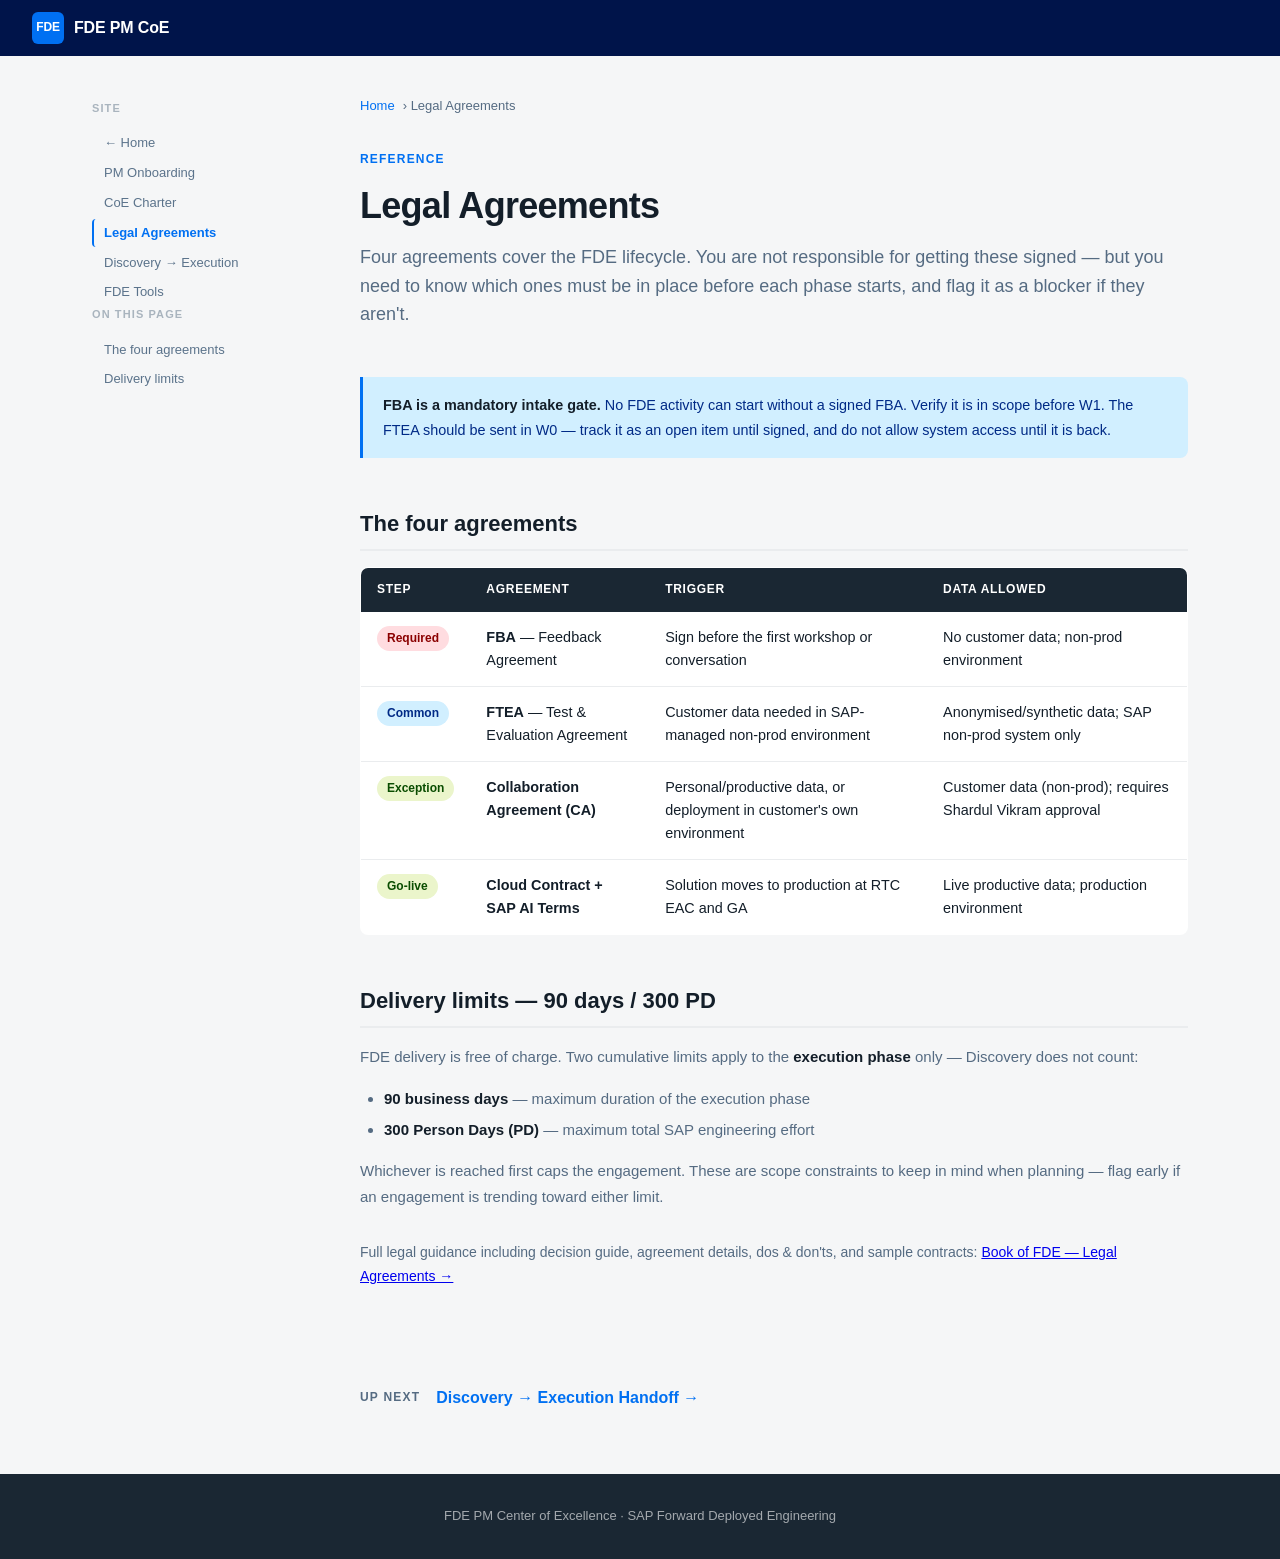
<file: docs/guides/legal.html>
<!DOCTYPE html>
<html lang="en">
<head>
  <meta charset="UTF-8" />
  <meta name="viewport" content="width=device-width, initial-scale=1.0" />
  <title>Legal Agreements — FDE PM CoE</title>
  <link rel="stylesheet" href="../styles/main.css" />
</head>
<body>

  <nav class="nav">
    <a class="nav-brand" href="../index.html">
      <div class="nav-logo">FDE</div>
      <span class="nav-title">FDE PM CoE</span>
    </a>
    <ul class="nav-links"></ul>
  </nav>

  <div class="guide-layout">
  <aside class="guide-sidebar">
    <p class="sidebar-label">Site</p>
    <nav>
      <a href="../index.html">← Home</a>
      <a href="pm-onboarding.html">PM Onboarding</a>
      <a href="charter.html">CoE Charter</a>
      <a href="legal.html" class="active">Legal Agreements</a>
      <a href="discovery-to-execution.html">Discovery → Execution</a>
      <a href="fde-tools.html">FDE Tools</a>
    </nav>
    <p class="sidebar-label">On this page</p>
    <nav>
      <a href="#four-agreements">The four agreements</a>
      <a href="#delivery-limits">Delivery limits</a>
    </nav>
  </aside>

  <div class="guide-wrap">

    <div class="breadcrumb">
      <a href="../index.html">Home</a> › Legal Agreements
    </div>

    <p style="font-size:0.75rem;font-weight:700;letter-spacing:0.1em;text-transform:uppercase;color:var(--blue-7);margin-bottom:0.5rem;">Reference</p>
    <h1>Legal Agreements</h1>
    <p class="guide-lead">
      Four agreements cover the FDE lifecycle. You are not responsible for getting these signed —
      but you need to know which ones must be in place before each phase starts, and flag it
      as a blocker if they aren't.
    </p>

    <div class="callout">
      <p><strong>FBA is a mandatory intake gate.</strong> No FDE activity can start without a signed FBA. Verify it is in scope before W1. The FTEA should be sent in W0 — track it as an open item until signed, and do not allow system access until it is back.</p>
    </div>

    <!-- ── The four agreements ── -->
    <h2 id="four-agreements">The four agreements</h2>

    <table class="ref-table" style="margin-bottom:2rem;">
      <thead>
        <tr><th>Step</th><th>Agreement</th><th>Trigger</th><th>Data allowed</th></tr>
      </thead>
      <tbody>
        <tr>
          <td><span class="tag tag-required">Required</span></td>
          <td><strong>FBA</strong> — Feedback Agreement</td>
          <td>Sign before the first workshop or conversation</td>
          <td>No customer data; non-prod environment</td>
        </tr>
        <tr>
          <td><span class="tag tag-pm">Common</span></td>
          <td><strong>FTEA</strong> — Test & Evaluation Agreement</td>
          <td>Customer data needed in SAP-managed non-prod environment</td>
          <td>Anonymised/synthetic data; SAP non-prod system only</td>
        </tr>
        <tr>
          <td><span class="tag tag-both">Exception</span></td>
          <td><strong>Collaboration Agreement (CA)</strong></td>
          <td>Personal/productive data, or deployment in customer's own environment</td>
          <td>Customer data (non-prod); requires Shardul Vikram approval</td>
        </tr>
        <tr>
          <td><span class="tag tag-both">Go-live</span></td>
          <td><strong>Cloud Contract + SAP AI Terms</strong></td>
          <td>Solution moves to production at RTC EAC and GA</td>
          <td>Live productive data; production environment</td>
        </tr>
      </tbody>
    </table>

    <!-- ── Delivery limits ── -->
    <h2 id="delivery-limits">Delivery limits — 90 days / 300 PD</h2>
    <p>
      FDE delivery is free of charge. Two cumulative limits apply to the <strong>execution phase</strong> only — Discovery does not count:
    </p>
    <ul>
      <li><strong>90 business days</strong> — maximum duration of the execution phase</li>
      <li><strong>300 Person Days (PD)</strong> — maximum total SAP engineering effort</li>
    </ul>
    <p>Whichever is reached first caps the engagement. These are scope constraints to keep in mind when planning — flag early if an engagement is trending toward either limit.</p>

    <div style="margin-top:2rem;">
      <p style="font-size:0.875rem;color:var(--label);">
        Full legal guidance including decision guide, agreement details, dos &amp; don'ts, and sample contracts: <a href="https://pages.github.tools.sap/I511648/book-of-fde/legal/">Book of FDE — Legal Agreements →</a>
      </p>
    </div>

    <div class="guide-next">
      <span class="guide-next-label">Up next</span>
      <a href="discovery-to-execution.html" class="guide-next-link">Discovery → Execution Handoff →</a>
    </div>

  </div><!-- /.guide-wrap -->
  </div><!-- /.guide-layout -->

  <script>
    const links = document.querySelectorAll('.guide-sidebar nav a[href^="#"]');
    const observer = new IntersectionObserver(entries => {
      entries.forEach(e => {
        if (e.isIntersecting) {
          links.forEach(l => l.classList.remove('active'));
          const match = document.querySelector(`.guide-sidebar nav a[href="#${e.target.id}"]`);
          if (match) match.classList.add('active');
        }
      });
    }, { rootMargin: '-10% 0px -80% 0px' });
    document.querySelectorAll('.guide-wrap h2[id]').forEach(h => observer.observe(h));
  </script>

  <footer>
    <p>FDE PM Center of Excellence · SAP Forward Deployed Engineering</p>
  </footer>

</body>
</html>
</file>
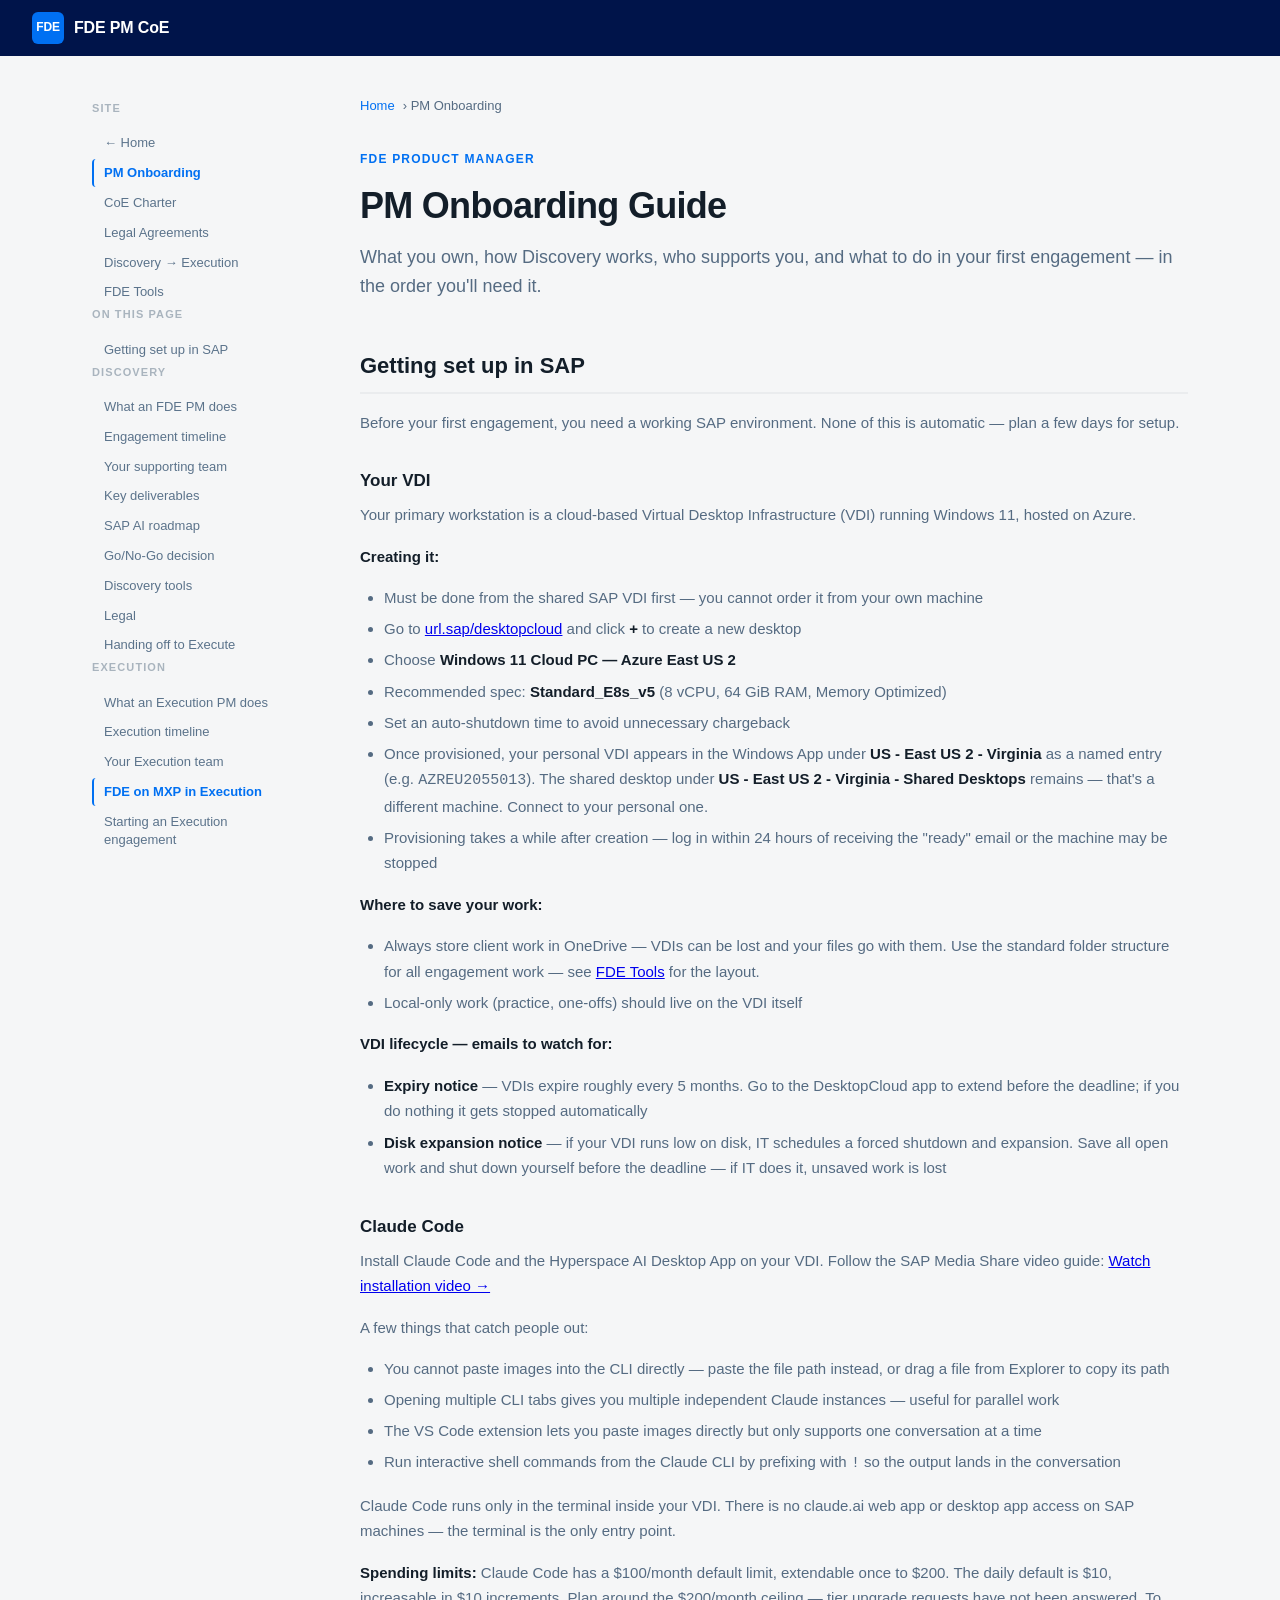
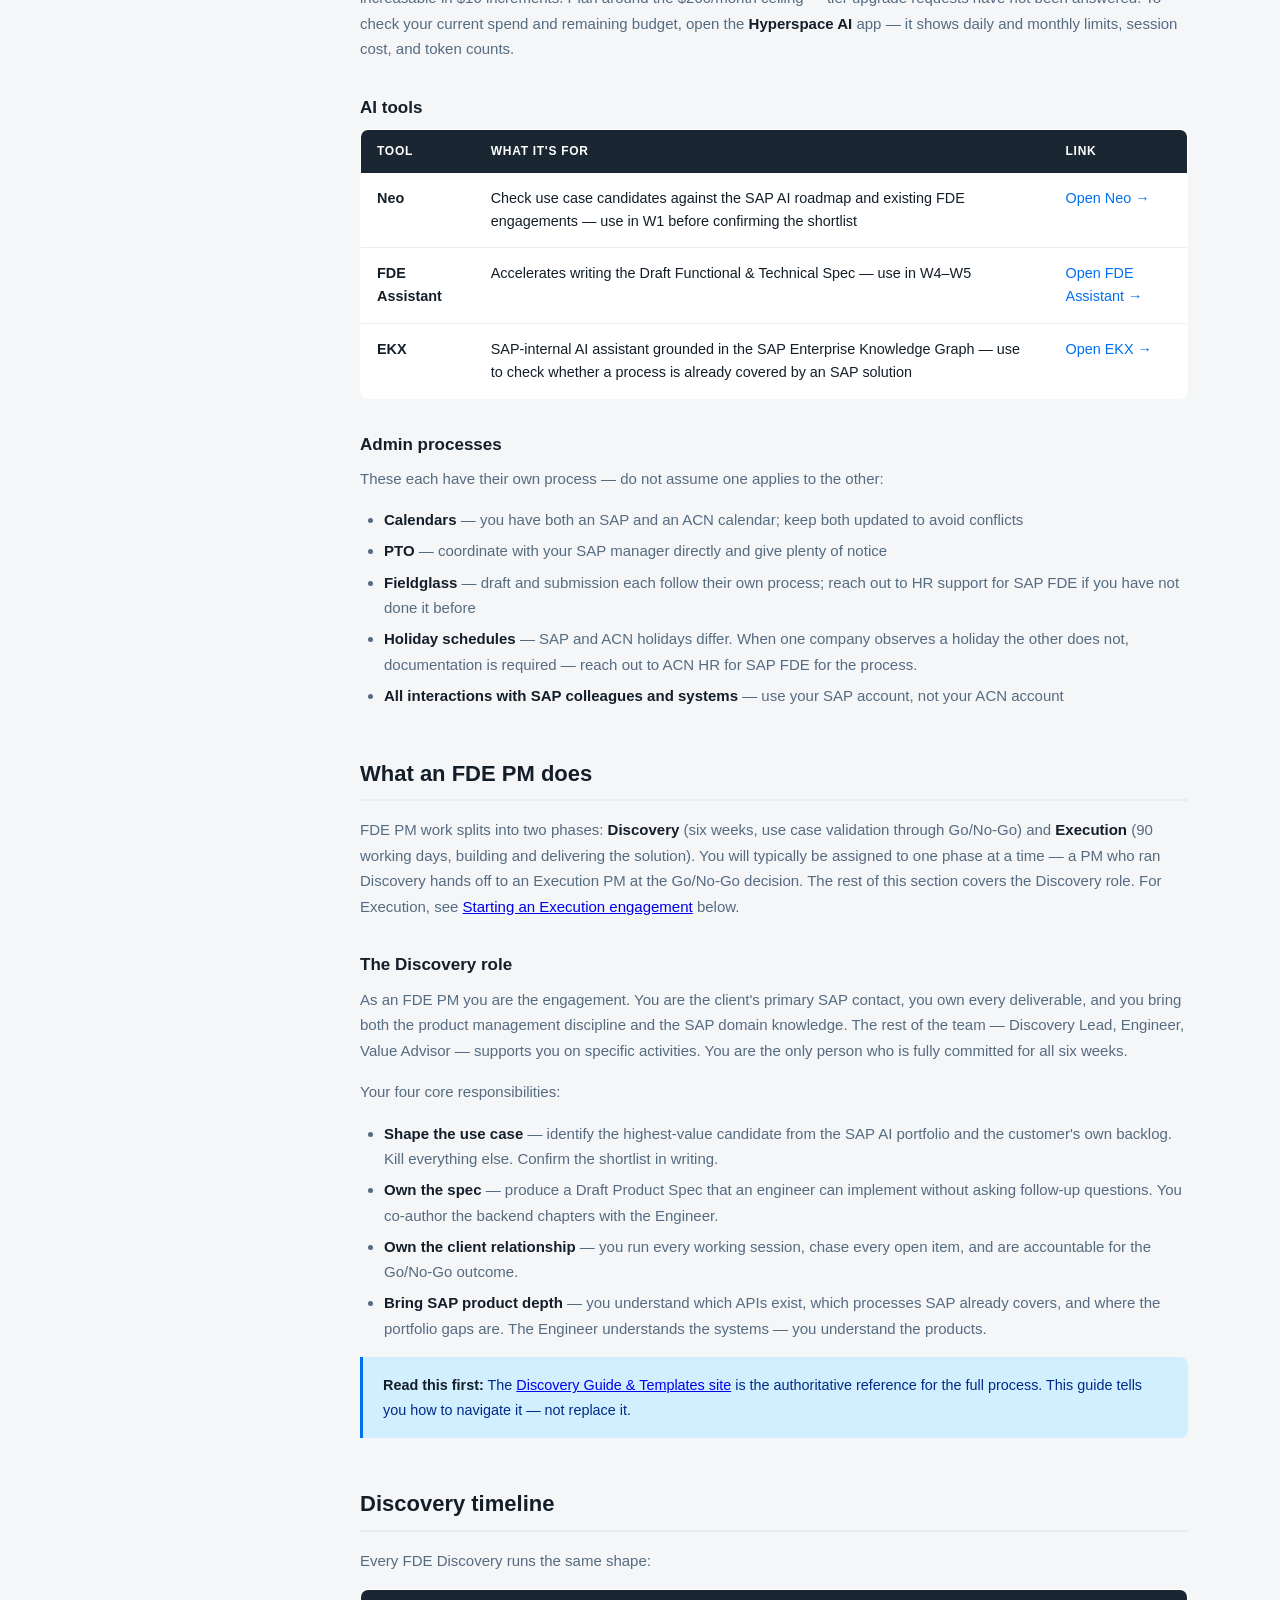
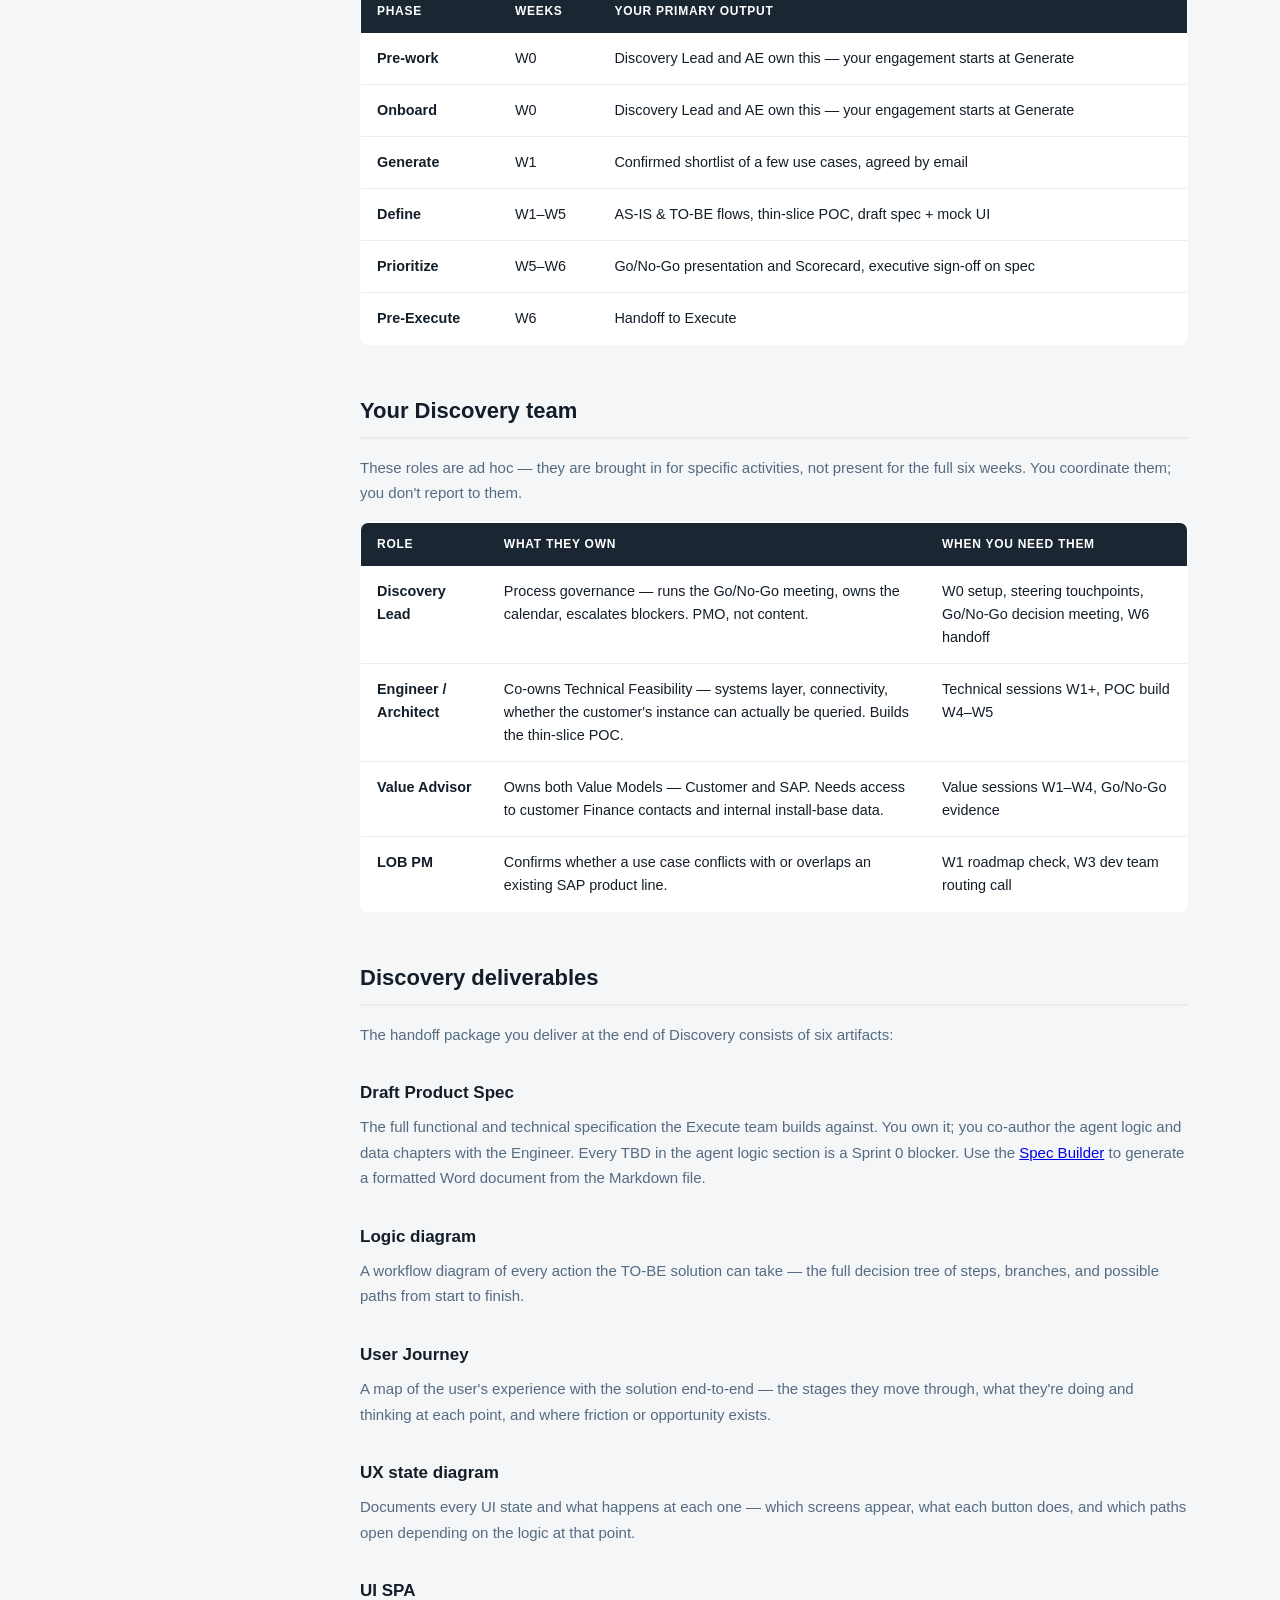
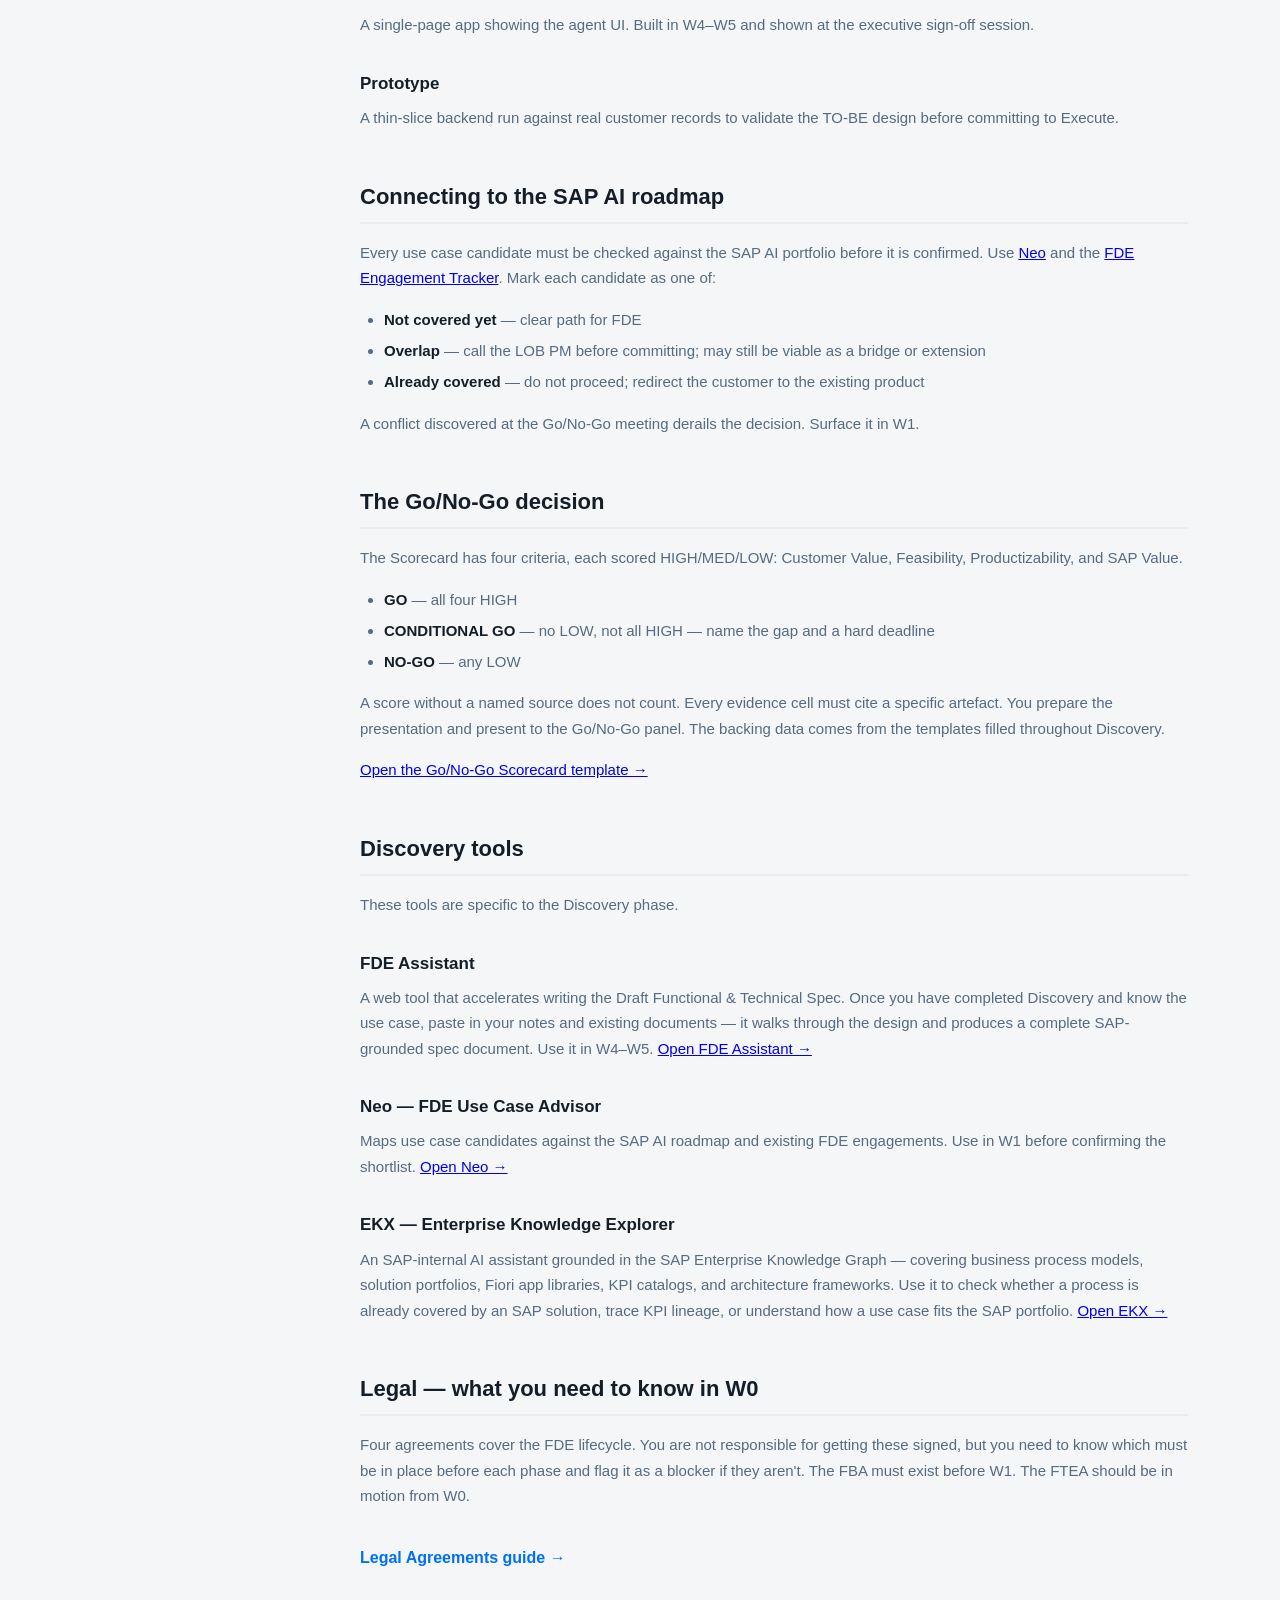
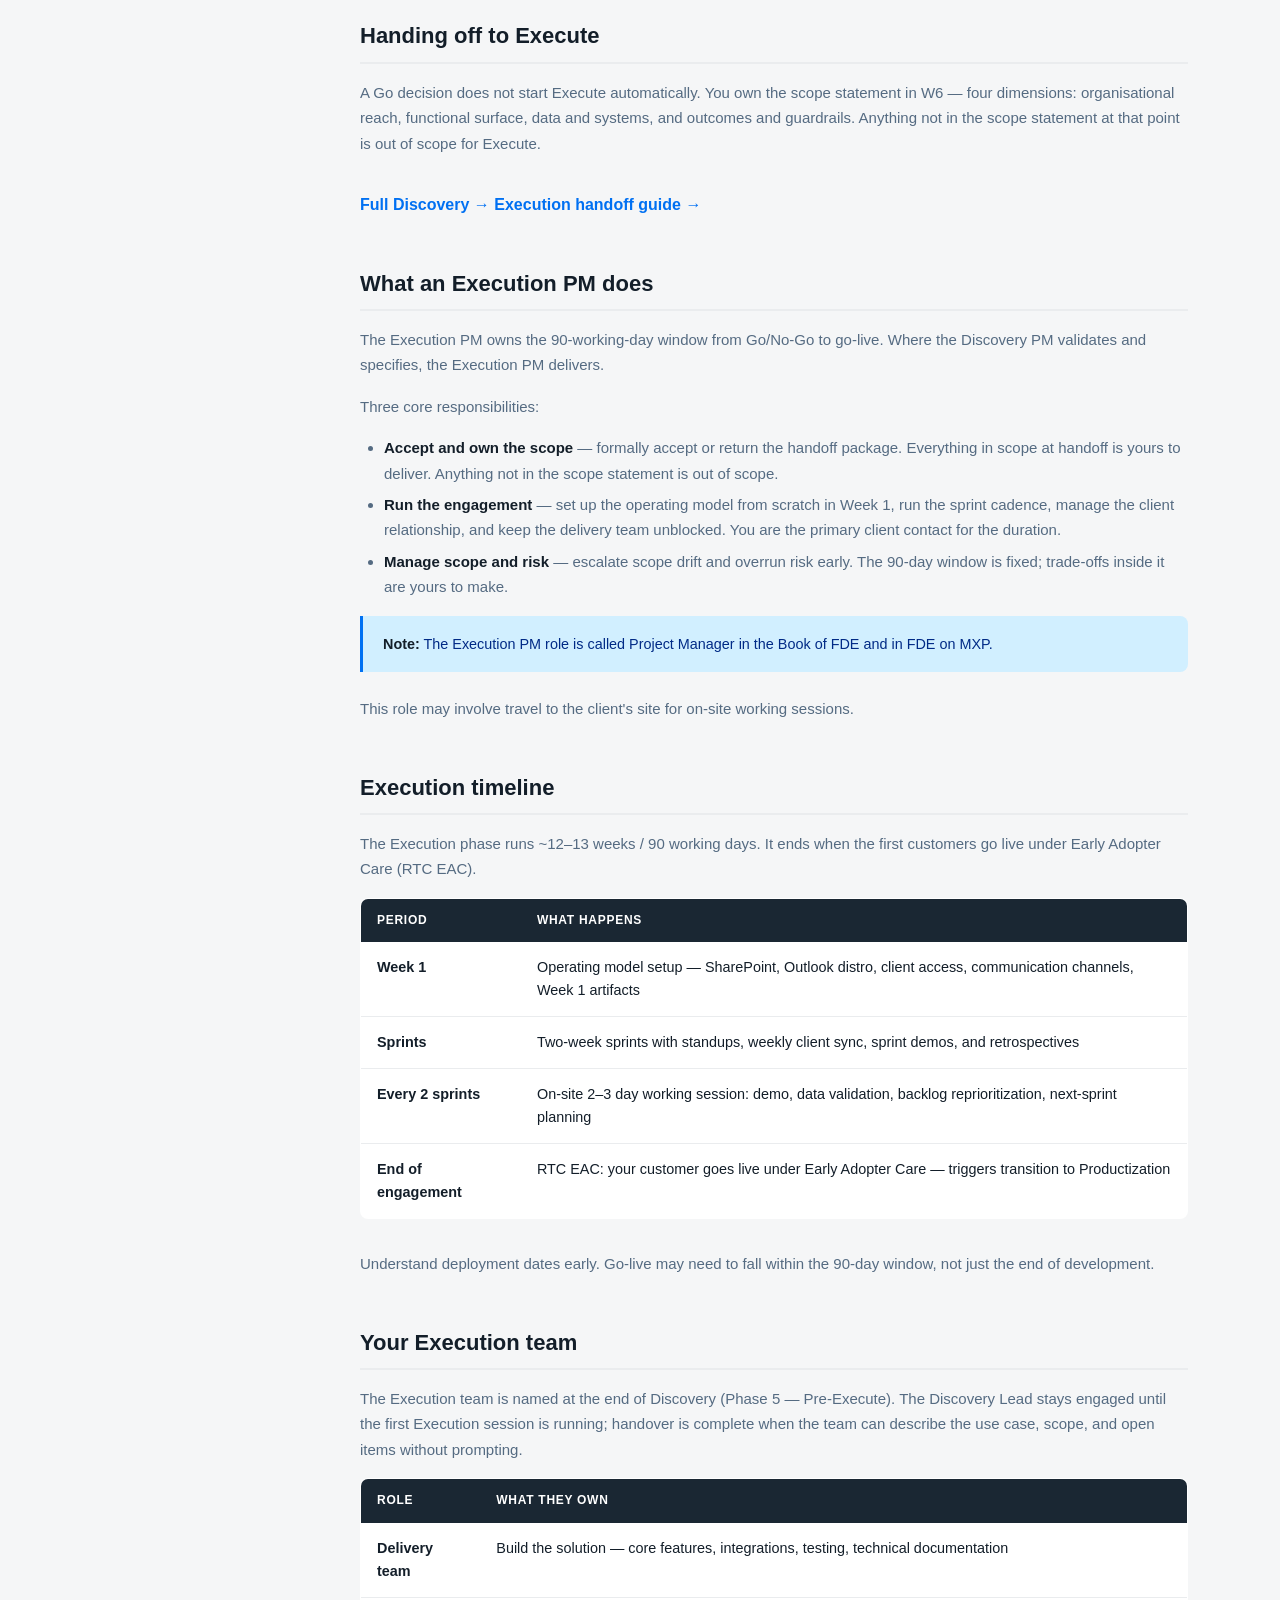
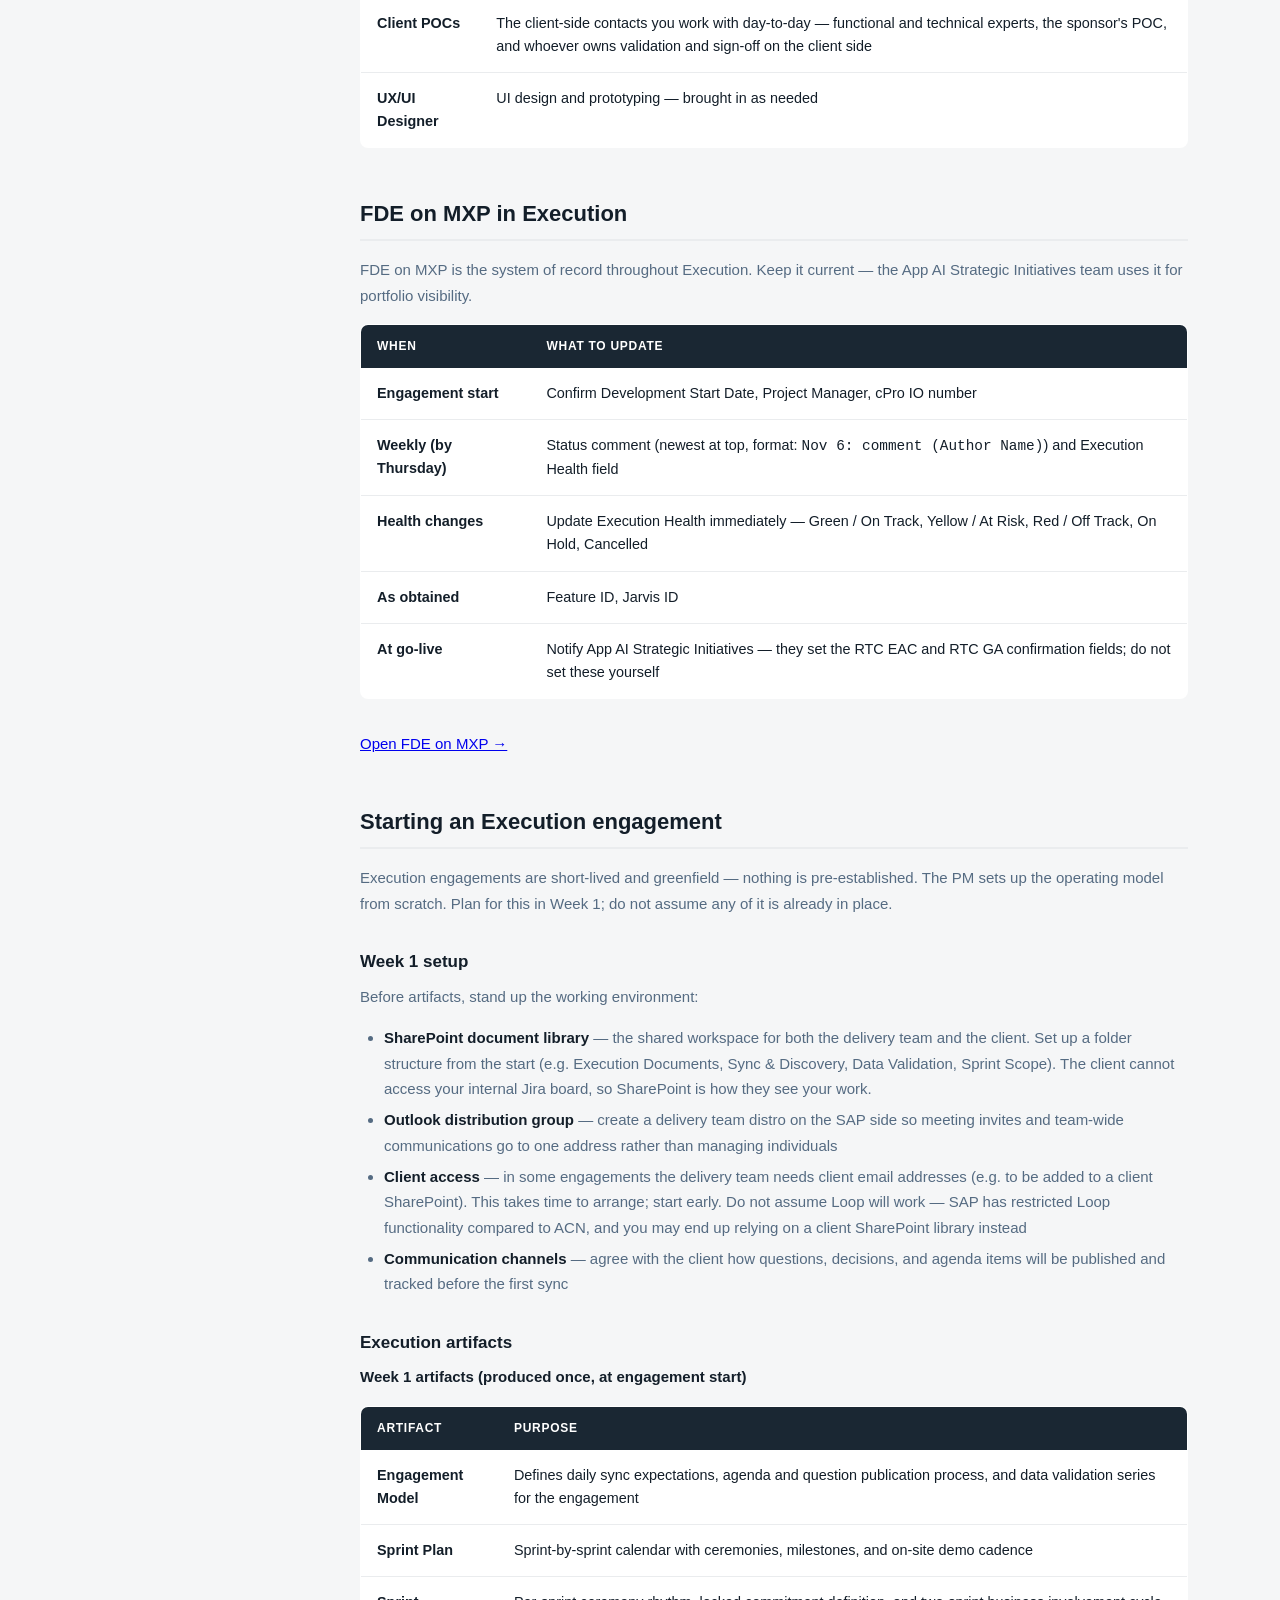
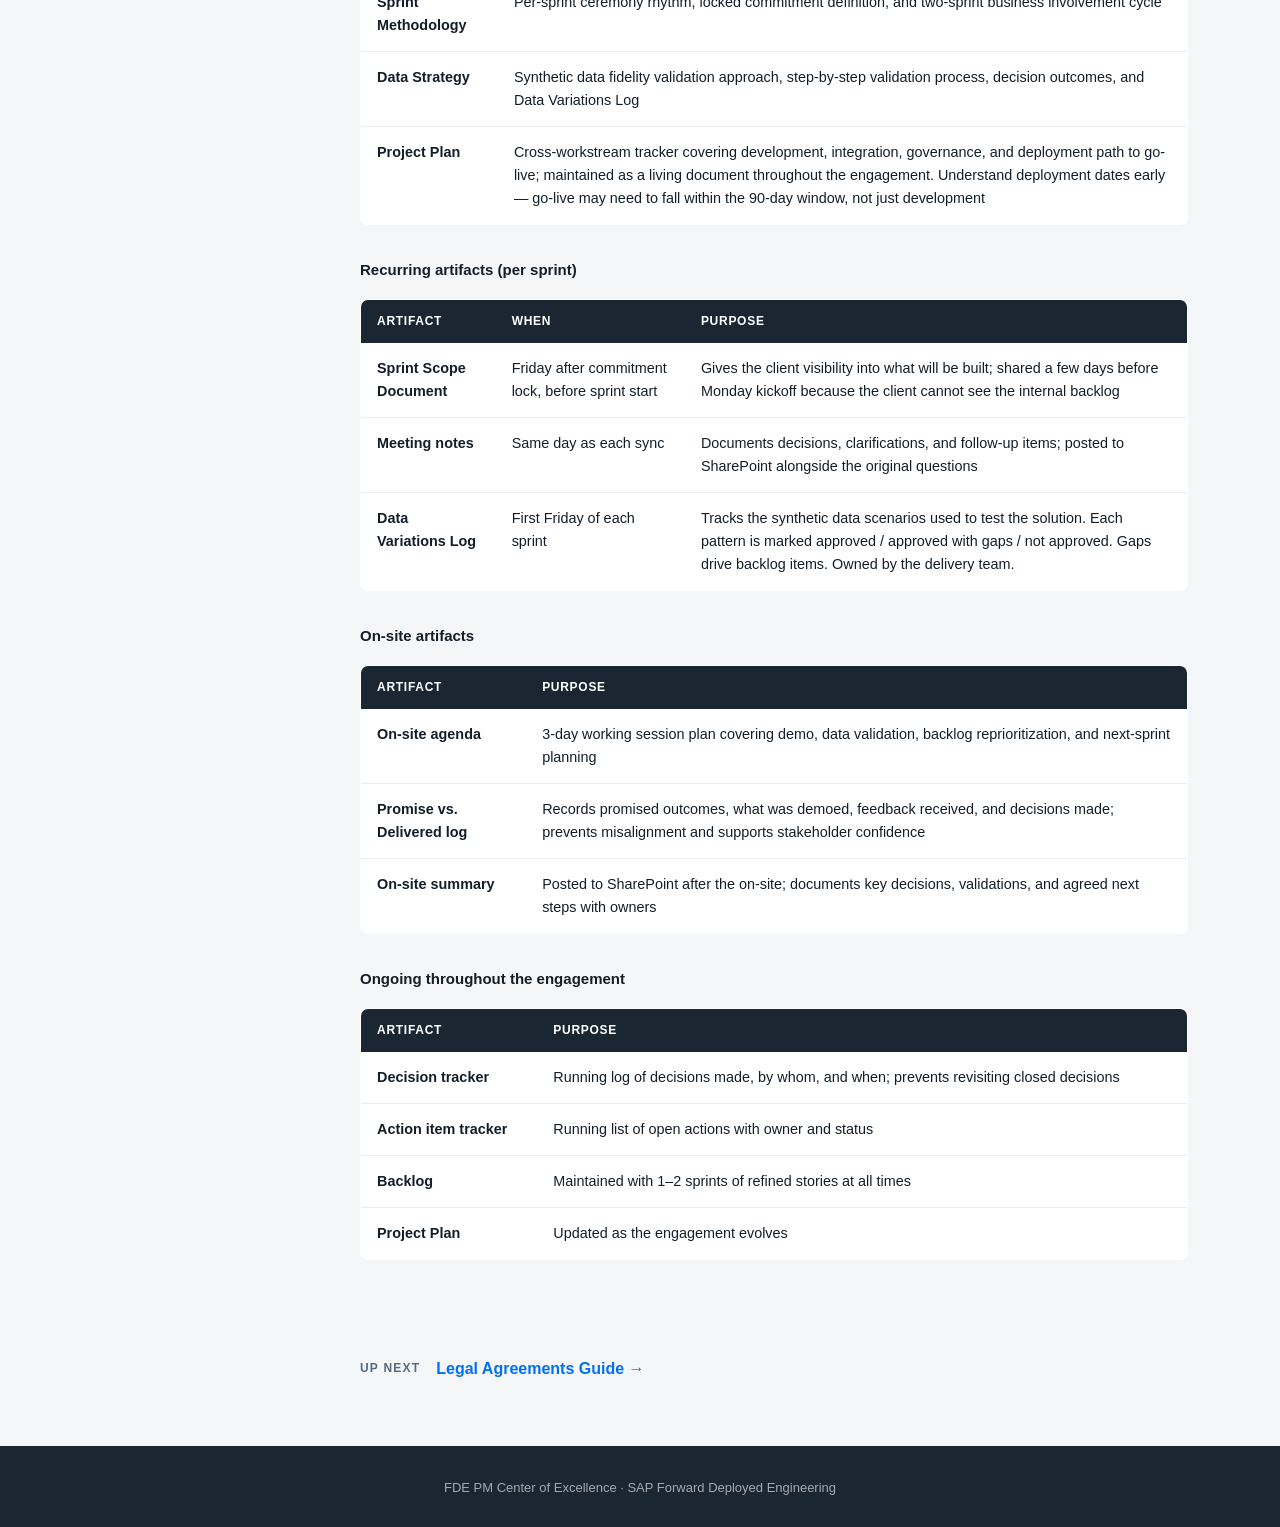
<file: docs/guides/pm-onboarding.html>
<!DOCTYPE html>
<html lang="en">
<head>
  <meta charset="UTF-8" />
  <meta name="viewport" content="width=device-width, initial-scale=1.0" />
  <title>PM Onboarding — FDE PM CoE</title>
  <link rel="stylesheet" href="../styles/main.css" />
</head>
<body>

  <nav class="nav">
    <a class="nav-brand" href="../index.html">
      <div class="nav-logo">FDE</div>
      <span class="nav-title">FDE PM CoE</span>
    </a>
    <ul class="nav-links"></ul>
  </nav>

  <div class="guide-layout">
  <aside class="guide-sidebar">
    <p class="sidebar-label">Site</p>
    <nav>
      <a href="../index.html">← Home</a>
      <a href="pm-onboarding.html" class="active">PM Onboarding</a>
      <a href="charter.html">CoE Charter</a>
      <a href="legal.html">Legal Agreements</a>
      <a href="discovery-to-execution.html">Discovery → Execution</a>
      <a href="fde-tools.html">FDE Tools</a>
    </nav>
    <p class="sidebar-label">On this page</p>
    <nav>
      <a href="#sap-setup">Getting set up in SAP</a>
    </nav>
    <p class="sidebar-label">Discovery</p>
    <nav>
      <a href="#what-you-do">What an FDE PM does</a>
      <a href="#timeline">Engagement timeline</a>
      <a href="#your-team">Your supporting team</a>
      <a href="#deliverables">Key deliverables</a>
      <a href="#roadmap">SAP AI roadmap</a>
      <a href="#go-no-go">Go/No-Go decision</a>
      <a href="#tools">Discovery tools</a>
      <a href="#legal">Legal</a>
      <a href="#handoff">Handing off to Execute</a>
    </nav>
    <p class="sidebar-label">Execution</p>
    <nav>
      <a href="#execution-what-you-do">What an Execution PM does</a>
      <a href="#execution-timeline">Execution timeline</a>
      <a href="#execution-team">Your Execution team</a>
      <a href="#execution-mxp">FDE on MXP in Execution</a>
      <a href="#execution-setup">Starting an Execution engagement</a>
    </nav>
  </aside>

  <div class="guide-wrap">

    <div class="breadcrumb">
      <a href="../index.html">Home</a> › PM Onboarding
    </div>

    <p style="font-size:0.75rem;font-weight:700;letter-spacing:0.1em;text-transform:uppercase;color:var(--blue-7);margin-bottom:0.5rem;">FDE Product Manager</p>
    <h1>PM Onboarding Guide</h1>
    <p class="guide-lead">
      What you own, how Discovery works, who supports you, and what to do in your first engagement —
      in the order you'll need it.
    </p>

    <!-- ── Getting set up in SAP ── -->
    <h2 id="sap-setup">Getting set up in SAP</h2>
    <p>Before your first engagement, you need a working SAP environment. None of this is automatic — plan a few days for setup.</p>

    <h3>Your VDI</h3>
    <p>Your primary workstation is a cloud-based Virtual Desktop Infrastructure (VDI) running Windows 11, hosted on Azure.</p>

    <p><strong>Creating it:</strong></p>
    <ul>
      <li>Must be done from the shared SAP VDI first — you cannot order it from your own machine</li>
      <li>Go to <a href="https://url.sap/desktopcloud">url.sap/desktopcloud</a> and click <strong>+</strong> to create a new desktop</li>
      <li>Choose <strong>Windows 11 Cloud PC — Azure East US 2</strong></li>
      <li>Recommended spec: <strong>Standard_E8s_v5</strong> (8 vCPU, 64 GiB RAM, Memory Optimized)</li>
      <li>Set an auto-shutdown time to avoid unnecessary chargeback</li>
      <li>Once provisioned, your personal VDI appears in the Windows App under <strong>US - East US 2 - Virginia</strong> as a named entry (e.g. <code>AZREU2055013</code>). The shared desktop under <strong>US - East US 2 - Virginia - Shared Desktops</strong> remains — that's a different machine. Connect to your personal one.</li>
      <li>Provisioning takes a while after creation — log in within 24 hours of receiving the "ready" email or the machine may be stopped</li>
    </ul>

    <p><strong>Where to save your work:</strong></p>
    <ul>
      <li>Always store client work in OneDrive — VDIs can be lost and your files go with them. Use the standard folder structure for all engagement work — see <a href="fde-tools.html">FDE Tools</a> for the layout.</li>
      <li>Local-only work (practice, one-offs) should live on the VDI itself</li>
    </ul>

    <p><strong>VDI lifecycle — emails to watch for:</strong></p>
    <ul>
      <li><strong>Expiry notice</strong> — VDIs expire roughly every 5 months. Go to the DesktopCloud app to extend before the deadline; if you do nothing it gets stopped automatically</li>
      <li><strong>Disk expansion notice</strong> — if your VDI runs low on disk, IT schedules a forced shutdown and expansion. Save all open work and shut down yourself before the deadline — if IT does it, unsaved work is lost</li>
    </ul>

    <h3>Claude Code</h3>
    <p>Install Claude Code and the Hyperspace AI Desktop App on your VDI. Follow the SAP Media Share video guide: <a href="https://video.sap.com/media/t/1_gls3skaz">Watch installation video →</a></p>
    <p>A few things that catch people out:</p>
    <ul>
      <li>You cannot paste images into the CLI directly — paste the file path instead, or drag a file from Explorer to copy its path</li>
      <li>Opening multiple CLI tabs gives you multiple independent Claude instances — useful for parallel work</li>
      <li>The VS Code extension lets you paste images directly but only supports one conversation at a time</li>
      <li>Run interactive shell commands from the Claude CLI by prefixing with <code>!</code> so the output lands in the conversation</li>
    </ul>
    <p>Claude Code runs only in the terminal inside your VDI. There is no claude.ai web app or desktop app access on SAP machines — the terminal is the only entry point.</p>
    <p><strong>Spending limits:</strong> Claude Code has a $100/month default limit, extendable once to $200. The daily default is $10, increasable in $10 increments. Plan around the $200/month ceiling — tier upgrade requests have not been answered. To check your current spend and remaining budget, open the <strong>Hyperspace AI</strong> app — it shows daily and monthly limits, session cost, and token counts.</p>

    <h3>AI tools</h3>
    <table class="ref-table" style="margin-bottom:2rem;">
      <thead>
        <tr><th>Tool</th><th>What it's for</th><th>Link</th></tr>
      </thead>
      <tbody>
        <tr>
          <td><strong>Neo</strong></td>
          <td>Check use case candidates against the SAP AI roadmap and existing FDE engagements — use in W1 before confirming the shortlist</td>
          <td><a href="https://url.sap/wyph0c">Open Neo →</a></td>
        </tr>
        <tr>
          <td><strong>FDE Assistant</strong></td>
          <td>Accelerates writing the Draft Functional &amp; Technical Spec — use in W4–W5</td>
          <td><a href="https://fde-assistant.cfapps.eu10-004.hana.ondemand.com/">Open FDE Assistant →</a></td>
        </tr>
        <tr>
          <td><strong>EKX</strong></td>
          <td>SAP-internal AI assistant grounded in the SAP Enterprise Knowledge Graph — use to check whether a process is already covered by an SAP solution</td>
          <td><a href="https://ekx.cloud.sap/chat">Open EKX →</a></td>
        </tr>
      </tbody>
    </table>

    <h3>Admin processes</h3>
    <p>These each have their own process — do not assume one applies to the other:</p>
    <ul>
      <li><strong>Calendars</strong> — you have both an SAP and an ACN calendar; keep both updated to avoid conflicts</li>
      <li><strong>PTO</strong> — coordinate with your SAP manager directly and give plenty of notice</li>
      <li><strong>Fieldglass</strong> — draft and submission each follow their own process; reach out to HR support for SAP FDE if you have not done it before</li>
      <li><strong>Holiday schedules</strong> — SAP and ACN holidays differ. When one company observes a holiday the other does not, documentation is required — reach out to ACN HR for SAP FDE for the process.</li>
      <li><strong>All interactions with SAP colleagues and systems</strong> — use your SAP account, not your ACN account</li>
    </ul>

    <!-- ── What you do ── -->
    <h2 id="what-you-do">What an FDE PM does</h2>
    <p>
      FDE PM work splits into two phases: <strong>Discovery</strong> (six weeks, use case validation through Go/No-Go) and <strong>Execution</strong> (90 working days, building and delivering the solution). You will typically be assigned to one phase at a time — a PM who ran Discovery hands off to an Execution PM at the Go/No-Go decision. The rest of this section covers the Discovery role. For Execution, see <a href="#execution-setup">Starting an Execution engagement</a> below.
    </p>
    <h3>The Discovery role</h3>
    <p>
      As an FDE PM you are the engagement. You are the client's primary SAP contact,
      you own every deliverable, and you bring both the product management discipline
      and the SAP domain knowledge. The rest of the team — Discovery Lead, Engineer,
      Value Advisor — supports you on specific activities. You are the only person
      who is fully committed for all six weeks.
    </p>
    <p>Your four core responsibilities:</p>
    <ul>
      <li><strong>Shape the use case</strong> — identify the highest-value candidate from the SAP AI portfolio and the customer's own backlog. Kill everything else. Confirm the shortlist in writing.</li>
      <li><strong>Own the spec</strong> — produce a Draft Product Spec that an engineer can implement without asking follow-up questions. You co-author the backend chapters with the Engineer.</li>
      <li><strong>Own the client relationship</strong> — you run every working session, chase every open item, and are accountable for the Go/No-Go outcome.</li>
      <li><strong>Bring SAP product depth</strong> — you understand which APIs exist, which processes SAP already covers, and where the portfolio gaps are. The Engineer understands the systems — you understand the products.</li>
    </ul>

    <div class="callout">
      <p><strong>Read this first:</strong> The <a href="https://fde-product-discovery.cfapps.eu10-004.hana.ondemand.com/">Discovery Guide & Templates site</a> is the authoritative reference for the full process. This guide tells you how to navigate it — not replace it.</p>
    </div>

    <!-- ── The engagement timeline ── -->
    <h2 id="timeline">Discovery timeline</h2>
    <p>Every FDE Discovery runs the same shape:</p>

    <table class="ref-table" style="margin-bottom:2rem;">
      <thead>
        <tr><th>Phase</th><th>Weeks</th><th>Your primary output</th></tr>
      </thead>
      <tbody>
        <tr><td><strong>Pre-work</strong></td><td>W0</td><td>Discovery Lead and AE own this — your engagement starts at Generate</td></tr>
        <tr><td><strong>Onboard</strong></td><td>W0</td><td>Discovery Lead and AE own this — your engagement starts at Generate</td></tr>
        <tr><td><strong>Generate</strong></td><td>W1</td><td>Confirmed shortlist of a few use cases, agreed by email</td></tr>
        <tr><td><strong>Define</strong></td><td>W1–W5</td><td>AS-IS & TO-BE flows, thin-slice POC, draft spec + mock UI</td></tr>
        <tr><td><strong>Prioritize</strong></td><td>W5–W6</td><td>Go/No-Go presentation and Scorecard, executive sign-off on spec</td></tr>
        <tr><td><strong>Pre-Execute</strong></td><td>W6</td><td>Handoff to Execute</td></tr>
      </tbody>
    </table>

    <!-- ── Your team ── -->
    <h2 id="your-team">Your Discovery team</h2>
    <p>
      These roles are ad hoc — they are brought in for specific activities, not present for the full six weeks.
      You coordinate them; you don't report to them.
    </p>

    <table class="ref-table" style="margin-bottom:2rem;">
      <thead>
        <tr><th>Role</th><th>What they own</th><th>When you need them</th></tr>
      </thead>
      <tbody>
        <tr>
          <td><strong>Discovery Lead</strong></td>
          <td>Process governance — runs the Go/No-Go meeting, owns the calendar, escalates blockers. PMO, not content.</td>
          <td>W0 setup, steering touchpoints, Go/No-Go decision meeting, W6 handoff</td>
        </tr>
        <tr>
          <td><strong>Engineer / Architect</strong></td>
          <td>Co-owns Technical Feasibility — systems layer, connectivity, whether the customer's instance can actually be queried. Builds the thin-slice POC.</td>
          <td>Technical sessions W1+, POC build W4–W5</td>
        </tr>
        <tr>
          <td><strong>Value Advisor</strong></td>
          <td>Owns both Value Models — Customer and SAP. Needs access to customer Finance contacts and internal install-base data.</td>
          <td>Value sessions W1–W4, Go/No-Go evidence</td>
        </tr>
        <tr>
          <td><strong>LOB PM</strong></td>
          <td>Confirms whether a use case conflicts with or overlaps an existing SAP product line.</td>
          <td>W1 roadmap check, W3 dev team routing call</td>
        </tr>
      </tbody>
    </table>

    <!-- ── Your key deliverables ── -->
    <h2 id="deliverables">Discovery deliverables</h2>
    <p>The handoff package you deliver at the end of Discovery consists of six artifacts:</p>

    <h3>Draft Product Spec</h3>
    <p>
      The full functional and technical specification the Execute team builds against.
      You own it; you co-author the agent logic and data chapters with the Engineer.
      Every TBD in the agent logic section is a Sprint 0 blocker.
      Use the <a href="fde-tools.html">Spec Builder</a> to generate a formatted Word document from the Markdown file.
    </p>

    <h3>Logic diagram</h3>
    <p>
      A workflow diagram of every action the TO-BE solution can take — the full decision tree of steps,
      branches, and possible paths from start to finish.
    </p>

    <h3>User Journey</h3>
    <p>
      A map of the user's experience with the solution end-to-end — the stages they move through,
      what they're doing and thinking at each point, and where friction or opportunity exists.
    </p>

    <h3>UX state diagram</h3>
    <p>
      Documents every UI state and what happens at each one — which screens appear, what each button does,
      and which paths open depending on the logic at that point.
    </p>

    <h3>UI SPA</h3>
    <p>
      A single-page app showing the agent UI. Built in W4–W5 and shown at the executive sign-off session.
    </p>

    <h3>Prototype</h3>
    <p>
      A thin-slice backend run against real customer records to validate the TO-BE design before committing to Execute.
    </p>

    <!-- ── Roadmap and portfolio ── -->
    <h2 id="roadmap">Connecting to the SAP AI roadmap</h2>
    <p>
      Every use case candidate must be checked against the SAP AI portfolio before
      it is confirmed. Use <a href="https://url.sap/wyph0c">Neo</a> and the
      <a href="https://launcher.value-experience-hub.for.sap/experiences/fde/pages/all-engagements">FDE Engagement Tracker</a>.
      Mark each candidate as one of:
    </p>
    <ul>
      <li><strong>Not covered yet</strong> — clear path for FDE</li>
      <li><strong>Overlap</strong> — call the LOB PM before committing; may still be viable as a bridge or extension</li>
      <li><strong>Already covered</strong> — do not proceed; redirect the customer to the existing product</li>
    </ul>
    <p>A conflict discovered at the Go/No-Go meeting derails the decision. Surface it in W1.</p>

    <!-- ── Go/No-Go ── -->
    <h2 id="go-no-go">The Go/No-Go decision</h2>
    <p>
      The Scorecard has four criteria, each scored HIGH/MED/LOW:
      Customer Value, Feasibility, Productizability, and SAP Value.
    </p>
    <ul>
      <li><strong>GO</strong> — all four HIGH</li>
      <li><strong>CONDITIONAL GO</strong> — no LOW, not all HIGH — name the gap and a hard deadline</li>
      <li><strong>NO-GO</strong> — any LOW</li>
    </ul>
    <p>
      A score without a named source does not count. Every evidence cell must cite
      a specific artefact. You prepare the presentation and present to the Go/No-Go panel.
      The backing data comes from the templates filled throughout Discovery.
    </p>
    <p><a href="https://url.sap/7c5npy">Open the Go/No-Go Scorecard template →</a></p>

    <!-- ── Tools & Skills ── -->
    <h2 id="tools">Discovery tools</h2>
    <p>These tools are specific to the Discovery phase.</p>

    <h3>FDE Assistant</h3>
    <p>
      A web tool that accelerates writing the Draft Functional &amp; Technical Spec.
      Once you have completed Discovery and know the use case, paste in your notes and
      existing documents — it walks through the design and produces a complete SAP-grounded
      spec document. Use it in W4–W5.
      <a href="https://fde-assistant.cfapps.eu10-004.hana.ondemand.com/">Open FDE Assistant →</a>
    </p>

    <h3>Neo — FDE Use Case Advisor</h3>
    <p>
      Maps use case candidates against the SAP AI roadmap and existing FDE engagements.
      Use in W1 before confirming the shortlist.
      <a href="https://url.sap/wyph0c">Open Neo →</a>
    </p>

    <h3>EKX — Enterprise Knowledge Explorer</h3>
    <p>
      An SAP-internal AI assistant grounded in the SAP Enterprise Knowledge Graph — covering business process models,
      solution portfolios, Fiori app libraries, KPI catalogs, and architecture frameworks. Use it to check whether
      a process is already covered by an SAP solution, trace KPI lineage, or understand how a use case fits the
      SAP portfolio.
      <a href="https://ekx.cloud.sap/chat">Open EKX →</a>
    </p>

    <!-- ── Legal ── -->
    <h2 id="legal">Legal — what you need to know in W0</h2>
    <p>
      Four agreements cover the FDE lifecycle. You are not responsible for getting these signed,
      but you need to know which must be in place before each phase and flag it as a blocker if they aren't.
      The FBA must exist before W1. The FTEA should be in motion from W0.
    </p>
    <a href="legal.html" class="card-link" style="font-size:1rem;">Legal Agreements guide →</a>

    <!-- ── Discovery → Execution ── -->
    <h2 id="handoff">Handing off to Execute</h2>
    <p>
      A Go decision does not start Execute automatically. You own the scope statement in W6 —
      four dimensions: organisational reach, functional surface, data and systems, and outcomes and guardrails.
      Anything not in the scope statement at that point is out of scope for Execute.
    </p>
    <a href="discovery-to-execution.html" class="card-link" style="font-size:1rem;">Full Discovery → Execution handoff guide →</a>

    <!-- ── What an Execution PM does ── -->
    <h2 id="execution-what-you-do">What an Execution PM does</h2>
    <p>
      The Execution PM owns the 90-working-day window from Go/No-Go to go-live. Where the Discovery PM validates and specifies, the Execution PM delivers.
    </p>
    <p>Three core responsibilities:</p>
    <ul>
      <li><strong>Accept and own the scope</strong> — formally accept or return the handoff package. Everything in scope at handoff is yours to deliver. Anything not in the scope statement is out of scope.</li>
      <li><strong>Run the engagement</strong> — set up the operating model from scratch in Week 1, run the sprint cadence, manage the client relationship, and keep the delivery team unblocked. You are the primary client contact for the duration.</li>
      <li><strong>Manage scope and risk</strong> — escalate scope drift and overrun risk early. The 90-day window is fixed; trade-offs inside it are yours to make.</li>
    </ul>

    <div class="callout">
      <p><strong>Note:</strong> The Execution PM role is called Project Manager in the Book of FDE and in FDE on MXP.</p>
    </div>

    <p>This role may involve travel to the client's site for on-site working sessions.</p>

    <!-- ── Execution timeline ── -->
    <h2 id="execution-timeline">Execution timeline</h2>
    <p>The Execution phase runs ~12–13 weeks / 90 working days. It ends when the first customers go live under Early Adopter Care (RTC EAC).</p>

    <table class="ref-table" style="margin-bottom:2rem;">
      <thead>
        <tr><th>Period</th><th>What happens</th></tr>
      </thead>
      <tbody>
        <tr><td><strong>Week 1</strong></td><td>Operating model setup — SharePoint, Outlook distro, client access, communication channels, Week 1 artifacts</td></tr>
        <tr><td><strong>Sprints</strong></td><td>Two-week sprints with standups, weekly client sync, sprint demos, and retrospectives</td></tr>
        <tr><td><strong>Every 2 sprints</strong></td><td>On-site 2–3 day working session: demo, data validation, backlog reprioritization, next-sprint planning</td></tr>
        <tr><td><strong>End of engagement</strong></td><td>RTC EAC: your customer goes live under Early Adopter Care — triggers transition to Productization</td></tr>
      </tbody>
    </table>

    <p>Understand deployment dates early. Go-live may need to fall within the 90-day window, not just the end of development.</p>

    <!-- ── Your Execution team ── -->
    <h2 id="execution-team">Your Execution team</h2>
    <p>
      The Execution team is named at the end of Discovery (Phase 5 — Pre-Execute). The Discovery Lead stays engaged until the first Execution session is running; handover is complete when the team can describe the use case, scope, and open items without prompting.
    </p>

    <table class="ref-table" style="margin-bottom:2rem;">
      <thead>
        <tr><th>Role</th><th>What they own</th></tr>
      </thead>
      <tbody>
        <tr><td><strong>Delivery team</strong></td><td>Build the solution — core features, integrations, testing, technical documentation</td></tr>
        <tr><td><strong>Client POCs</strong></td><td>The client-side contacts you work with day-to-day — functional and technical experts, the sponsor's POC, and whoever owns validation and sign-off on the client side</td></tr>
        <tr><td><strong>UX/UI Designer</strong></td><td>UI design and prototyping — brought in as needed</td></tr>
      </tbody>
    </table>

    <!-- ── FDE on MXP in Execution ── -->
    <h2 id="execution-mxp">FDE on MXP in Execution</h2>
    <p>FDE on MXP is the system of record throughout Execution. Keep it current — the App AI Strategic Initiatives team uses it for portfolio visibility.</p>

    <table class="ref-table" style="margin-bottom:2rem;">
      <thead>
        <tr><th>When</th><th>What to update</th></tr>
      </thead>
      <tbody>
        <tr><td><strong>Engagement start</strong></td><td>Confirm Development Start Date, Project Manager, cPro IO number</td></tr>
        <tr><td><strong>Weekly (by Thursday)</strong></td><td>Status comment (newest at top, format: <code>Nov 6: comment (Author Name)</code>) and Execution Health field</td></tr>
        <tr><td><strong>Health changes</strong></td><td>Update Execution Health immediately — Green / On Track, Yellow / At Risk, Red / Off Track, On Hold, Cancelled</td></tr>
        <tr><td><strong>As obtained</strong></td><td>Feature ID, Jarvis ID</td></tr>
        <tr><td><strong>At go-live</strong></td><td>Notify App AI Strategic Initiatives — they set the RTC EAC and RTC GA confirmation fields; do not set these yourself</td></tr>
      </tbody>
    </table>

    <p><a href="https://launcher.value-experience-hub.for.sap/experiences/fde/pages/all-engagements">Open FDE on MXP →</a></p>

    <!-- ── Starting an Execution engagement ── -->
    <h2 id="execution-setup">Starting an Execution engagement</h2>
    <p>
      Execution engagements are short-lived and greenfield — nothing is pre-established.
      The PM sets up the operating model from scratch. Plan for this in Week 1; do not assume any of it is already in place.
    </p>

    <h3>Week 1 setup</h3>
    <p>Before artifacts, stand up the working environment:</p>
    <ul>
      <li><strong>SharePoint document library</strong> — the shared workspace for both the delivery team and the client. Set up a folder structure from the start (e.g. Execution Documents, Sync &amp; Discovery, Data Validation, Sprint Scope). The client cannot access your internal Jira board, so SharePoint is how they see your work.</li>
      <li><strong>Outlook distribution group</strong> — create a delivery team distro on the SAP side so meeting invites and team-wide communications go to one address rather than managing individuals</li>
      <li><strong>Client access</strong> — in some engagements the delivery team needs client email addresses (e.g. to be added to a client SharePoint). This takes time to arrange; start early. Do not assume Loop will work — SAP has restricted Loop functionality compared to ACN, and you may end up relying on a client SharePoint library instead</li>
      <li><strong>Communication channels</strong> — agree with the client how questions, decisions, and agenda items will be published and tracked before the first sync</li>
    </ul>

    <h3>Execution artifacts</h3>

    <p><strong>Week 1 artifacts (produced once, at engagement start)</strong></p>
    <table class="ref-table" style="margin-bottom:2rem;">
      <thead>
        <tr><th>Artifact</th><th>Purpose</th></tr>
      </thead>
      <tbody>
        <tr><td><strong>Engagement Model</strong></td><td>Defines daily sync expectations, agenda and question publication process, and data validation series for the engagement</td></tr>
        <tr><td><strong>Sprint Plan</strong></td><td>Sprint-by-sprint calendar with ceremonies, milestones, and on-site demo cadence</td></tr>
        <tr><td><strong>Sprint Methodology</strong></td><td>Per-sprint ceremony rhythm, locked commitment definition, and two-sprint business involvement cycle</td></tr>
        <tr><td><strong>Data Strategy</strong></td><td>Synthetic data fidelity validation approach, step-by-step validation process, decision outcomes, and Data Variations Log</td></tr>
        <tr><td><strong>Project Plan</strong></td><td>Cross-workstream tracker covering development, integration, governance, and deployment path to go-live; maintained as a living document throughout the engagement. Understand deployment dates early — go-live may need to fall within the 90-day window, not just development</td></tr>
      </tbody>
    </table>

    <p><strong>Recurring artifacts (per sprint)</strong></p>
    <table class="ref-table" style="margin-bottom:2rem;">
      <thead>
        <tr><th>Artifact</th><th>When</th><th>Purpose</th></tr>
      </thead>
      <tbody>
        <tr><td><strong>Sprint Scope Document</strong></td><td>Friday after commitment lock, before sprint start</td><td>Gives the client visibility into what will be built; shared a few days before Monday kickoff because the client cannot see the internal backlog</td></tr>
        <tr><td><strong>Meeting notes</strong></td><td>Same day as each sync</td><td>Documents decisions, clarifications, and follow-up items; posted to SharePoint alongside the original questions</td></tr>
        <tr><td><strong>Data Variations Log</strong></td><td>First Friday of each sprint</td><td>Tracks the synthetic data scenarios used to test the solution. Each pattern is marked approved / approved with gaps / not approved. Gaps drive backlog items. Owned by the delivery team.</td></tr>
      </tbody>
    </table>

    <p><strong>On-site artifacts</strong></p>
    <table class="ref-table" style="margin-bottom:2rem;">
      <thead>
        <tr><th>Artifact</th><th>Purpose</th></tr>
      </thead>
      <tbody>
        <tr><td><strong>On-site agenda</strong></td><td>3-day working session plan covering demo, data validation, backlog reprioritization, and next-sprint planning</td></tr>
        <tr><td><strong>Promise vs. Delivered log</strong></td><td>Records promised outcomes, what was demoed, feedback received, and decisions made; prevents misalignment and supports stakeholder confidence</td></tr>
        <tr><td><strong>On-site summary</strong></td><td>Posted to SharePoint after the on-site; documents key decisions, validations, and agreed next steps with owners</td></tr>
      </tbody>
    </table>

    <p><strong>Ongoing throughout the engagement</strong></p>
    <table class="ref-table" style="margin-bottom:2rem;">
      <thead>
        <tr><th>Artifact</th><th>Purpose</th></tr>
      </thead>
      <tbody>
        <tr><td><strong>Decision tracker</strong></td><td>Running log of decisions made, by whom, and when; prevents revisiting closed decisions</td></tr>
        <tr><td><strong>Action item tracker</strong></td><td>Running list of open actions with owner and status</td></tr>
        <tr><td><strong>Backlog</strong></td><td>Maintained with 1–2 sprints of refined stories at all times</td></tr>
        <tr><td><strong>Project Plan</strong></td><td>Updated as the engagement evolves</td></tr>
      </tbody>
    </table>

<div class="guide-next">
      <span class="guide-next-label">Up next</span>
      <a href="legal.html" class="guide-next-link">Legal Agreements Guide →</a>
    </div>

  </div><!-- /.guide-wrap -->
  </div><!-- /.guide-layout -->

  <script>
    const links = document.querySelectorAll('.guide-sidebar nav a[href^="#"]');
    const observer = new IntersectionObserver(entries => {
      entries.forEach(e => {
        if (e.isIntersecting) {
          links.forEach(l => l.classList.remove('active'));
          const match = document.querySelector(`.guide-sidebar nav a[href="#${e.target.id}"]`);
          if (match) match.classList.add('active');
        }
      });
    }, { rootMargin: '-10% 0px -80% 0px' });
    document.querySelectorAll('.guide-wrap h2[id]').forEach(h => observer.observe(h));
  </script>

  <footer>
    <p>FDE PM Center of Excellence · SAP Forward Deployed Engineering</p>
  </footer>

</body>
</html>
</file>
<file: docs/styles/main.css>
/* FDE PM CoE — Main Stylesheet */
/* SAP Brand palette + Fiori Horizon tokens */

:root {
  --blue-2:   #D1EFFF;
  --blue-4:   #89D1FF;
  --blue-7:   #0070F2;
  --blue-10:  #002A86;
  --blue-11:  #00144A;
  --grey-2:   #EAECEE;
  --grey-4:   #A9B4BE;
  --grey-6:   #5B738B;
  --grey-7:   #475E75;
  --grey-10:  #1A2733;
  --indigo-2: #E2D8FF;
  --indigo-6: #7858FF;
  --indigo-7: #5D36FF;
  --green-6:  #36A41D;
  --page-bg:  #F5F6F7;
  --card-bg:  #FFFFFF;
  --text:     #131E29;
  --label:    #556B82;
  --font:     "72", Arial, Helvetica, sans-serif;
}

*, *::before, *::after { box-sizing: border-box; margin: 0; padding: 0; }

html { font-size: 16px; scroll-behavior: smooth; }

body {
  font-family: var(--font);
  background: var(--page-bg);
  color: var(--text);
  line-height: 1.6;
}

/* ── Nav ───────────────────────────────────────────────────────────────── */

.nav {
  position: fixed;
  top: 0; left: 0; right: 0;
  z-index: 100;
  background: var(--blue-11);
  display: flex;
  align-items: center;
  justify-content: space-between;
  padding: 0 2rem;
  height: 3.5rem;
}

.nav-brand {
  display: flex;
  align-items: center;
  gap: 0.625rem;
  text-decoration: none;
}

.nav-logo {
  width: 2rem; height: 2rem;
  background: var(--blue-7);
  border-radius: 0.375rem;
  display: flex; align-items: center; justify-content: center;
  font-weight: 700; font-size: 0.75rem; color: white; letter-spacing: -0.02em;
}

.nav-title {
  font-weight: 700;
  font-size: 1rem;
  color: white;
  letter-spacing: -0.01em;
}

.nav-version {
  font-family: monospace;
  font-size: 0.65rem;
  color: rgba(255,255,255,0.45);
  background: rgba(255,255,255,0.1);
  border-radius: 0.25rem;
  padding: 0.1rem 0.35rem;
  margin-left: 0.5rem;
  align-self: center;
}

.nav-links {
  display: flex;
  gap: 2rem;
  list-style: none;
}

.nav-links a {
  color: rgba(255,255,255,0.75);
  text-decoration: none;
  font-size: 0.875rem;
  font-weight: 500;
  transition: color 0.15s;
}

.nav-links a:hover { color: white; }

/* ── Hero ──────────────────────────────────────────────────────────────── */

.hero {
  background: linear-gradient(160deg, var(--blue-11) 0%, var(--blue-10) 60%, #003399 100%);
  padding: 8rem 2rem 5rem;
  text-align: center;
  color: white;
}

.hero-eyebrow {
  font-size: 0.75rem;
  font-weight: 700;
  letter-spacing: 0.12em;
  text-transform: uppercase;
  color: var(--blue-4);
  margin-bottom: 1rem;
}

.hero h1 {
  font-size: clamp(2rem, 5vw, 3.25rem);
  font-weight: 700;
  line-height: 1.15;
  margin-bottom: 1.25rem;
  letter-spacing: -0.02em;
}

.hero h1 span { color: #F0AB00; }

.hero-sub {
  font-size: 1.125rem;
  color: rgba(255,255,255,0.8);
  max-width: 540px;
  margin: 0 auto 2.5rem;
  line-height: 1.6;
}

.hero-ctas {
  display: flex;
  gap: 1rem;
  justify-content: center;
  flex-wrap: wrap;
}

/* ── Buttons ───────────────────────────────────────────────────────────── */

.btn {
  display: inline-flex;
  align-items: center;
  gap: 0.5rem;
  padding: 0.75rem 1.5rem;
  border-radius: 0.375rem;
  font-size: 0.9375rem;
  font-weight: 600;
  text-decoration: none;
  transition: all 0.15s;
  cursor: pointer;
  border: none;
}

.btn-primary {
  background: #F0AB00;
  color: var(--blue-11);
}
.btn-primary:hover { background: #e09e00; }

.btn-outline {
  background: transparent;
  color: white;
  border: 1.5px solid rgba(255,255,255,0.4);
}
.btn-outline:hover { border-color: white; background: rgba(255,255,255,0.08); }

.btn-blue {
  background: var(--blue-7);
  color: white;
}
.btn-blue:hover { background: #0060d0; }

/* ── Section layout ────────────────────────────────────────────────────── */

.section {
  padding: 5rem 2rem;
  max-width: 1100px;
  margin: 0 auto;
}

.section-full {
  padding: 5rem 2rem;
  background: white;
}

.section-full .section-inner {
  max-width: 1100px;
  margin: 0 auto;
}

.section-eyebrow {
  font-size: 0.75rem;
  font-weight: 700;
  letter-spacing: 0.12em;
  text-transform: uppercase;
  color: var(--blue-7);
  margin-bottom: 0.75rem;
}

.section-title {
  font-size: clamp(1.5rem, 3vw, 2.25rem);
  font-weight: 700;
  color: var(--text);
  letter-spacing: -0.02em;
  margin-bottom: 0.75rem;
}

.section-sub {
  font-size: 1rem;
  color: var(--label);
  max-width: 600px;
  margin-bottom: 3rem;
}

/* ── Card grid ─────────────────────────────────────────────────────────── */

.card-grid {
  display: grid;
  grid-template-columns: repeat(auto-fit, minmax(280px, 1fr));
  gap: 1.5rem;
}

.card-grid-2 {
  grid-template-columns: repeat(auto-fit, minmax(380px, 1fr));
}

.card {
  background: var(--card-bg);
  border: 1px solid var(--grey-2);
  border-radius: 0.75rem;
  padding: 1.75rem;
  transition: box-shadow 0.2s, border-color 0.2s;
  text-decoration: none;
  color: inherit;
  display: flex;
  flex-direction: column;
}

.card:hover {
  box-shadow: 0 4px 20px rgba(0,0,0,0.08);
  border-color: var(--blue-4);
}

.card-icon {
  width: 2.75rem; height: 2.75rem;
  border-radius: 0.5rem;
  display: flex; align-items: center; justify-content: center;
  margin-bottom: 1.25rem;
  font-size: 1.25rem;
}

.icon-blue   { background: var(--blue-2); }
.icon-indigo { background: var(--indigo-2); }
.icon-green  { background: #EBF5CB; }
.icon-gold   { background: #FFF4CC; }

.card h3 {
  font-size: 1.0625rem;
  font-weight: 700;
  margin-bottom: 0.5rem;
  color: var(--text);
}

.card p {
  font-size: 0.9rem;
  color: var(--label);
  line-height: 1.6;
  flex: 1;
}

.card-link {
  margin-top: 1.25rem;
  font-size: 0.875rem;
  font-weight: 600;
  color: var(--blue-7);
  display: inline-flex;
  align-items: center;
  gap: 0.25rem;
  text-decoration: none;
}

.card-link:hover { color: var(--blue-10); }

/* ── Phase timeline ────────────────────────────────────────────────────── */

.phase-list {
  display: flex;
  flex-direction: column;
  gap: 0;
}

.phase-item {
  display: grid;
  grid-template-columns: 3rem 1fr;
  gap: 0 1.5rem;
  position: relative;
}

.phase-item:not(:last-child) .phase-line {
  position: absolute;
  left: 1.4375rem;
  top: 2.75rem;
  bottom: 0;
  width: 2px;
  background: var(--grey-2);
}

.phase-dot {
  width: 3rem; height: 3rem;
  border-radius: 50%;
  background: var(--blue-7);
  color: white;
  display: flex; align-items: center; justify-content: center;
  font-weight: 700;
  font-size: 0.875rem;
  flex-shrink: 0;
  position: relative;
  z-index: 1;
}

.phase-content {
  padding-bottom: 2.5rem;
}

.phase-label {
  font-size: 0.75rem;
  font-weight: 700;
  text-transform: uppercase;
  letter-spacing: 0.08em;
  color: var(--blue-7);
  margin-bottom: 0.25rem;
}

.phase-content h3 {
  font-size: 1.125rem;
  font-weight: 700;
  margin-bottom: 0.5rem;
}

.phase-content p {
  font-size: 0.9rem;
  color: var(--label);
  line-height: 1.6;
  max-width: 600px;
}

.phase-item.pre-pm .phase-dot {
  background: var(--grey-4);
  color: white;
}

.phase-item.pre-pm:not(:last-child) .phase-line {
  background: transparent;
  border-left: 2px dashed var(--grey-4);
  width: 0;
}

.phase-item.pre-pm .phase-label { color: var(--grey-4); }


/* ── Role paths (2-col) ────────────────────────────────────────────────── */

.role-grid,
.role-card-row {
  display: grid;
  grid-template-columns: 1fr 1fr;
  gap: 1.5rem;
}

@media (max-width: 680px) {
  .role-card-row { grid-template-columns: 1fr; }
}

.role-card {
  display: block;
  border-radius: 0.75rem;
  padding: 2rem;
  text-decoration: none;
  color: inherit;
  transition: box-shadow 0.2s;
}

.role-card:hover { box-shadow: 0 6px 24px rgba(0,0,0,0.1); }

.role-card.pm   { background: var(--blue-10); color: white; }
.role-card.sme  { background: var(--indigo-7); color: white; }

.role-card .role-tag {
  font-size: 0.7rem;
  font-weight: 700;
  letter-spacing: 0.1em;
  text-transform: uppercase;
  opacity: 0.7;
  margin-bottom: 0.75rem;
}

.role-card h3 {
  font-size: 1.375rem;
  font-weight: 700;
  margin-bottom: 0.75rem;
}

.role-card p {
  font-size: 0.9rem;
  opacity: 0.85;
  line-height: 1.6;
  margin-bottom: 1.5rem;
}

.role-card .btn-role {
  display: inline-flex;
  align-items: center;
  gap: 0.375rem;
  background: rgba(255,255,255,0.15);
  border: 1.5px solid rgba(255,255,255,0.35);
  color: white;
  padding: 0.5rem 1.125rem;
  border-radius: 0.375rem;
  font-size: 0.875rem;
  font-weight: 600;
  text-decoration: none;
  transition: background 0.15s;
}

.role-card .btn-role:hover { background: rgba(255,255,255,0.25); }

/* ── Table ─────────────────────────────────────────────────────────────── */

.ref-table {
  width: 100%;
  border-collapse: collapse;
  font-size: 0.9rem;
  background: white;
  border-radius: 0.5rem;
  overflow: hidden;
  border: 1px solid var(--grey-2);
}

.ref-table th {
  background: var(--grey-10);
  color: white;
  text-align: left;
  padding: 0.75rem 1rem;
  font-size: 0.75rem;
  font-weight: 600;
  letter-spacing: 0.06em;
  text-transform: uppercase;
}

.ref-table td {
  padding: 0.875rem 1rem;
  border-bottom: 1px solid var(--grey-2);
  color: var(--text);
  vertical-align: top;
}

.ref-table tr:last-child td { border-bottom: none; }
.ref-table tr:hover td { background: var(--page-bg); }

.ref-table td strong { font-weight: 600; }
.ref-table td a { color: var(--blue-7); text-decoration: none; }
.ref-table td a:hover { text-decoration: underline; }

/* ── Tags ──────────────────────────────────────────────────────────────── */

.tag {
  display: inline-flex;
  align-items: center;
  padding: 0.2rem 0.625rem;
  border-radius: 2rem;
  font-size: 0.75rem;
  font-weight: 600;
  white-space: nowrap;
}

.tag-required  { background: #FFDCE0; color: #8B0000; }
.tag-pm        { background: var(--blue-2); color: var(--blue-10); }
.tag-sme       { background: var(--indigo-2); color: #1C0C6E; }
.tag-both      { background: #EBF5CB; color: #0A4D00; }
.tag-discovery { background: var(--blue-2); color: var(--blue-10); }
.tag-execution { background: var(--indigo-2); color: #1C0C6E; }

/* ── Page guide layout ─────────────────────────────────────────────────── */

.guide-layout {
  display: grid;
  grid-template-columns: 220px 1fr;
  gap: 0 3rem;
  max-width: 1160px;
  margin: 0 auto;
  padding: 6rem 2rem 4rem;
  align-items: start;
}

.guide-sidebar {
  position: sticky;
  top: 5rem;
  align-self: start;
  max-height: calc(100vh - 6rem);
  overflow-y: auto;
  padding-top: 0.25rem;
}

.sidebar-label {
  font-size: 0.6875rem;
  font-weight: 700;
  letter-spacing: 0.1em;
  text-transform: uppercase;
  color: var(--grey-4);
  margin-bottom: 0.75rem;
}

.guide-sidebar nav {
  display: flex;
  flex-direction: column;
  gap: 0.125rem;
}

.guide-sidebar nav a {
  font-size: 0.8125rem;
  color: var(--grey-6);
  text-decoration: none;
  padding: 0.3rem 0.625rem;
  border-radius: 0.25rem;
  border-left: 2px solid transparent;
  line-height: 1.4;
  transition: color 0.15s, border-color 0.15s, background 0.15s;
}

.guide-sidebar nav a:hover {
  color: var(--blue-7);
  background: var(--blue-2);
  border-left-color: var(--blue-7);
}

.guide-sidebar nav a.active {
  color: var(--blue-7);
  font-weight: 600;
  border-left-color: var(--blue-7);
}

.guide-wrap {
  min-width: 0;
}

.guide-wrap h1 {
  font-size: 2.25rem;
  font-weight: 700;
  letter-spacing: -0.02em;
  margin-bottom: 0.5rem;
}

.guide-wrap .guide-lead {
  font-size: 1.125rem;
  color: var(--label);
  margin-bottom: 3rem;
  line-height: 1.6;
}

.guide-wrap h2 {
  font-size: 1.375rem;
  font-weight: 700;
  margin-top: 3rem;
  margin-bottom: 1rem;
  padding-bottom: 0.5rem;
  border-bottom: 2px solid var(--grey-2);
  scroll-margin-top: 5rem;
}

.guide-wrap h3 {
  font-size: 1.0625rem;
  font-weight: 700;
  margin-top: 2rem;
  margin-bottom: 0.5rem;
  color: var(--text);
}

.guide-wrap p {
  font-size: 0.9375rem;
  color: var(--label);
  line-height: 1.7;
  margin-bottom: 1rem;
}

.guide-wrap ul, .guide-wrap ol {
  padding-left: 1.5rem;
  margin-bottom: 1rem;
}

.guide-wrap li {
  font-size: 0.9375rem;
  color: var(--label);
  line-height: 1.7;
  margin-bottom: 0.35rem;
}

.guide-wrap li strong, .guide-wrap p strong { color: var(--text); }

.breadcrumb {
  font-size: 0.8125rem;
  color: var(--label);
  margin-bottom: 2rem;
  display: flex;
  align-items: center;
  gap: 0.5rem;
}

.breadcrumb a { color: var(--blue-7); text-decoration: none; }
.breadcrumb a:hover { text-decoration: underline; }

.guide-next {
  margin-top: 4rem;
  padding-top: 2rem;
  border-top: 1px solid var(--border);
  display: flex;
  align-items: center;
  gap: 1rem;
}

.guide-next-label {
  font-size: 0.75rem;
  font-weight: 700;
  letter-spacing: 0.1em;
  text-transform: uppercase;
  color: var(--label);
}

.guide-next-link {
  font-size: 1rem;
  font-weight: 600;
  color: var(--blue-7);
  text-decoration: none;
}

.guide-next-link:hover { text-decoration: underline; }

.callout {
  background: var(--blue-2);
  border-left: 3px solid var(--blue-7);
  border-radius: 0 0.5rem 0.5rem 0;
  padding: 1rem 1.25rem;
  margin-bottom: 1.5rem;
}

.callout p { color: var(--blue-10); margin: 0; font-size: 0.9rem; }

.checklist { list-style: none; padding-left: 0; }
.checklist li {
  padding: 0.5rem 0 0.5rem 1.75rem;
  position: relative;
  border-bottom: 1px solid var(--grey-2);
  color: var(--text);
}
.checklist li::before {
  content: "☐";
  position: absolute;
  left: 0;
  color: var(--grey-4);
  font-size: 1rem;
}

/* ── Footer ────────────────────────────────────────────────────────────── */

footer {
  background: var(--grey-10);
  color: rgba(255,255,255,0.6);
  text-align: center;
  padding: 2rem;
  font-size: 0.8125rem;
}

footer a { color: rgba(255,255,255,0.6); text-decoration: none; }
footer a:hover { color: white; }

/* ── Index sidebar layout ──────────────────────────────────────────────── */

.index-layout {
  display: grid;
  grid-template-columns: 200px 1fr;
  gap: 0;
  max-width: 1300px;
  margin: 0 auto;
  align-items: start;
}

.index-sidebar {
  position: sticky;
  top: 3.5rem;
  align-self: start;
  max-height: calc(100vh - 3.5rem);
  overflow-y: auto;
  padding: 2.5rem 1.25rem 2.5rem 1.75rem;
  border-right: 1px solid var(--grey-2);
  background: var(--page-bg);
}

.index-sidebar .sidebar-label {
  font-size: 0.6rem;
  font-weight: 700;
  letter-spacing: 0.12em;
  text-transform: uppercase;
  color: var(--grey-4);
  margin-bottom: 0.5rem;
  margin-top: 1.5rem;
}

.index-sidebar .sidebar-label:first-child { margin-top: 0; }

.index-sidebar nav {
  display: flex;
  flex-direction: column;
  gap: 0.125rem;
}

.index-sidebar nav a {
  font-size: 0.8125rem;
  color: var(--grey-6);
  text-decoration: none;
  padding: 0.3rem 0.625rem;
  border-radius: 0.25rem;
  border-left: 2px solid transparent;
  line-height: 1.4;
  transition: color 0.15s, border-color 0.15s, background 0.15s;
  display: block;
}

.index-sidebar nav a:hover {
  color: var(--blue-7);
  background: var(--blue-2);
  border-left-color: var(--blue-7);
}

.index-sidebar nav a.active {
  color: var(--blue-7);
  font-weight: 600;
  border-left-color: var(--blue-7);
}

.index-content {
  min-width: 0;
}

.index-content .section-full {
  margin-left: 0;
  margin-right: 0;
}

@media (max-width: 900px) {
  .index-layout {
    grid-template-columns: 1fr;
  }
  .index-sidebar { display: none; }
}

/* ── Responsive ────────────────────────────────────────────────────────── */

@media (max-width: 900px) {
  .guide-layout {
    grid-template-columns: 1fr;
    padding: 5rem 1.25rem 3rem;
  }
  .guide-sidebar { display: none; }
}

@media (max-width: 700px) {
  .role-grid { grid-template-columns: 1fr; }
  .nav-links { display: none; }
  .hero { padding: 6rem 1.25rem 3.5rem; }
  .section { padding: 3rem 1.25rem; }
}
</file>
